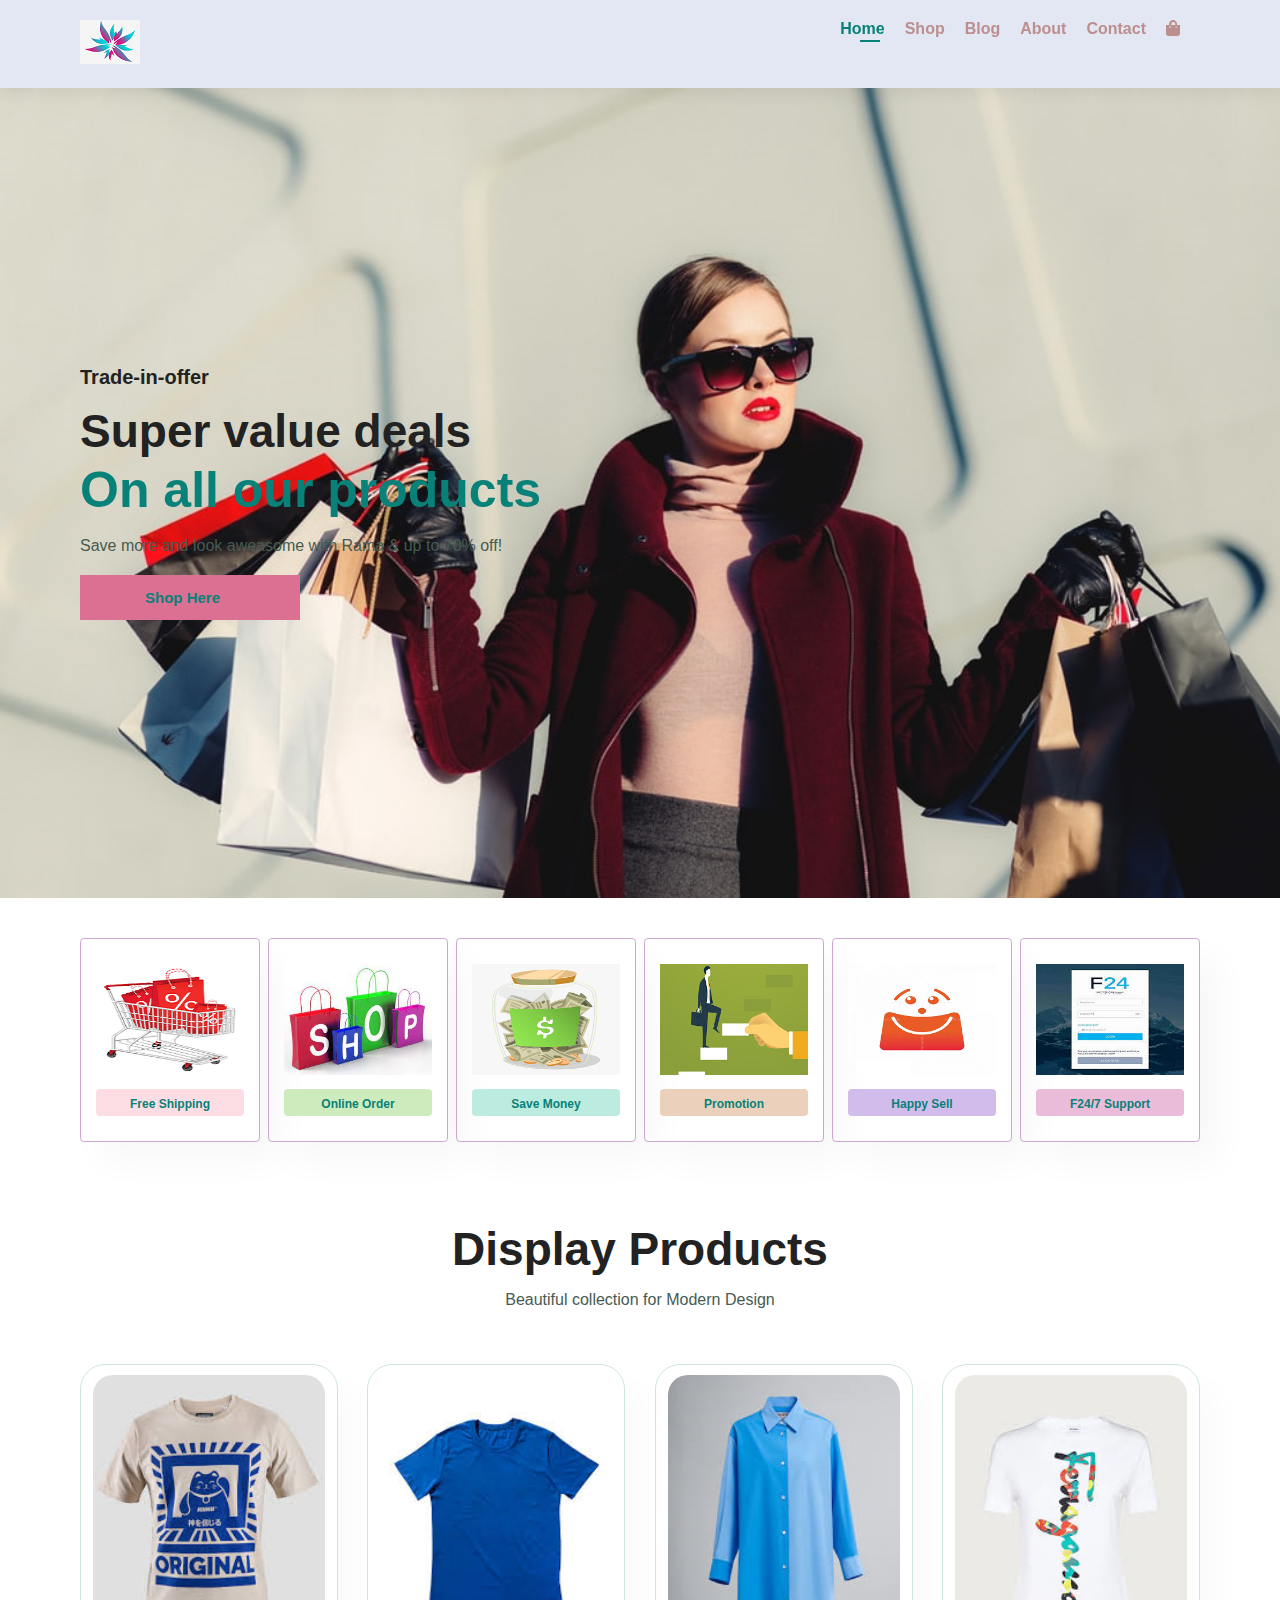
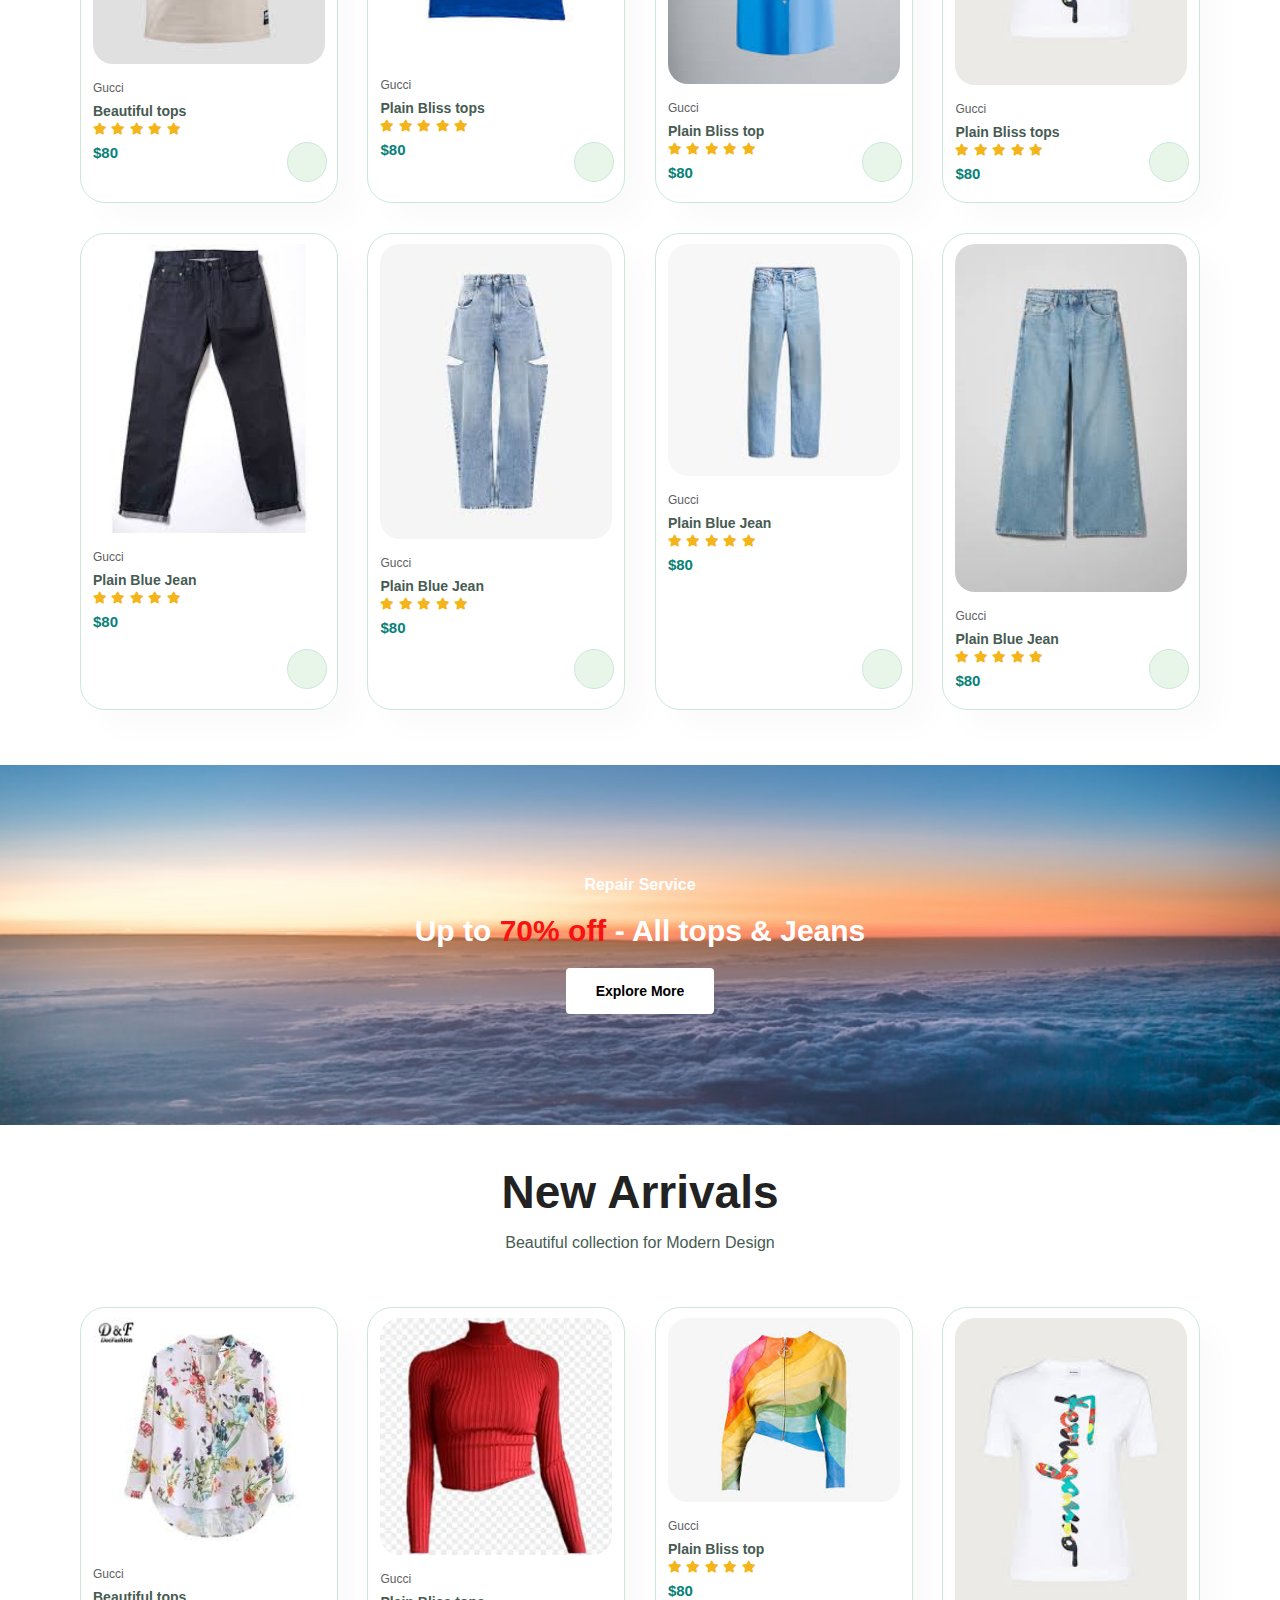
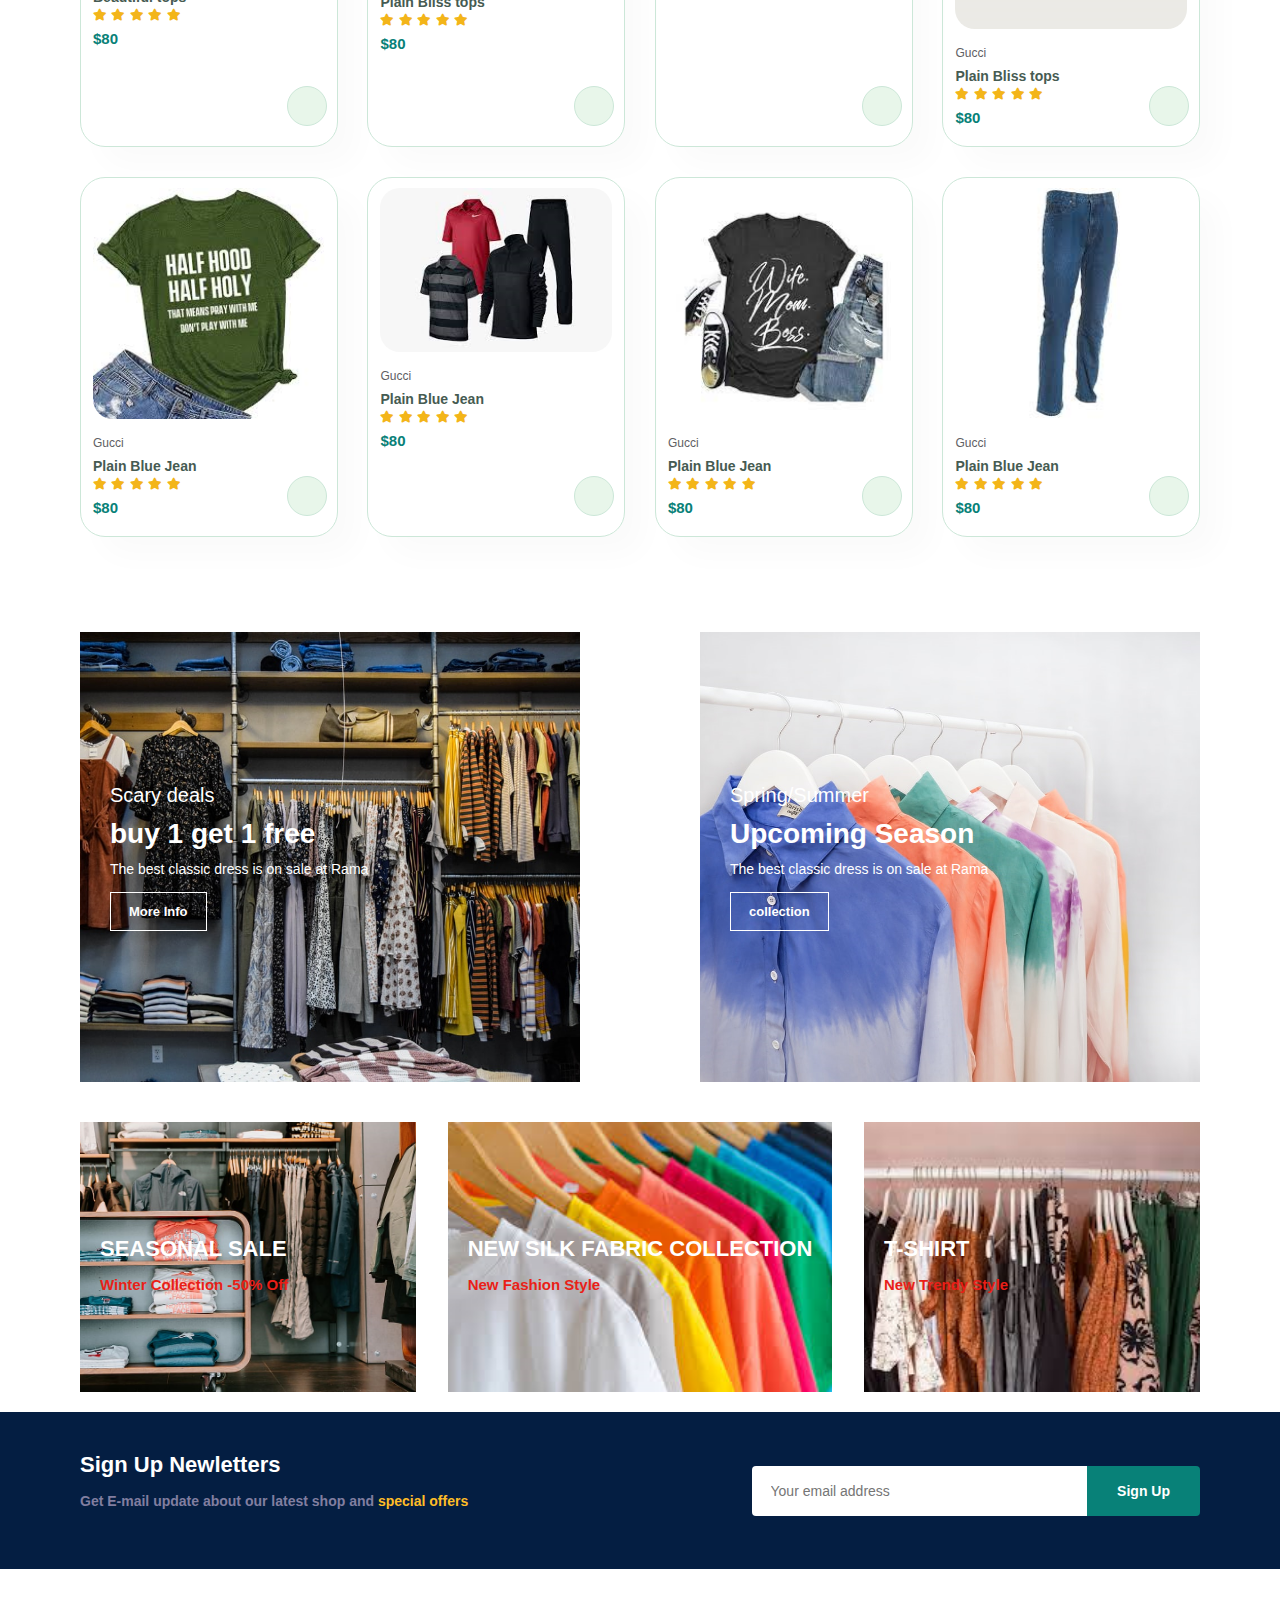
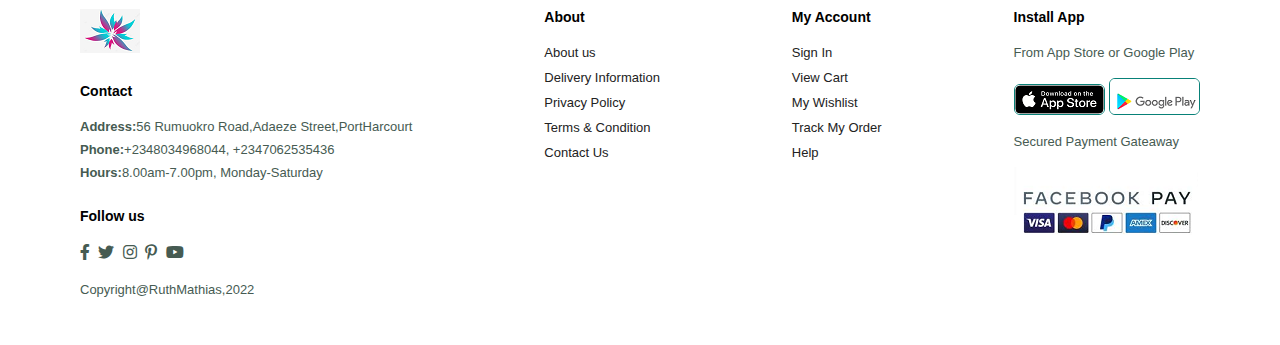
<file: index.html>
<!DOCTYPE html>
<html lang="en">
<head>
    <meta charset="UTF-8">
    <meta name="viewport" content="width=device-width, initial-scale=1.0">
    <title>Rama</title>
<link rel="stylesheet" href="https://pro.fontawesome.com/releases/v5.10.0/css/all.css"/>
<link rel="stylesheet" href="style.css">
</head>
<body>
    <section id="header">
<a href="#"><img src="images/logo.png"  class="logo"alt=""></a>

<div>
    <ul id="navbar">
        <li><a  class="active" href="index.html"> Home</a></li>
        <li><a href="shop.html"> Shop</a></li>
        <li><a href="blog.html"> Blog</a></li>
        <li><a href="about.html"> About</a></li>
        <li><a href="contact.html"> Contact</a></li>
        <li id="lg-bag"><a href="cart.html"> <i class="fas fa-shopping-bag"></i></a></li>
        <a href="#" id="close"> <i class="fas fa-times"></i></a>
    </ul>
</div>
<div id="mobile">
     <a href="cart.html"> <i class="fas fa-shopping-bag"></i></a>
     <i id="bar" class="fas fa-outdent"></i>
</div>
    </section>

    <section id="hero">
        <h3>Trade-in-offer</h3>
        <h2>Super value deals</h2>
        <h1>On all our products</h1>
        <p>Save more and look aweasome with Rama & up to 70% off!</p>
        <button>Shop Here</button>
    </section>

    <section id="feature" class="section-p1">
         <div class="fe-box">
            <img src="images/images.png" alt="">
            <h4>Free Shipping</h4>
         </div>
         <div class="fe-box">
            <img src="images/order-2.png" alt="">
            <h4>Online Order</h4>
         </div>
         <div class="fe-box">
            <img src="images/money-2.png" alt="">
            <h4>Save Money</h4>
         </div>
         <div class="fe-box">
            <img src="images/pro-4.png" alt="">
            <h4>Promotion</h4>
         </div>
         <div class="fe-box">
            <img src="images/happy.png" alt="">
            <h4>Happy Sell</h4>
         </div>
         <div class="fe-box">
            <img src="images/f-1.png" alt="">
            <h4>F24/7 Support</h4>
         </div>
    </section>

    <section id="product1" class="section-p1">
         <h2> Display Products</h2>
         <p>Beautiful collection for Modern Design </p>
            <div class="pro-container">
                <div class="pro">
                   <img src="images/gen-4.png" alt=""> 
                   <div class="des">
                       <span>Gucci</span>
                       <h5>Beautiful tops</h5>
                       <div class="star">
                           <i class="fas fa-star"></i>
                           <i class="fas fa-star"></i>
                           <i class="fas fa-star"></i>
                           <i class="fas fa-star"></i>
                           <i class="fas fa-star"></i>
                       </div>
                       <h4>$80</h4>
                   </div>
                   <a href="#"><i class="fas fa-shopping-cart  cart"></i></a>
                </div>

                <div class="pro">
                    <img src="images/gen.png" alt=""> 
                    <div class="des">
                        <span>Gucci</span>
                        <h5>Plain Bliss tops</h5>
                        <div class="star">
                            <i class="fas fa-star"></i>
                            <i class="fas fa-star"></i>
                            <i class="fas fa-star"></i>
                            <i class="fas fa-star"></i>
                            <i class="fas fa-star"></i>
                        </div>
                        <h4>$80</h4>
                    </div>
                    <a href="#"><i class="fas fa-shopping-cart  cart"></i></a>
                 </div>
                 <div class="pro">
                    <img src="images/gen-3.png" alt=""> 
                    <div class="des">
                        <span>Gucci</span>
                        <h5>Plain Bliss top</h5>
                        <div class="star">
                            <i class="fas fa-star"></i>
                            <i class="fas fa-star"></i>
                            <i class="fas fa-star"></i>
                            <i class="fas fa-star"></i>
                            <i class="fas fa-star"></i>
                        </div>
                        <h4>$80</h4>
                    </div>
                    <a href="#"><i class="fas fa-shopping-cart  cart"></i></a>
                 </div>
                 <div class="pro">
                    <img src="images/gen-5.png" alt=""> 
                    <div class="des">
                        <span>Gucci</span>
                        <h5>Plain Bliss tops</h5>
                        <div class="star">
                            <i class="fas fa-star"></i>
                            <i class="fas fa-star"></i>
                            <i class="fas fa-star"></i>
                            <i class="fas fa-star"></i>
                            <i class="fas fa-star"></i>
                        </div>
                        <h4>$80</h4>
                    </div>
                    <a href="#"><i class="fas fa-shopping-cart  cart"></i></a>
                 </div>
                 <div class="pro">
                    <img src="images/jean-2.png" alt=""> 
                    <div class="des">
                        <span>Gucci</span>
                        <h5>Plain Blue Jean</h5>
                        <div class="star">
                            <i class="fas fa-star"></i>
                            <i class="fas fa-star"></i>
                            <i class="fas fa-star"></i>
                            <i class="fas fa-star"></i>
                            <i class="fas fa-star"></i>
                        </div>
                        <h4>$80</h4>
                    </div>
                    <a href="#"><i class="fas fa-shopping-cart  cart"></i></a>
                 </div>

                 <div class="pro">
                    <img src="images/jean-3.png" alt=""> 
                    <div class="des">
                        <span>Gucci</span>
                        <h5>Plain Blue Jean</h5>
                        <div class="star">
                            <i class="fas fa-star"></i>
                            <i class="fas fa-star"></i>
                            <i class="fas fa-star"></i>
                            <i class="fas fa-star"></i>
                            <i class="fas fa-star"></i>
                        </div>
                        <h4>$80</h4>
                    </div>
                    <a href="#"><i class="fas fa-shopping-cart  cart"></i></a>
                 </div>

                 <div class="pro">
                    <img src="images/jean-5.png" alt=""> 
                    <div class="des">
                        <span>Gucci</span>
                        <h5>Plain Blue Jean</h5>
                        <div class="star">
                            <i class="fas fa-star"></i>
                            <i class="fas fa-star"></i>
                            <i class="fas fa-star"></i>
                            <i class="fas fa-star"></i>
                            <i class="fas fa-star"></i>
                        </div>
                        <h4>$80</h4>
                    </div>
                    <a href="#"><i class="fas fa-shopping-cart  cart"></i></a>
                 </div>

                 <div class="pro">
                    <img src="images/jean-6.png" alt=""> 
                    <div class="des">
                        <span>Gucci</span>
                        <h5>Plain Blue Jean</h5>
                        <div class="star">
                            <i class="fas fa-star"></i>
                            <i class="fas fa-star"></i>
                            <i class="fas fa-star"></i>
                            <i class="fas fa-star"></i>
                            <i class="fas fa-star"></i>
                        </div>
                        <h4>$80</h4>
                    </div>
                    <a href="#"><i class="fas fa-shopping-cart  cart"></i></a>
                 </div>

                
            </div>


    </section>
    
    <section id="banner" class="section-m1">
       <h4>Repair Service</h4>
       <h2>Up to <span>70% off</span> - All tops & Jeans</h2>
       <button class="normal">Explore More</button>
    </section>

    <section id="product1" class="section-p1">
        <h2> New Arrivals</h2>
        <p>Beautiful collection for Modern Design </p>
           <div class="pro-container">
               <div class="pro">
                  <img src="images/gen-2.png" alt=""> 
                  <div class="des">
                      <span>Gucci</span>
                      <h5>Beautiful tops</h5>
                      <div class="star">
                          <i class="fas fa-star"></i>
                          <i class="fas fa-star"></i>
                          <i class="fas fa-star"></i>
                          <i class="fas fa-star"></i>
                          <i class="fas fa-star"></i>
                      </div>
                      <h4>$80</h4>
                  </div>
                  <a href="#"><i class="fas fa-shopping-cart  cart"></i></a>
               </div>

               <div class="pro">
                   <img src="images/top.png" alt=""> 
                   <div class="des">
                       <span>Gucci</span>
                       <h5>Plain Bliss tops</h5>
                       <div class="star">
                           <i class="fas fa-star"></i>
                           <i class="fas fa-star"></i>
                           <i class="fas fa-star"></i>
                           <i class="fas fa-star"></i>
                           <i class="fas fa-star"></i>
                       </div>
                       <h4>$80</h4>
                   </div>
                   <a href="#"><i class="fas fa-shopping-cart  cart"></i></a>
                </div>
                <div class="pro">
                   <img src="images/top-2.png" alt=""> 
                   <div class="des">
                       <span>Gucci</span>
                       <h5>Plain Bliss top</h5>
                       <div class="star">
                           <i class="fas fa-star"></i>
                           <i class="fas fa-star"></i>
                           <i class="fas fa-star"></i>
                           <i class="fas fa-star"></i>
                           <i class="fas fa-star"></i>
                       </div>
                       <h4>$80</h4>
                   </div>
                   <a href="#"><i class="fas fa-shopping-cart  cart"></i></a>
                </div>
                <div class="pro">
                   <img src="images/gen-5.png" alt=""> 
                   <div class="des">
                       <span>Gucci</span>
                       <h5>Plain Bliss tops</h5>
                       <div class="star">
                           <i class="fas fa-star"></i>
                           <i class="fas fa-star"></i>
                           <i class="fas fa-star"></i>
                           <i class="fas fa-star"></i>
                           <i class="fas fa-star"></i>
                       </div>
                       <h4>$80</h4>
                   </div>
                   <a href="#"><i class="fas fa-shopping-cart  cart"></i></a>
                </div>
                <div class="pro">
                   <img src="images/an-2.png" alt=""> 
                   <div class="des">
                       <span>Gucci</span>
                       <h5>Plain Blue Jean</h5>
                       <div class="star">
                           <i class="fas fa-star"></i>
                           <i class="fas fa-star"></i>
                           <i class="fas fa-star"></i>
                           <i class="fas fa-star"></i>
                           <i class="fas fa-star"></i>
                       </div>
                       <h4>$80</h4>
                   </div>
                   <a href="#"><i class="fas fa-shopping-cart  cart"></i></a>
                </div>

                <div class="pro">
                   <img src="images/an-3.png" alt=""> 
                   <div class="des">
                       <span>Gucci</span>
                       <h5>Plain Blue Jean</h5>
                       <div class="star">
                           <i class="fas fa-star"></i>
                           <i class="fas fa-star"></i>
                           <i class="fas fa-star"></i>
                           <i class="fas fa-star"></i>
                           <i class="fas fa-star"></i>
                       </div>
                       <h4>$80</h4>
                   </div>
                   <a href="#"><i class="fas fa-shopping-cart  cart"></i></a>
                </div>

                <div class="pro">
                   <img src="images/an.png" alt=""> 
                   <div class="des">
                       <span>Gucci</span>
                       <h5>Plain Blue Jean</h5>
                       <div class="star">
                           <i class="fas fa-star"></i>
                           <i class="fas fa-star"></i>
                           <i class="fas fa-star"></i>
                           <i class="fas fa-star"></i>
                           <i class="fas fa-star"></i>
                       </div>
                       <h4>$80</h4>
                   </div>
                   <a href="#"><i class="fas fa-shopping-cart  cart"></i></a>
                </div>

                <div class="pro">
                   <img src="images/jean-7.png" alt=""> 
                   <div class="des">
                       <span>Gucci</span>
                       <h5>Plain Blue Jean</h5>
                       <div class="star">
                           <i class="fas fa-star"></i>
                           <i class="fas fa-star"></i>
                           <i class="fas fa-star"></i>
                           <i class="fas fa-star"></i>
                           <i class="fas fa-star"></i>
                       </div>
                       <h4>$80</h4>
                   </div>
                   <a href="#"><i class="fas fa-shopping-cart  cart"></i></a>
                </div>

               
           </div>


   </section>

   <section id="sm-banner" class="section-p1">
       <div class="banner-box">
           <h4>Scary deals</h4>
           <h2>buy 1 get 1 free</h2>
           <span>The best classic dress is on sale at Rama</span>
           <button class="white">More Info</button>
       </div>

       <div class="banner-box  banner-box2">
        <h4>Spring/Summer</h4>
        <h2>Upcoming Season</h2>
        <span>The best classic dress is on sale at Rama</span>
        <button  class="white">collection</button>
    </div>
   </section>

   <section id="banner3">
    <div class="banner-box">
        <h2>SEASONAL SALE</h2>
        <h3>Winter Collection -50% Off</h3>
    </div>
    <div class="banner-box banner-box2">
        <h2>NEW SILK FABRIC COLLECTION</h2>
        <h3>New Fashion Style</h3>
    </div>
    <div class="banner-box banner-box3">
        <h2>T-SHIRT</h2>
        <h3>New Trendy Style</h3>
    </div>
   </section>

   <section id="newletter" class="section-p1 ">
       <div class="newstext">
           <h4>Sign Up Newletters</h4>
           <p>Get E-mail update about our latest shop and <span>special offers</span>
           </p>
       </div>
       <div class="form">
           <input type="text" placeholder="Your email address">
           <button class="normal">Sign Up</button>
       </div>
   </section>

   <footer class="section-p1">
       <div class="col">
           <img class="logo" src="images/logo.png" alt="">
           <h4>Contact</h4>
           <p><strong>Address:</strong>56 Rumuokro Road,Adaeze Street,PortHarcourt</p>
           <p><strong>Phone:</strong>+2348034968044, +2347062535436</p>
           <p><strong>Hours:</strong>8.00am-7.00pm, Monday-Saturday</p>
           <div class="follow">
               <h4>Follow us</h4>
               <div class="icon">
                   <i class=" fab fa-facebook-f "></i>
                   <i class=" fab fa-twitter "></i>
                   <i class=" fab fa-instagram "></i>
                   <i class=" fab fa-pinterest-p "></i>
                   <i class=" fab fa-youtube"></i>
               </div>
           </div>
       </div>

       <div class="col">
           <h4>About</h4>
           <a href="#">About us</a>
           <a href="#">Delivery Information</a>
           <a href="#">Privacy Policy</a>
           <a href="#">Terms & Condition</a>
           <a href="#">Contact Us</a>
       </div>

       <div class="col">
        <h4>My Account</h4>
        <a href="#">Sign In</a>
        <a href="#">View Cart</a>
        <a href="#">My Wishlist</a>
        <a href="#">Track My Order</a>
        <a href="#">Help</a>
    </div>

    <div class="col  install">
        <h4>Install App</h4>
        <p>From App Store or Google Play</p>
        <div class="row">
            <img src="images/app.png" alt="">
            <img src="images/gapp.png" alt="">
        </div>
        <p>Secured Payment Gateaway</p>
        <img src="images/visa.png" alt="">
    </div>

    <div class="copyright">
        <p>Copyright@RuthMathias,2022</p>
    </div>

   </footer>



   <script src="app.js"></script>
</body>

</html>
</file>
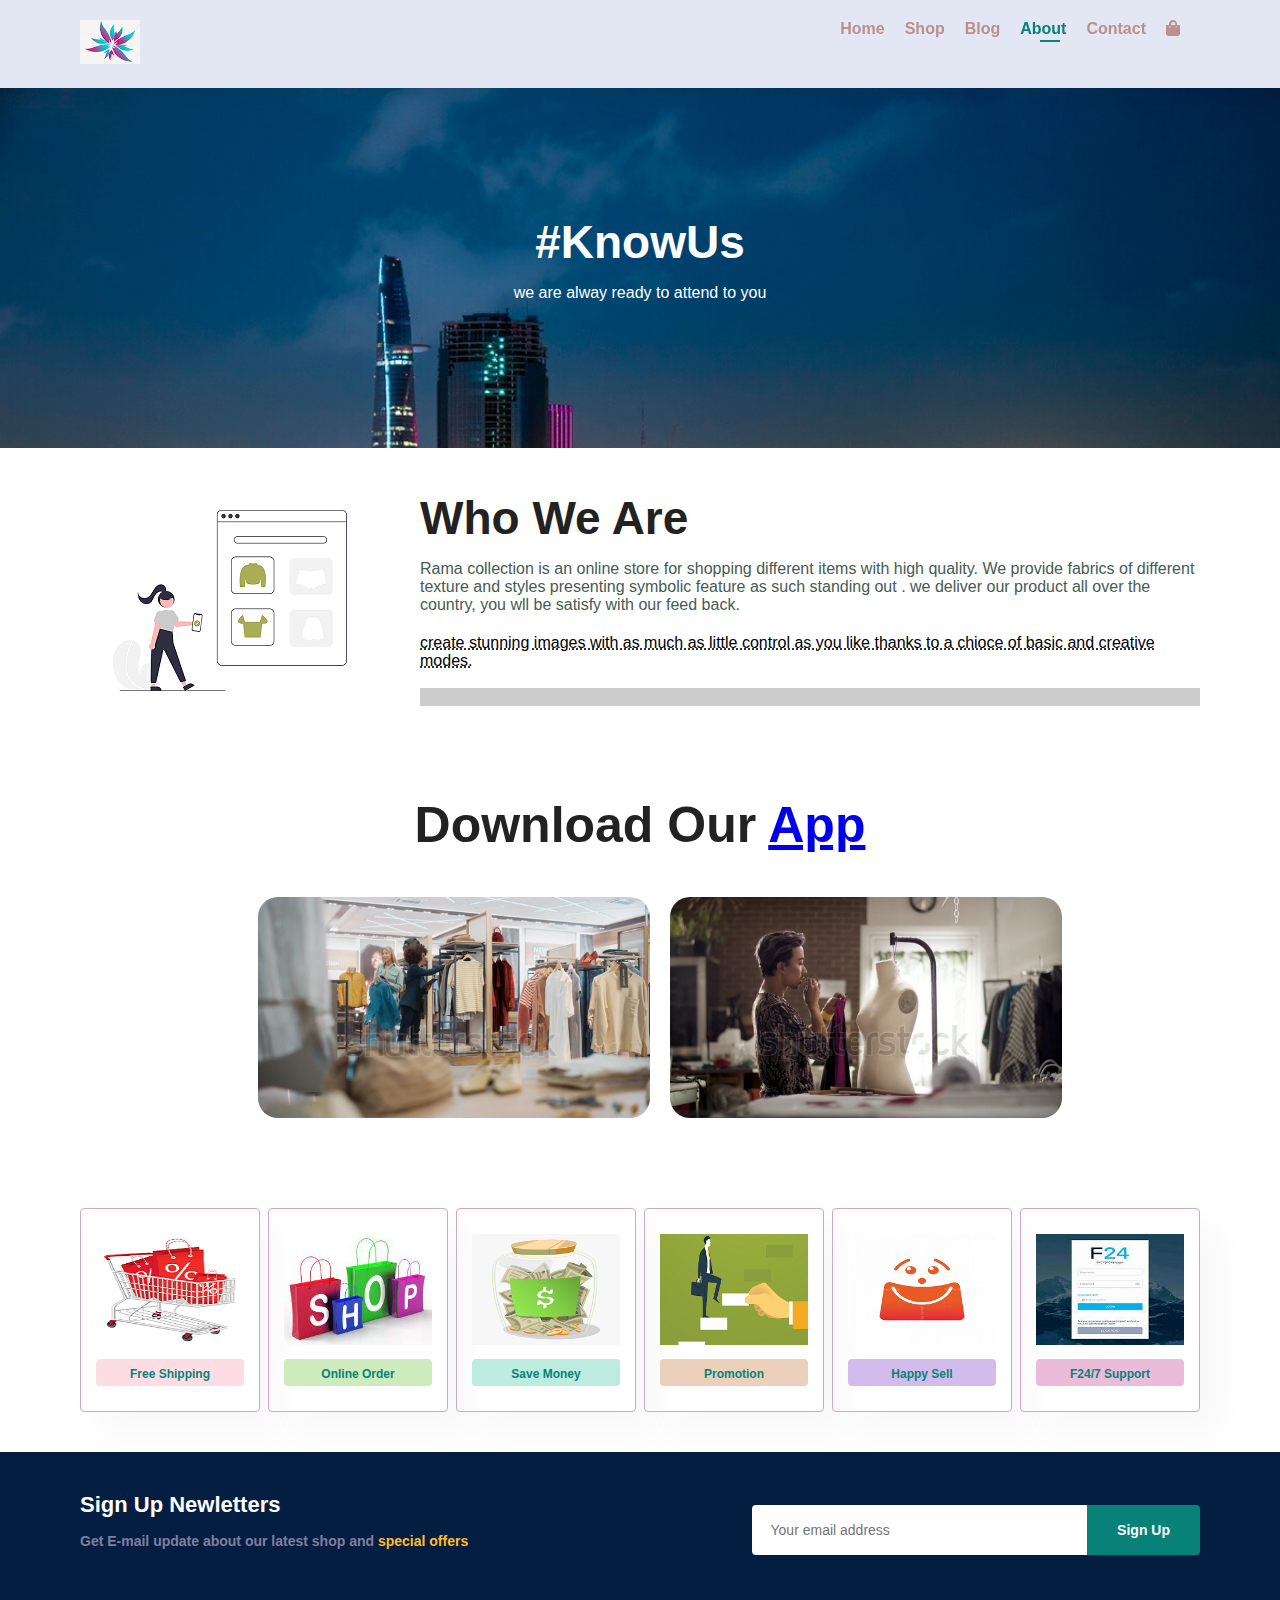
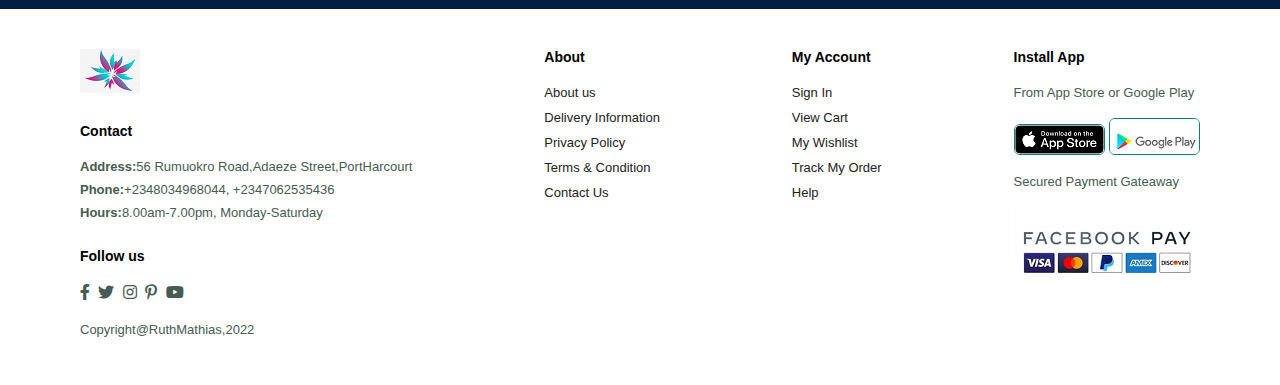
<file: about.html>
<!DOCTYPE html>
<html lang="en">
<head>
    <meta charset="UTF-8">
    <meta name="viewport" content="width=device-width, initial-scale=1.0">
    <title>Rama</title>
<link rel="stylesheet" href="https://pro.fontawesome.com/releases/v5.10.0/css/all.css"/>
<link rel="stylesheet" href="style.css">
</head>
<body>
    <section id="header">
<a href="#"><img src="images/logo.png"  class="logo"alt=""></a>

<div>
    <ul id="navbar">
        <li><a href="index.html"> Home</a></li>
        <li><a  href="shop.html"> Shop</a></li>
        <li><a href="blog.html"> Blog</a></li>
        <li><a   class="active"href="about.html"> About</a></li>
        <li><a href="contact.html"> Contact</a></li>
        <li id="lg-bag"><a href="cart.html"> <i class="fas fa-shopping-bag"></i></a></li>
        <a href="#" id="close"> <i class="fas fa-times"></i></a>
    </ul>
</div>
<div id="mobile">
     <a href="cart.html"> <i class="fas fa-shopping-bag"></i></a>
     <i id="bar" class="fas fa-outdent"></i>
</div>
    </section>

    <section id="page-header" class="about-header">
      
        <h2>#KnowUs</h2>

        <p>we are alway ready to attend to you</p>
       
    </section>

    <section id="about-head" class="section-p1">
        <img src="images/a6.png" alt="">
        <div>
            <h2>Who We Are</h2>
            <p> Rama collection is an online store for shopping different items with 
                high quality. We provide fabrics of different texture and styles presenting symbolic feature
                as such standing out . we deliver our product all over the country, you wll be satisfy with our feed back.
            </p>
            <abbr title="">create stunning images with as much as little control as you 
                like thanks to a chioce of basic and creative modes.</abbr>

                <br><br>
                <marquee bgColor="#ccc" loop="1" scrollamount="5" width="100%">create stunning images with as much as little control as you 
                    like thanks to a chioce of basic and creative modes.</marquee>
        </div>

    </section>
 
    <section id="about-app" class="section-p1">
        <h1>Download Our <a href="#">App</a></h1>
        <div class="video">
            <video  autoplay muted loop src="images/abt-vide.mp4"></video>
            <video  autoplay muted loop src="images/abt-video.mp4"></video>
        </div>

    </section>


    <section id="feature" class="section-p1">
        <div class="fe-box">
           <img src="images/images.png" alt="">
           <h4>Free Shipping</h4>
        </div>
        <div class="fe-box">
           <img src="images/order-2.png" alt="">
           <h4>Online Order</h4>
        </div>
        <div class="fe-box">
           <img src="images/money-2.png" alt="">
           <h4>Save Money</h4>
        </div>
        <div class="fe-box">
           <img src="images/pro-4.png" alt="">
           <h4>Promotion</h4>
        </div>
        <div class="fe-box">
           <img src="images/happy.png" alt="">
           <h4>Happy Sell</h4>
        </div>
        <div class="fe-box">
           <img src="images/f-1.png" alt="">
           <h4>F24/7 Support</h4>
        </div>
   </section>
   <section id="newletter" class="section-p1 ">
    <div class="newstext">
        <h4>Sign Up Newletters</h4>
        <p>Get E-mail update about our latest shop and <span>special offers</span>
        </p>
    </div>
    <div class="form">
        <input type="text" placeholder="Your email address">
        <button class="normal">Sign Up</button>
    </div>
</section>
   

   <footer class="section-p1">
       <div class="col">
           <img class="logo" src="images/logo.png" alt="">
           <h4>Contact</h4>
           <p><strong>Address:</strong>56 Rumuokro Road,Adaeze Street,PortHarcourt</p>
           <p><strong>Phone:</strong>+2348034968044, +2347062535436</p>
           <p><strong>Hours:</strong>8.00am-7.00pm, Monday-Saturday</p>
           <div class="follow">
               <h4>Follow us</h4>
               <div class="icon">
                   <i class=" fab fa-facebook-f "></i>
                   <i class=" fab fa-twitter "></i>
                   <i class=" fab fa-instagram "></i>
                   <i class=" fab fa-pinterest-p "></i>
                   <i class=" fab fa-youtube"></i>
               </div>
           </div>
       </div>

       <div class="col">
           <h4>About</h4>
           <a href="#">About us</a>
           <a href="#">Delivery Information</a>
           <a href="#">Privacy Policy</a>
           <a href="#">Terms & Condition</a>
           <a href="#">Contact Us</a>
       </div>

       <div class="col">
        <h4>My Account</h4>
        <a href="#">Sign In</a>
        <a href="#">View Cart</a>
        <a href="#">My Wishlist</a>
        <a href="#">Track My Order</a>
        <a href="#">Help</a>
    </div>

    <div class="col  install">
        <h4>Install App</h4>
        <p>From App Store or Google Play</p>
        <div class="row">
            <img src="images/app.png" alt="">
            <img src="images/gapp.png" alt="">
        </div>
        <p>Secured Payment Gateaway</p>
        <img src="images/visa.png" alt="">
    </div>

    <div class="copyright">
        <p>Copyright@RuthMathias,2022</p>
    </div>

   </footer>



   <script src="app.js"></script>
</body>

</html>
</file>
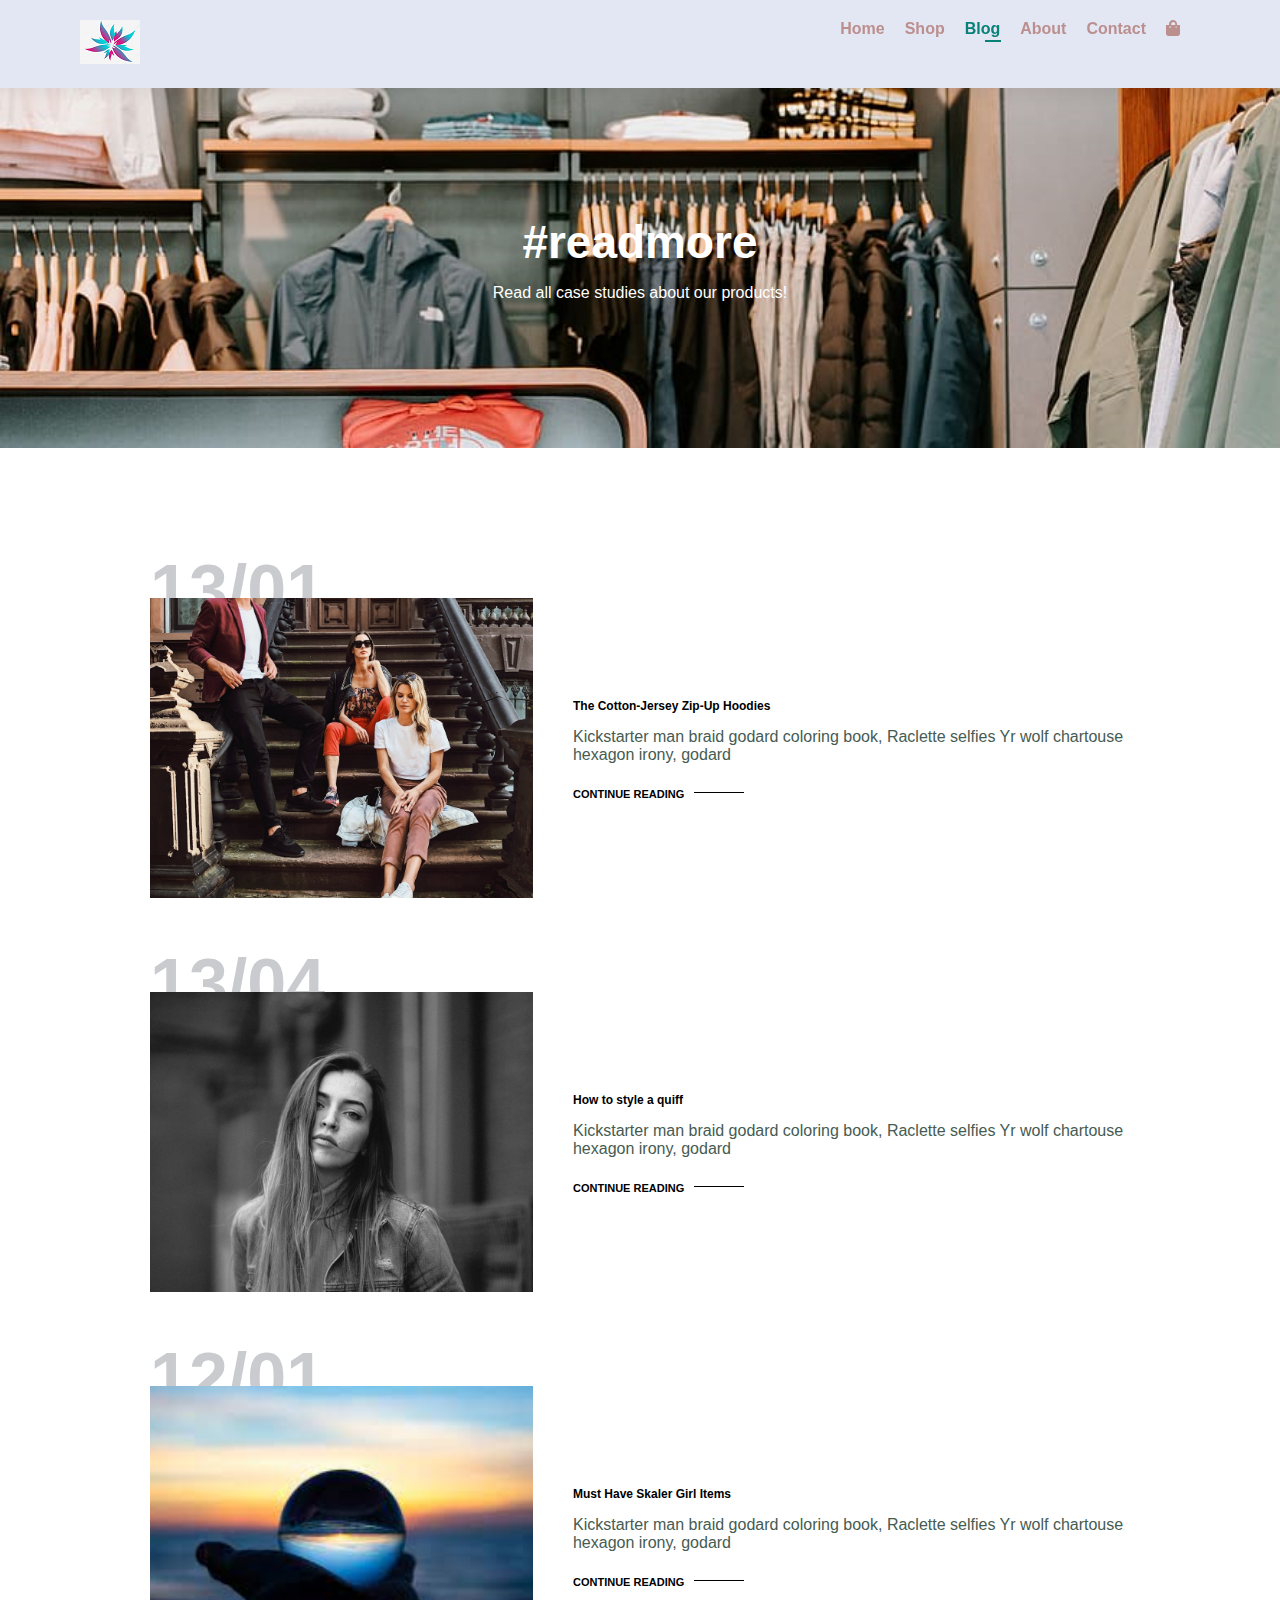
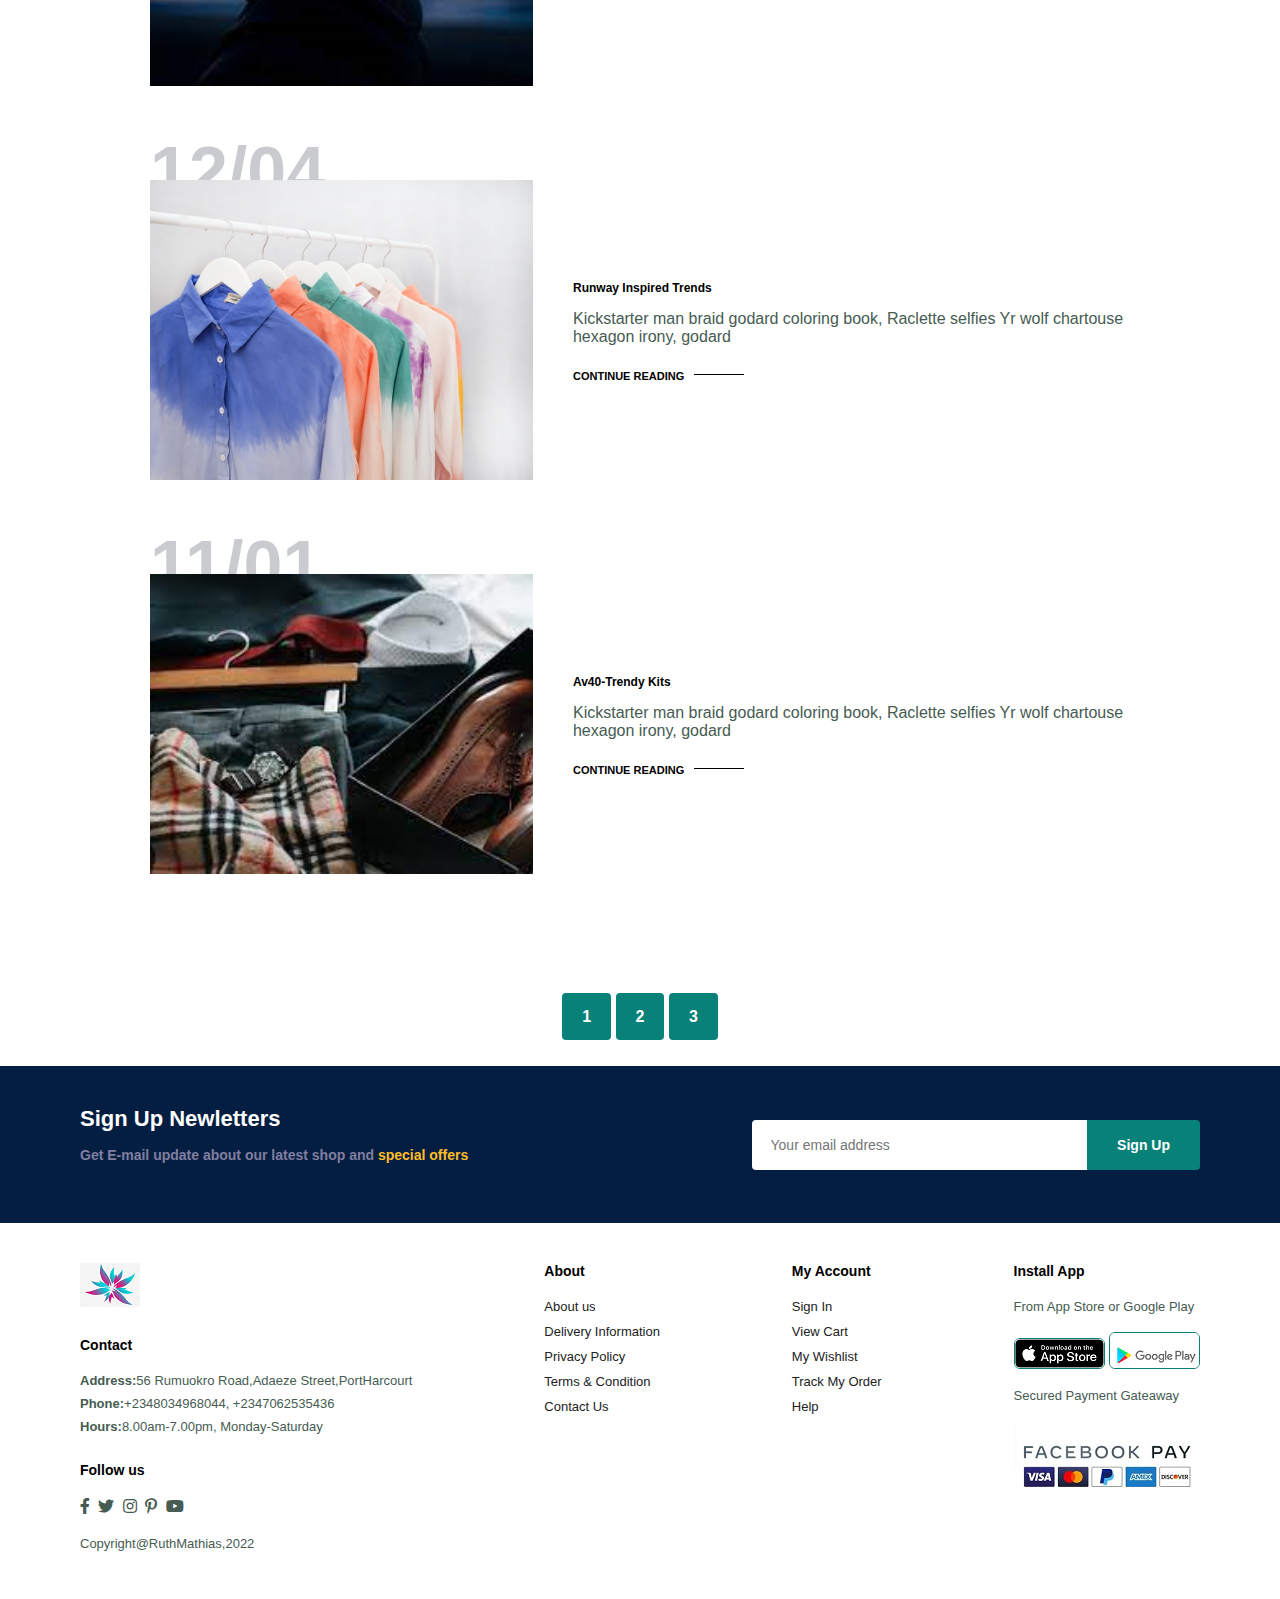
<file: blog.html>
<!DOCTYPE html>
<html lang="en">
<head>
    <meta charset="UTF-8">
    <meta name="viewport" content="width=device-width, initial-scale=1.0">
    <title>Rama</title>
<link rel="stylesheet" href="https://pro.fontawesome.com/releases/v5.10.0/css/all.css"/>
<link rel="stylesheet" href="style.css">
</head>
<body>
    <section id="header">
<a href="#"><img src="images/logo.png"  class="logo"alt=""></a>

<div>
    <ul id="navbar">
        <li><a href="index.html"> Home</a></li>
        <li><a  href="shop.html"> Shop</a></li>
        <li><a class="active" href="blog.html"> Blog</a></li>
        <li><a href="about.html"> About</a></li>
        <li><a href="contact.html"> Contact</a></li>
        <li id="lg-bag"><a href="cart.html"> <i class="fas fa-shopping-bag"></i></a></li>
        <a href="#" id="close"> <i class="fas fa-times"></i></a>
    </ul>
</div>
<div id="mobile">
     <a href="cart.html"> <i class="fas fa-shopping-bag"></i></a>
     <i id="bar" class="fas fa-outdent"></i>
</div>
    </section>

    <section id="page-header" class="blog-header">
      
        <h2>#readmore</h2>

        <p>Read all case studies about our products!</p>
       
    </section>

    <section id="blog">
       <div class="blog-box">
           <div class="blog-img">
               <img src="images/ban-6.png" alt="">
           </div>
           <div class="blog-details">
               <h4>The Cotton-Jersey Zip-Up Hoodies</h4>
               <P>Kickstarter man braid godard coloring book,
                 Raclette selfies Yr wolf chartouse hexagon irony, godard</P>
                   <a href="#">CONTINUE READING</a>
           </div>
           <h1>13/01</h1>
       </div>
       <div class="blog-box">
        <div class="blog-img">
            <img src="images/ban-7.png" alt="">
        </div>
        <div class="blog-details">
            <h4>How to style a quiff</h4>
            <P>Kickstarter man braid godard coloring book,
              Raclette selfies Yr wolf chartouse hexagon irony, godard</P>
                <a href="#">CONTINUE READING</a>
        </div>
        <h1>13/04</h1>
    </div>
    <div class="blog-box">
        <div class="blog-img">
            <img src="images/ban-8.png" alt="">
        </div>
        <div class="blog-details">
            <h4>Must Have Skaler Girl Items</h4>
            <P>Kickstarter man braid godard coloring book,
              Raclette selfies Yr wolf chartouse hexagon irony, godard</P>
                <a href="#">CONTINUE READING</a>
        </div>
        <h1>12/01</h1>
    </div>
    <div class="blog-box">
        <div class="blog-img">
            <img src="images/ban-5.png" alt="">
        </div>
        <div class="blog-details">
            <h4>Runway Inspired Trends</h4>
            <P>Kickstarter man braid godard coloring book,
              Raclette selfies Yr wolf chartouse hexagon irony, godard</P>
                <a href="#">CONTINUE READING</a>
        </div>
        <h1>12/04</h1>
    </div>
    <div class="blog-box">
        <div class="blog-img">
            <img src="images/ban-9.png" alt="">
        </div>
        <div class="blog-details">
            <h4>Av40-Trendy Kits</h4>
            <P>Kickstarter man braid godard coloring book,
              Raclette selfies Yr wolf chartouse hexagon irony, godard</P>
                <a href="#">CONTINUE READING</a>
        </div>
        <h1>11/01</h1>
    </div>
    </section>
   <section id="pagination" class="section-p1">
       <a href="#">1</a>
       <a href="#">2</a>
       <a href="#"><i class="fas fa-log-arrow"></i>3</a>
   </section>

   
   <section id="newletter" class="section-p1 ">
       <div class="newstext">
           <h4>Sign Up Newletters</h4>
           <p>Get E-mail update about our latest shop and <span>special offers</span>
           </p>
       </div>
       <div class="form">
           <input type="text" placeholder="Your email address">
           <button class="normal">Sign Up</button>
       </div>
   </section>

   <footer class="section-p1">
       <div class="col">
           <img class="logo" src="images/logo.png" alt="">
           <h4>Contact</h4>
           <p><strong>Address:</strong>56 Rumuokro Road,Adaeze Street,PortHarcourt</p>
           <p><strong>Phone:</strong>+2348034968044, +2347062535436</p>
           <p><strong>Hours:</strong>8.00am-7.00pm, Monday-Saturday</p>
           <div class="follow">
               <h4>Follow us</h4>
               <div class="icon">
                   <i class=" fab fa-facebook-f "></i>
                   <i class=" fab fa-twitter "></i>
                   <i class=" fab fa-instagram "></i>
                   <i class=" fab fa-pinterest-p "></i>
                   <i class=" fab fa-youtube"></i>
               </div>
           </div>
       </div>

       <div class="col">
           <h4>About</h4>
           <a href="#">About us</a>
           <a href="#">Delivery Information</a>
           <a href="#">Privacy Policy</a>
           <a href="#">Terms & Condition</a>
           <a href="#">Contact Us</a>
       </div>

       <div class="col">
        <h4>My Account</h4>
        <a href="#">Sign In</a>
        <a href="#">View Cart</a>
        <a href="#">My Wishlist</a>
        <a href="#">Track My Order</a>
        <a href="#">Help</a>
    </div>

    <div class="col  install">
        <h4>Install App</h4>
        <p>From App Store or Google Play</p>
        <div class="row">
            <img src="images/app.png" alt="">
            <img src="images/gapp.png" alt="">
        </div>
        <p>Secured Payment Gateaway</p>
        <img src="images/visa.png" alt="">
    </div>

    <div class="copyright">
        <p>Copyright@RuthMathias,2022</p>
    </div>

   </footer>



   <script src="app.js"></script>
</body>

</html>
</file>
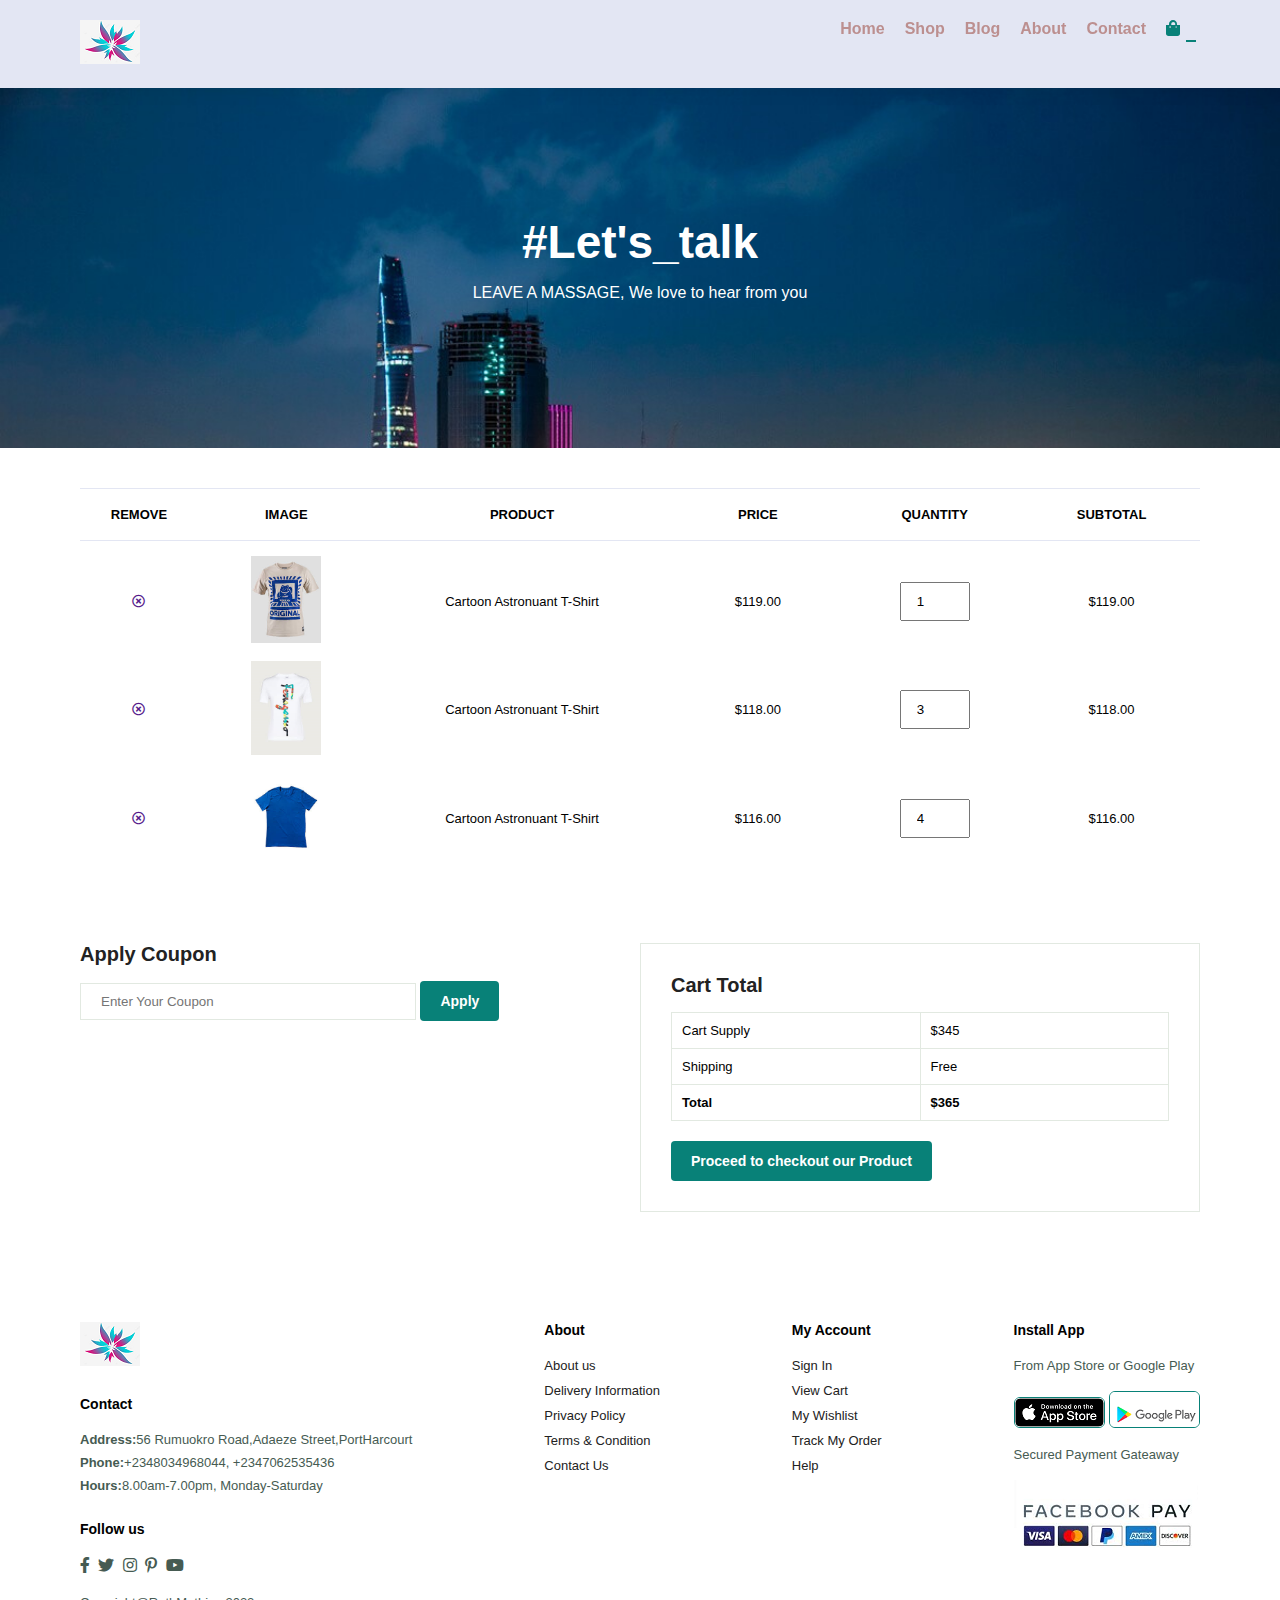
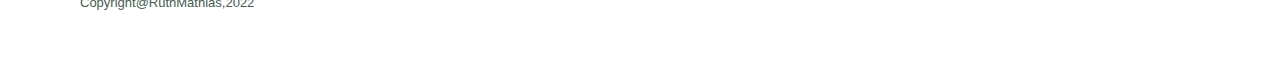
<file: cart.html>
<!DOCTYPE html>
<html lang="en">
<head>
    <meta charset="UTF-8">
    <meta name="viewport" content="width=device-width, initial-scale=1.0">
    <title>Rama</title>
<link rel="stylesheet" href="https://pro.fontawesome.com/releases/v5.10.0/css/all.css"/>
<link rel="stylesheet" href="style.css">
</head>
<body>
    <section id="header">
<a href="#"><img src="images/logo.png"  class="logo"alt=""></a>

<div>
    <ul id="navbar">
        <li><a href="index.html"> Home</a></li>
        <li><a  href="shop.html"> Shop</a></li>
        <li><a href="blog.html"> Blog</a></li>
        <li><a  href="about.html"> About</a></li>
        <li><a  href="contact.html"> Contact</a></li>
        <li id="lg-bag"><a  class="active" href="cart.html"> <i class="fas fa-shopping-bag"></i></a></li>
        <a href="#" id="close"> <i class="fas fa-times"></i></a>
    </ul>
</div>
<div id="mobile">
     <a href="cart.html"> <i class="fas fa-shopping-bag"></i></a>
     <i id="bar" class="fas fa-outdent"></i>
</div>
    </section>

    <section id="page-header" class="about-header">
      
        <h2>#Let's_talk</h2>

        <p>LEAVE A MASSAGE, We love to hear from you</p>
       
    </section>

    <section id="cart" class="section-p1">
        <table width="100%">
            <thead>
                <tr>
                    <td>Remove</td>
                    <td>Image</td>
                    <td>Product</td>
                    <td>Price</td>
                    <td>Quantity</td>
                    <td>Subtotal</td>
                </tr>
            </thead>
            <tbody>
          <tr>
            <td><a href=""><i class="far fa-times-circle"></i></a></td>
            <td><img src="images/gen-4.png" alt=""></td>
            <td>Cartoon Astronuant T-Shirt</td>
            <td>$119.00</td>
            <td><input type="number" value="1" id=""></td>
            <td>$119.00</td>
         </tr>
         <tr>
             <td><a href=""><i class="far fa-times-circle"></i></a></td>
             <td><img src="images/gen-5.png" alt=""></td>
             <td>Cartoon Astronuant T-Shirt</td>
             <td>$118.00</td>
             <td><input type="number" value="3" id=""></td>
             <td>$118.00</td>
         </tr>
         <tr>
             <td><a href=""><i class="far fa-times-circle"></i></a></td>
             <td><img src="images/gen.png" alt=""></td>
             <td>Cartoon Astronuant T-Shirt</td>
             <td>$116.00</td>
             <td><input type="number" value="4" id=""></td>
             <td>$116.00</td>
          </tr>
            </tbody>
        </table>
    </section>

   <section id="cart-add" class="section-p1" >
      <div id="coupon">
          <h3>Apply Coupon</h3>
          <div>
              <input type="text" placeholder="Enter Your Coupon">
              <button class="normal">Apply</button>
          </div>
      </div>
      <div id="subtotal"> 
         <h3>Cart Total</h3>
         <table>
             <tr>
                 <td>Cart Supply</td>
                 <td>$345</td>
             </tr>
             <tr>
                <td>Shipping</td>
                <td>Free</td>
            </tr>
            <tr>
                <td><strong>Total</strong></td>
                <td><strong>$365</strong></td>
            </tr>
         </table>
         <button class="normal">Proceed to checkout our Product</button>
      </div>
   </section>

   <footer class="section-p1">
       <div class="col">
           <img class="logo" src="images/logo.png" alt="">
           <h4>Contact</h4>
           <p><strong>Address:</strong>56 Rumuokro Road,Adaeze Street,PortHarcourt</p>
           <p><strong>Phone:</strong>+2348034968044, +2347062535436</p>
           <p><strong>Hours:</strong>8.00am-7.00pm, Monday-Saturday</p>
           <div class="follow">
               <h4>Follow us</h4>
               <div class="icon">
                   <i class=" fab fa-facebook-f "></i>
                   <i class=" fab fa-twitter "></i>
                   <i class=" fab fa-instagram "></i>
                   <i class=" fab fa-pinterest-p "></i>
                   <i class=" fab fa-youtube"></i>
               </div>
           </div>
       </div>

       <div class="col">
           <h4>About</h4>
           <a href="#">About us</a>
           <a href="#">Delivery Information</a>
           <a href="#">Privacy Policy</a>
           <a href="#">Terms & Condition</a>
           <a href="#">Contact Us</a>
       </div>

       <div class="col">
        <h4>My Account</h4>
        <a href="#">Sign In</a>
        <a href="#">View Cart</a>
        <a href="#">My Wishlist</a>
        <a href="#">Track My Order</a>
        <a href="#">Help</a>
    </div>

    <div class="col  install">
        <h4>Install App</h4>
        <p>From App Store or Google Play</p>
        <div class="row">
            <img src="images/app.png" alt="">
            <img src="images/gapp.png" alt="">
        </div>
        <p>Secured Payment Gateaway</p>
        <img src="images/visa.png" alt="">
    </div>

    <div class="copyright">
        <p>Copyright@RuthMathias,2022</p>
    </div>

   </footer>



   <script src="app.js"></script>
</body>

</html>
</file>
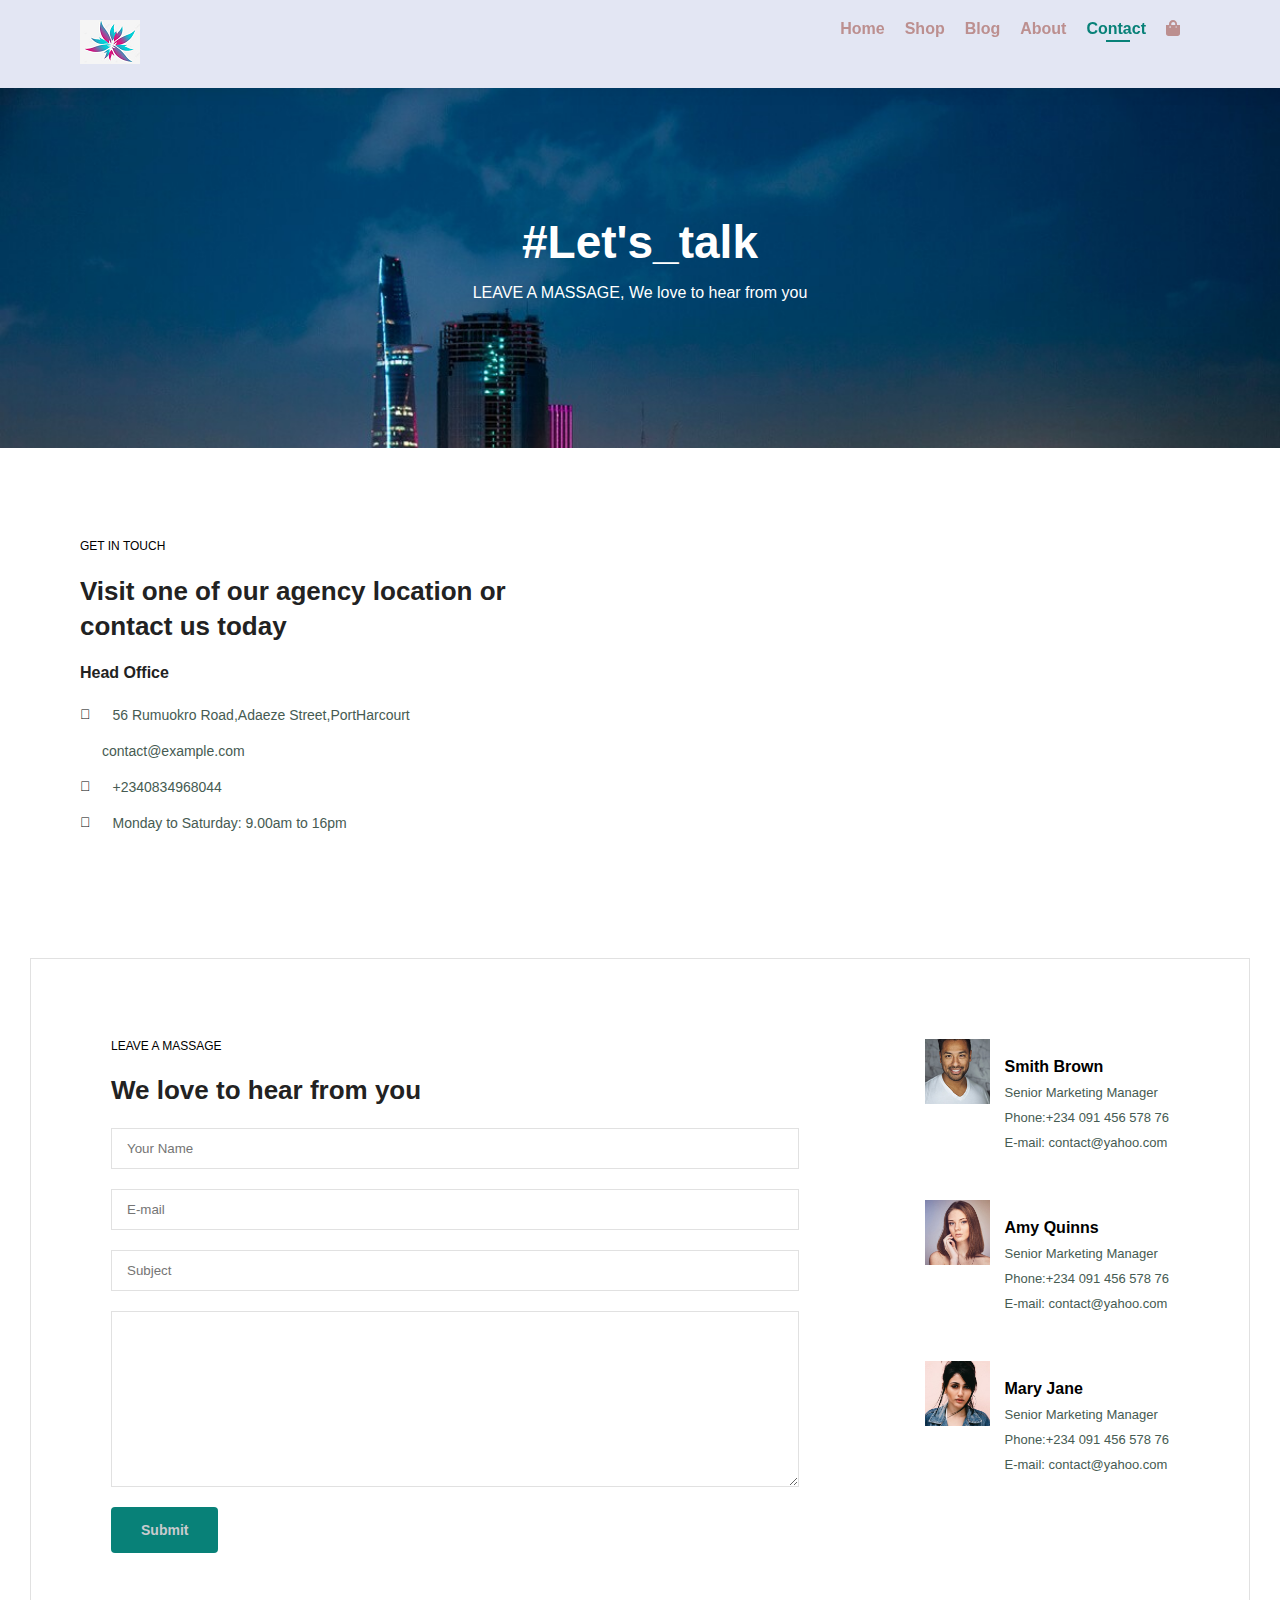
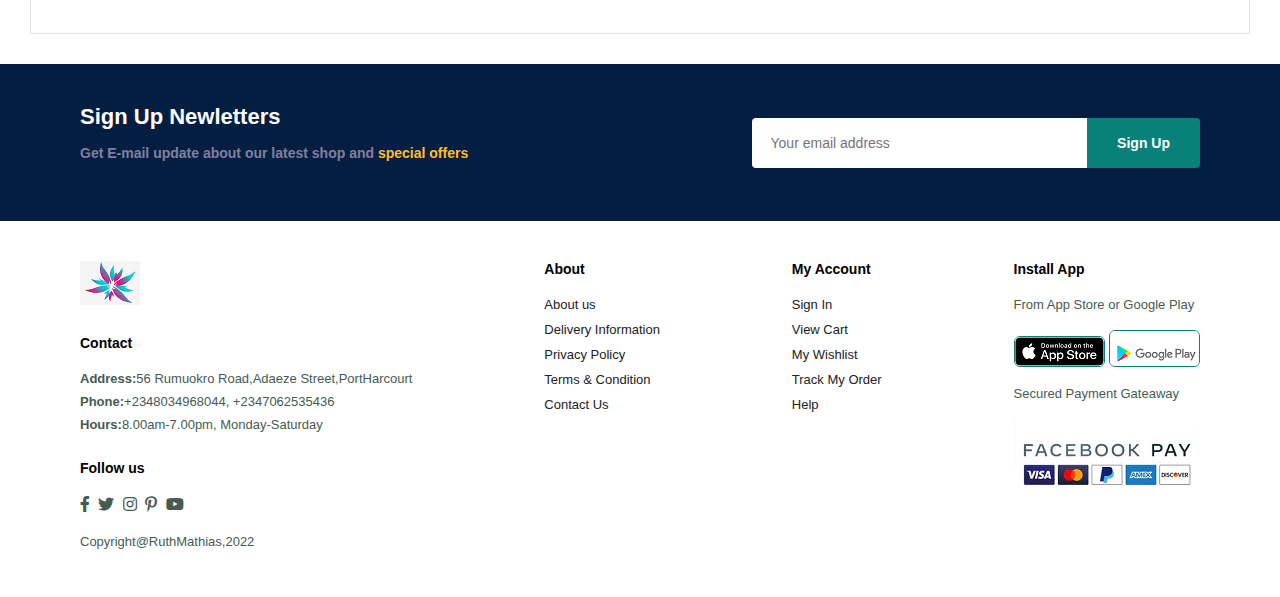
<file: contact.html>
<!DOCTYPE html>
<html lang="en">
<head>
    <meta charset="UTF-8">
    <meta name="viewport" content="width=device-width, initial-scale=1.0">
    <title>Rama</title>
<link rel="stylesheet" href="https://pro.fontawesome.com/releases/v5.10.0/css/all.css"/>
<link rel="stylesheet" href="style.css">
</head>
<body>
    <section id="header">
<a href="#"><img src="images/logo.png"  class="logo"alt=""></a>

<div>
    <ul id="navbar">
        <li><a href="index.html"> Home</a></li>
        <li><a  href="shop.html"> Shop</a></li>
        <li><a href="blog.html"> Blog</a></li>
        <li><a  href="about.html"> About</a></li>
        <li><a class="active" href="contact.html"> Contact</a></li>
        <li id="lg-bag"><a href="cart.html"> <i class="fas fa-shopping-bag"></i></a></li>
        <a href="#" id="close"> <i class="fas fa-times"></i></a>
    </ul>
</div>
<div id="mobile">
     <a href="cart.html"> <i class="fas fa-shopping-bag"></i></a>
     <i id="bar" class="fas fa-outdent"></i>
</div>
    </section>

    <section id="page-header" class="about-header">
      
        <h2>#Let's_talk</h2>

        <p>LEAVE A MASSAGE, We love to hear from you</p>
       
    </section>

<section id="contact-details" class=" section-p1 ">
    <div class="details">
        <span>GET IN TOUCH</span>
        <h2>Visit one of our agency location or contact us today</h2>
        <h3>Head Office</h3>
    
    <div>
        <li>
            <i class="fal fa-map"></i>
            <p>56 Rumuokro Road,Adaeze Street,PortHarcourt</p>
        </li>
        <li>
            <i class="fal fa-envelop"></i>
            <p>contact@example.com</p>
        </li>
        <li>
            <i class="fal fa-phone-alt"></i>
            <p>+2340834968044</p>
        </li>
        <li>
            <i class="fal fa-clock"></i>
            <p>Monday to Saturday: 9.00am to 16pm</p>
        </li>
    </div>
</div>

  <div class="map">
    <iframe src="https://www.google.com/maps/embed?pb=!1m18!1m12!1m3!1d31803.
    47028346014!2d6.98377463576313!3d4.
    866755734953215!2m3!1f0!2f0!3f0!3m2!1i1024!2i768!4f13.
    1!3m3!1m2!1s0x1069d1fa1c5244bd%3A0x8e4656ba332f4b08!2sRumuokoro%20500102%2C%20Port%20Harcourt!5
    e0!3m2!1sen!2sng!4v1644561589664!5m2!1sen!2sng" width="600" height="450" style="border:0;" allowfullscreen="" loading="lazy"></iframe>
  </div>
</section>

<section id="form-details" class="section-p1">
    <form action="">
        <span>LEAVE A MASSAGE</span>
        <h2>We love to hear from you</h2>
        <input type="text" placeholder="Your Name">
        <input type="text" placeholder="E-mail">
        <input type="text" placeholder="Subject">
        <textarea name="" id="" cols="30" rows="10" placeholder="Your Message">
        </textarea>
        <button class="normal">Submit</button>
    </form>
       
    <div class="people">
        <div>
            <img src="images/user.jpg" alt="">
            <p><span>Smith Brown</span> <br>Senior Marketing Manager<br> Phone:+234 091 456 578 76
        <br> E-mail: contact@yahoo.com</p>
        </div>
        <div>
            <img src="images/avatar-4.jpg" alt="">
            <p><span>Amy Quinns</span><br> Senior Marketing Manager<br> Phone:+234 091 456 578 76
        <br> E-mail: contact@yahoo.com</p>
        </div>
        <div>
            <img src="images/avatar-1.jpg" alt="">
            <p><span>Mary Jane</span><br> Senior Marketing Manager<br> Phone:+234 091 456 578 76
        <br> E-mail: contact@yahoo.com</p>
        </div>
    </div>
</section>

   <section id="newletter" class="section-p1 ">
    <div class="newstext">
        <h4>Sign Up Newletters</h4>
        <p>Get E-mail update about our latest shop and <span>special offers</span>
        </p>
    </div>
    <div class="form">
        <input type="text" placeholder="Your email address">
        <button class="normal">Sign Up</button>
    </div>
</section>
   

   <footer class="section-p1">
       <div class="col">
           <img class="logo" src="images/logo.png" alt="">
           <h4>Contact</h4>
           <p><strong>Address:</strong>56 Rumuokro Road,Adaeze Street,PortHarcourt</p>
           <p><strong>Phone:</strong>+2348034968044, +2347062535436</p>
           <p><strong>Hours:</strong>8.00am-7.00pm, Monday-Saturday</p>
           <div class="follow">
               <h4>Follow us</h4>
               <div class="icon">
                   <i class=" fab fa-facebook-f "></i>
                   <i class=" fab fa-twitter "></i>
                   <i class=" fab fa-instagram "></i>
                   <i class=" fab fa-pinterest-p "></i>
                   <i class=" fab fa-youtube"></i>
               </div>
           </div>
       </div>

       <div class="col">
           <h4>About</h4>
           <a href="#">About us</a>
           <a href="#">Delivery Information</a>
           <a href="#">Privacy Policy</a>
           <a href="#">Terms & Condition</a>
           <a href="#">Contact Us</a>
       </div>

       <div class="col">
        <h4>My Account</h4>
        <a href="#">Sign In</a>
        <a href="#">View Cart</a>
        <a href="#">My Wishlist</a>
        <a href="#">Track My Order</a>
        <a href="#">Help</a>
    </div>

    <div class="col  install">
        <h4>Install App</h4>
        <p>From App Store or Google Play</p>
        <div class="row">
            <img src="images/app.png" alt="">
            <img src="images/gapp.png" alt="">
        </div>
        <p>Secured Payment Gateaway</p>
        <img src="images/visa.png" alt="">
    </div>

    <div class="copyright">
        <p>Copyright@RuthMathias,2022</p>
    </div>

   </footer>



   <script src="app.js"></script>
</body>

</html>
</file>
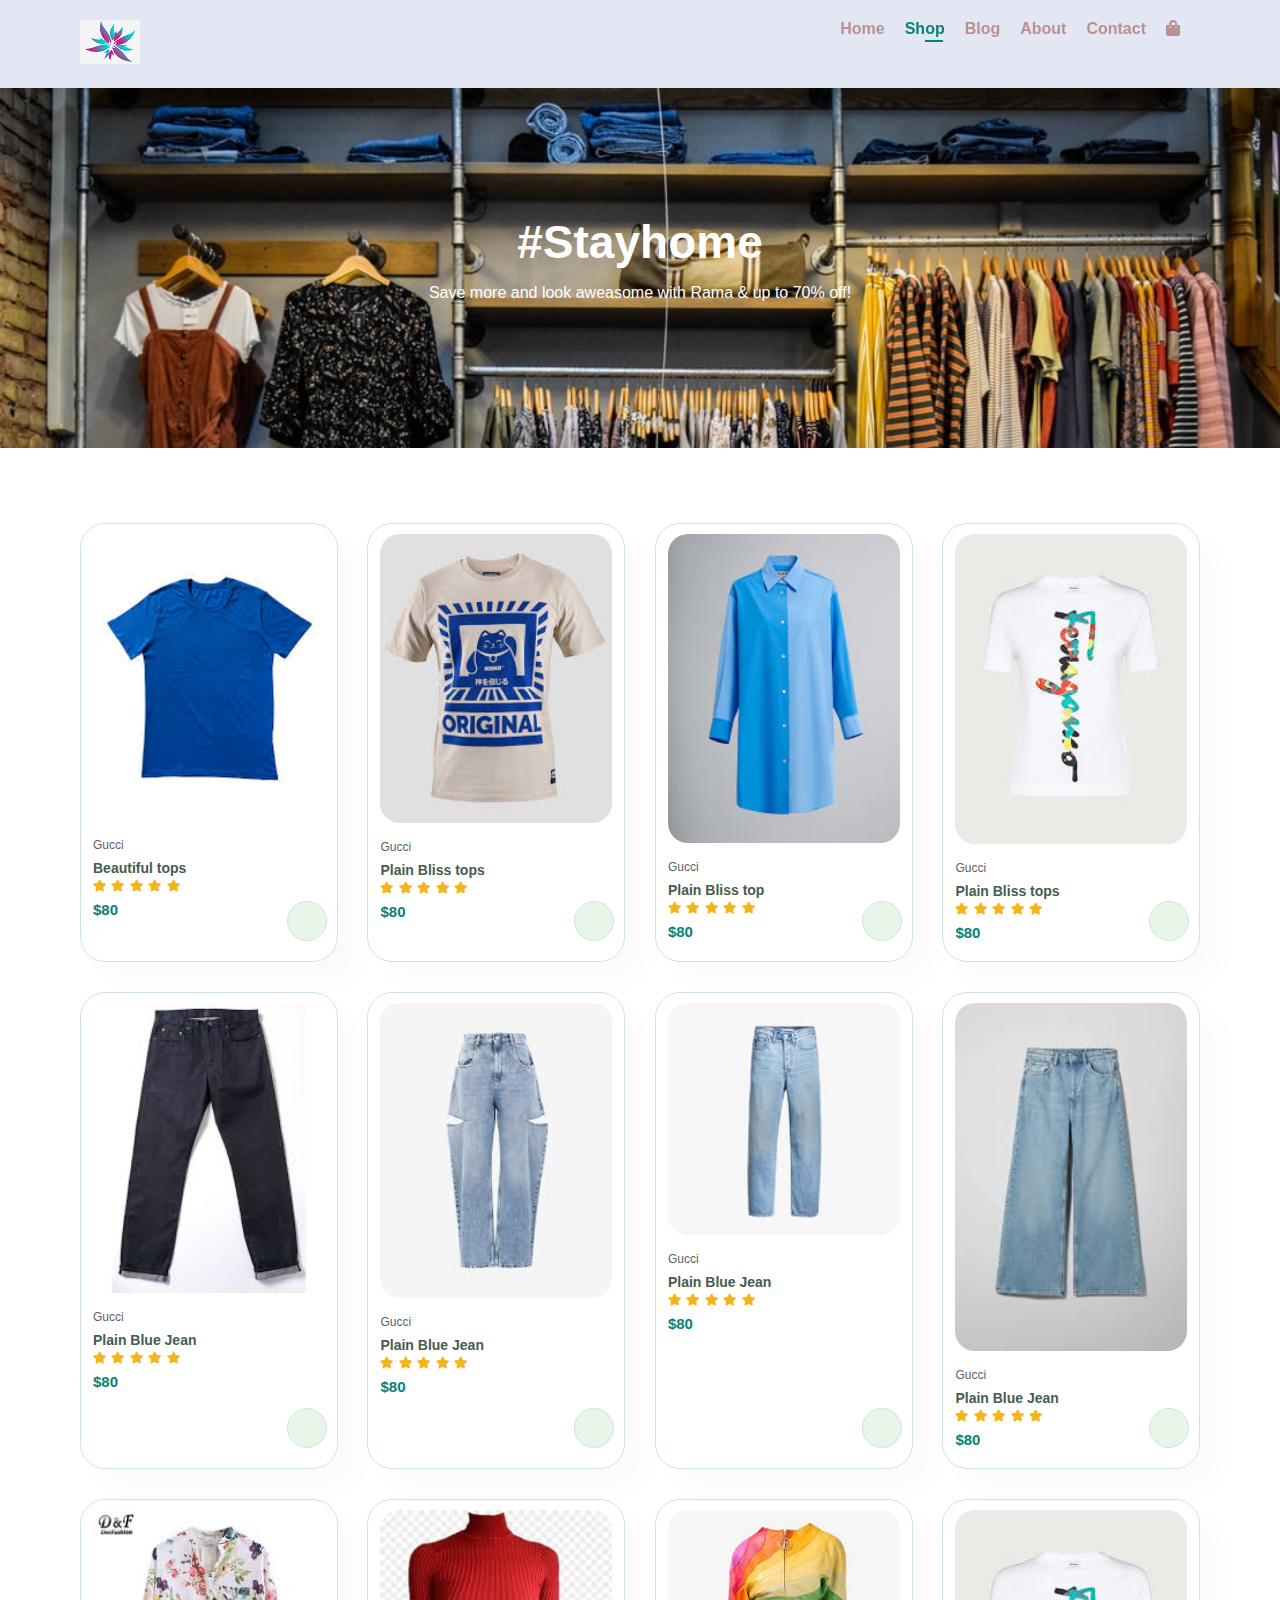
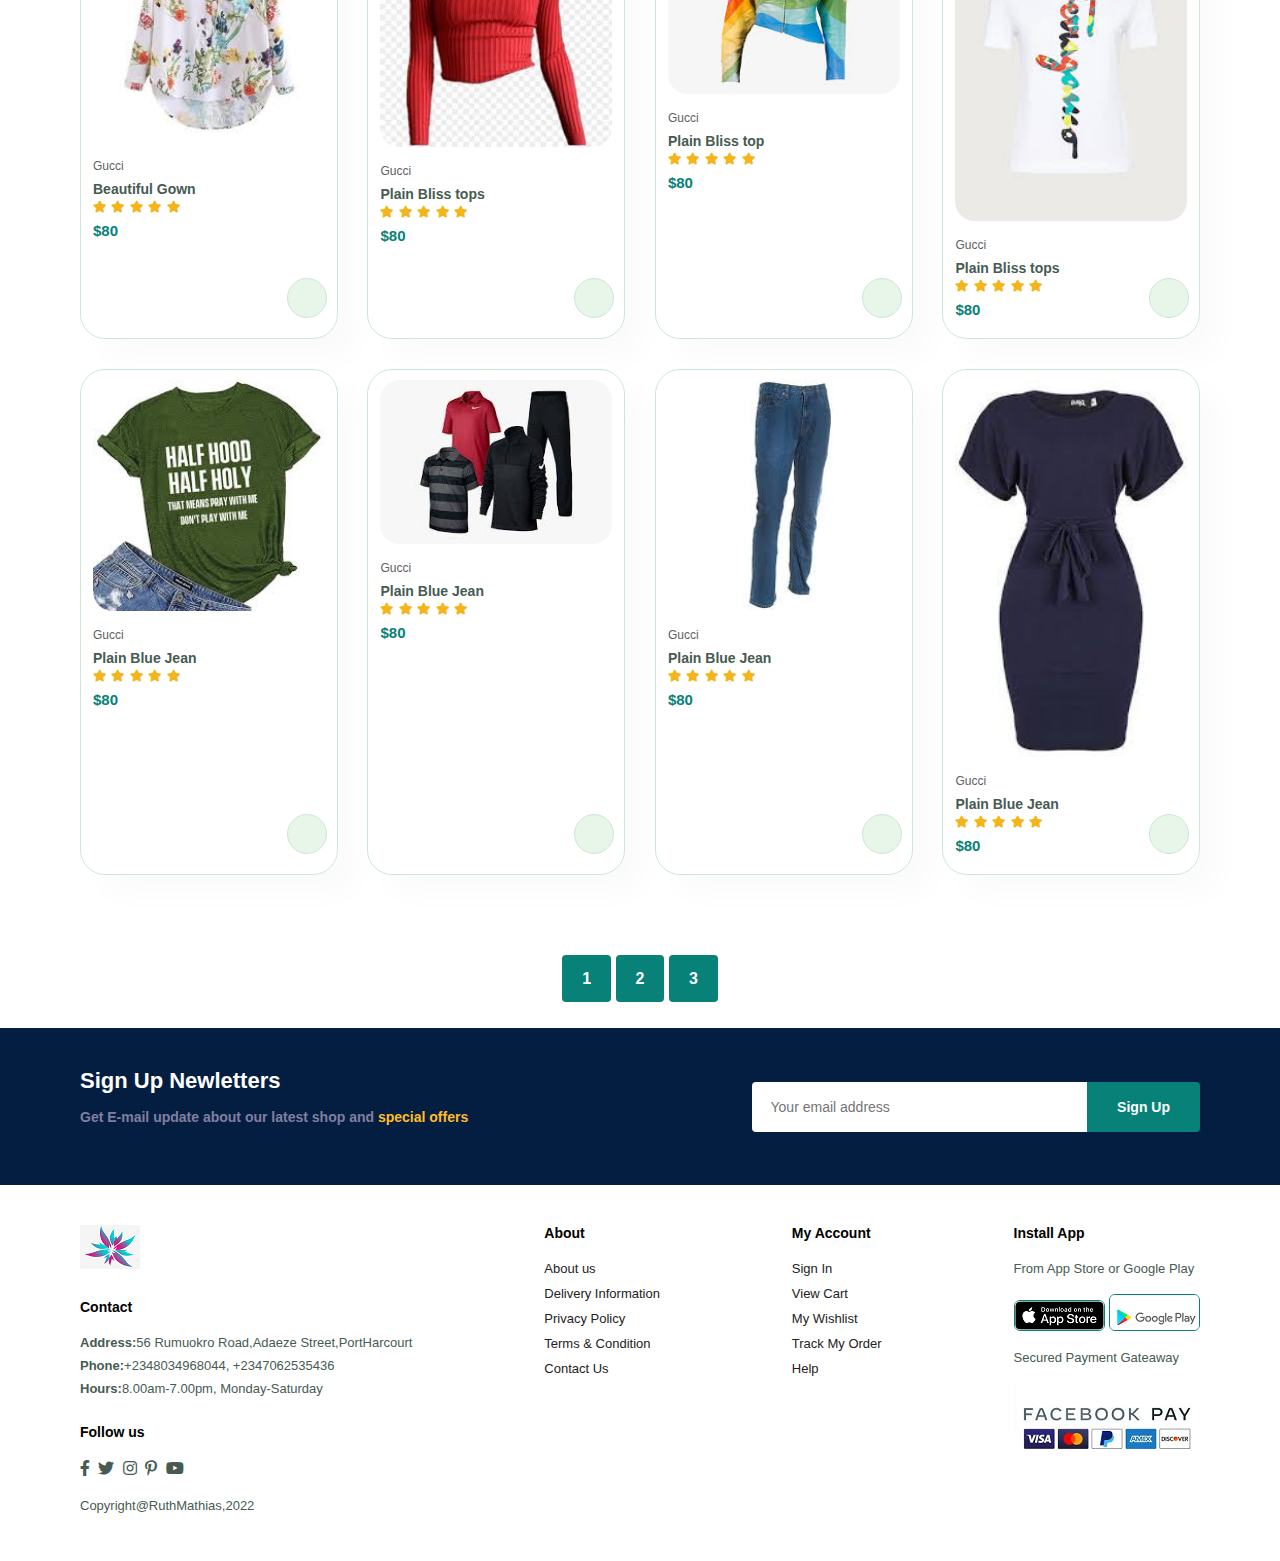
<file: shop.html>
<!DOCTYPE html>
<html lang="en">
<head>
    <meta charset="UTF-8">
    <meta name="viewport" content="width=device-width, initial-scale=1.0">
    <title>Rama</title>
<link rel="stylesheet" href="https://pro.fontawesome.com/releases/v5.10.0/css/all.css"/>
<link rel="stylesheet" href="style.css">
</head>
<body>
    <section id="header">
<a href="#"><img src="images/logo.png"  class="logo"alt=""></a>

<div>
    <ul id="navbar">
        <li><a href="index.html"> Home</a></li>
        <li><a  class="active"  href="shop.html"> Shop</a></li>
        <li><a href="blog.html"> Blog</a></li>
        <li><a href="about.html"> About</a></li>
        <li><a href="contact.html"> Contact</a></li>
        <li id="lg-bag"><a href="cart.html"> <i class="fas fa-shopping-bag"></i></a></li>
        <a href="#" id="close"> <i class="fas fa-times"></i></a>
    </ul>
</div>
<div id="mobile">
     <a href="cart.html"> <i class="fas fa-shopping-bag"></i></a>
     <i id="bar" class="fas fa-outdent"></i>
</div>
    </section>

    <section id="page-header">
      
        <h2>#Stayhome</h2>

        <p>Save more and look aweasome with Rama & up to 70% off!</p>
       
    </section>

    

    <section id="product1" class="section-p1">
         
            <div class="pro-container">
                <div class="pro" onclick="window.location.href='sproduct.html';">
                   <img src="images/gen.png" alt=""> 
                   <div class="des">
                       <span>Gucci</span>
                       <h5>Beautiful tops</h5>
                       <div class="star">
                           <i class="fas fa-star"></i>
                           <i class="fas fa-star"></i>
                           <i class="fas fa-star"></i>
                           <i class="fas fa-star"></i>
                           <i class="fas fa-star"></i>
                       </div>
                       <h4>$80</h4>
                   </div>
                   <a href="#"><i class="fas fa-shopping-cart  cart"></i></a>
                </div>

                <div class="pro">
                    <img src="images/gen-4.png" alt=""> 
                    <div class="des">
                        <span>Gucci</span>
                        <h5>Plain Bliss tops</h5>
                        <div class="star">
                            <i class="fas fa-star"></i>
                            <i class="fas fa-star"></i>
                            <i class="fas fa-star"></i>
                            <i class="fas fa-star"></i>
                            <i class="fas fa-star"></i>
                        </div>
                        <h4>$80</h4>
                    </div>
                    <a href="#"><i class="fas fa-shopping-cart  cart"></i></a>
                 </div>
                 <div class="pro">
                    <img src="images/gen-3.png" alt=""> 
                    <div class="des">
                        <span>Gucci</span>
                        <h5>Plain Bliss top</h5>
                        <div class="star">
                            <i class="fas fa-star"></i>
                            <i class="fas fa-star"></i>
                            <i class="fas fa-star"></i>
                            <i class="fas fa-star"></i>
                            <i class="fas fa-star"></i>
                        </div>
                        <h4>$80</h4>
                    </div>
                    <a href="#"><i class="fas fa-shopping-cart  cart"></i></a>
                 </div>
                 <div class="pro">
                    <img src="images/gen-5.png" alt=""> 
                    <div class="des">
                        <span>Gucci</span>
                        <h5>Plain Bliss tops</h5>
                        <div class="star">
                            <i class="fas fa-star"></i>
                            <i class="fas fa-star"></i>
                            <i class="fas fa-star"></i>
                            <i class="fas fa-star"></i>
                            <i class="fas fa-star"></i>
                        </div>
                        <h4>$80</h4>
                    </div>
                    <a href="#"><i class="fas fa-shopping-cart  cart"></i></a>
                 </div>
                 <div class="pro">
                    <img src="images/jean-2.png" alt=""> 
                    <div class="des">
                        <span>Gucci</span>
                        <h5>Plain Blue Jean</h5>
                        <div class="star">
                            <i class="fas fa-star"></i>
                            <i class="fas fa-star"></i>
                            <i class="fas fa-star"></i>
                            <i class="fas fa-star"></i>
                            <i class="fas fa-star"></i>
                        </div>
                        <h4>$80</h4>
                    </div>
                    <a href="#"><i class="fas fa-shopping-cart  cart"></i></a>
                 </div>

                 <div class="pro">
                    <img src="images/jean-3.png" alt=""> 
                    <div class="des">
                        <span>Gucci</span>
                        <h5>Plain Blue Jean</h5>
                        <div class="star">
                            <i class="fas fa-star"></i>
                            <i class="fas fa-star"></i>
                            <i class="fas fa-star"></i>
                            <i class="fas fa-star"></i>
                            <i class="fas fa-star"></i>
                        </div>
                        <h4>$80</h4>
                    </div>
                    <a href="#"><i class="fas fa-shopping-cart  cart"></i></a>
                 </div>

                 <div class="pro">
                    <img src="images/jean-5.png" alt=""> 
                    <div class="des">
                        <span>Gucci</span>
                        <h5>Plain Blue Jean</h5>
                        <div class="star">
                            <i class="fas fa-star"></i>
                            <i class="fas fa-star"></i>
                            <i class="fas fa-star"></i>
                            <i class="fas fa-star"></i>
                            <i class="fas fa-star"></i>
                        </div>
                        <h4>$80</h4>
                    </div>
                    <a href="#"><i class="fas fa-shopping-cart  cart"></i></a>
                 </div>

                 <div class="pro">
                    <img src="images/jean-6.png" alt=""> 
                    <div class="des">
                        <span>Gucci</span>
                        <h5>Plain Blue Jean</h5>
                        <div class="star">
                            <i class="fas fa-star"></i>
                            <i class="fas fa-star"></i>
                            <i class="fas fa-star"></i>
                            <i class="fas fa-star"></i>
                            <i class="fas fa-star"></i>
                        </div>
                        <h4>$80</h4>
                    </div>
                    <a href="#"><i class="fas fa-shopping-cart  cart"></i></a>
                 </div>


               <div class="pro">
                  <img src="images/gen-2.png" alt=""> 
                  <div class="des">
                      <span>Gucci</span>
                      <h5>Beautiful Gown</h5>
                      <div class="star">
                          <i class="fas fa-star"></i>
                          <i class="fas fa-star"></i>
                          <i class="fas fa-star"></i>
                          <i class="fas fa-star"></i>
                          <i class="fas fa-star"></i>
                      </div>
                      <h4>$80</h4>
                  </div>
                  <a href="#"><i class="fas fa-shopping-cart  cart"></i></a>
               </div>

               <div class="pro">
                   <img src="images/top.png" alt=""> 
                   <div class="des">
                       <span>Gucci</span>
                       <h5>Plain Bliss tops</h5>
                       <div class="star">
                           <i class="fas fa-star"></i>
                           <i class="fas fa-star"></i>
                           <i class="fas fa-star"></i>
                           <i class="fas fa-star"></i>
                           <i class="fas fa-star"></i>
                       </div>
                       <h4>$80</h4>
                   </div>
                   <a href="#"><i class="fas fa-shopping-cart  cart"></i></a>
                </div>
                <div class="pro">
                   <img src="images/top-2.png" alt=""> 
                   <div class="des">
                       <span>Gucci</span>
                       <h5>Plain Bliss top</h5>
                       <div class="star">
                           <i class="fas fa-star"></i>
                           <i class="fas fa-star"></i>
                           <i class="fas fa-star"></i>
                           <i class="fas fa-star"></i>
                           <i class="fas fa-star"></i>
                       </div>
                       <h4>$80</h4>
                   </div>
                   <a href="#"><i class="fas fa-shopping-cart  cart"></i></a>
                </div>
                <div class="pro">
                   <img src="images/gen-5.png" alt=""> 
                   <div class="des">
                       <span>Gucci</span>
                       <h5>Plain Bliss tops</h5>
                       <div class="star">
                           <i class="fas fa-star"></i>
                           <i class="fas fa-star"></i>
                           <i class="fas fa-star"></i>
                           <i class="fas fa-star"></i>
                           <i class="fas fa-star"></i>
                       </div>
                       <h4>$80</h4>
                   </div>
                   <a href="#"><i class="fas fa-shopping-cart  cart"></i></a>
                </div>
                <div class="pro">
                   <img src="images/an-2.png" alt=""> 
                   <div class="des">
                       <span>Gucci</span>
                       <h5>Plain Blue Jean</h5>
                       <div class="star">
                           <i class="fas fa-star"></i>
                           <i class="fas fa-star"></i>
                           <i class="fas fa-star"></i>
                           <i class="fas fa-star"></i>
                           <i class="fas fa-star"></i>
                       </div>
                       <h4>$80</h4>
                   </div>
                   <a href="#"><i class="fas fa-shopping-cart  cart"></i></a>
                </div>

                <div class="pro">
                   <img src="images/an-3.png" alt=""> 
                   <div class="des">
                       <span>Gucci</span>
                       <h5>Plain Blue Jean</h5>
                       <div class="star">
                           <i class="fas fa-star"></i>
                           <i class="fas fa-star"></i>
                           <i class="fas fa-star"></i>
                           <i class="fas fa-star"></i>
                           <i class="fas fa-star"></i>
                       </div>
                       <h4>$80</h4>
                   </div>
                   <a href="#"><i class="fas fa-shopping-cart  cart"></i></a>
                </div>

                <div class="pro">
                   <img src="images/jean-7.png" alt=""> 
                   <div class="des">
                       <span>Gucci</span>
                       <h5>Plain Blue Jean</h5>
                       <div class="star">
                           <i class="fas fa-star"></i>
                           <i class="fas fa-star"></i>
                           <i class="fas fa-star"></i>
                           <i class="fas fa-star"></i>
                           <i class="fas fa-star"></i>
                       </div>
                       <h4>$80</h4>
                   </div>
                   <a href="#"><i class="fas fa-shopping-cart  cart"></i></a>
                </div>

                <div class="pro">
                   <img src="images/gw.png" alt=""> 
                   <div class="des">
                       <span>Gucci</span>
                       <h5>Plain Blue Jean</h5>
                       <div class="star">
                           <i class="fas fa-star"></i>
                           <i class="fas fa-star"></i>
                           <i class="fas fa-star"></i>
                           <i class="fas fa-star"></i>
                           <i class="fas fa-star"></i>
                       </div>
                       <h4>$80</h4>
                   </div>
                   <a href="#"><i class="fas fa-shopping-cart  cart"></i></a>
                </div>

               
           </div>


   </section>

   <section id="pagination" class="section-p1">
       <a href="#">1</a>
       <a href="#">2</a>
       <a href="#"><i class="fas fa-log-arrow"></i>3</a>
   </section>

   
   <section id="newletter" class="section-p1 ">
       <div class="newstext">
           <h4>Sign Up Newletters</h4>
           <p>Get E-mail update about our latest shop and <span>special offers</span>
           </p>
       </div>
       <div class="form">
           <input type="text" placeholder="Your email address">
           <button class="normal">Sign Up</button>
       </div>
   </section>

   <footer class="section-p1">
       <div class="col">
           <img class="logo" src="images/logo.png" alt="">
           <h4>Contact</h4>
           <p><strong>Address:</strong>56 Rumuokro Road,Adaeze Street,PortHarcourt</p>
           <p><strong>Phone:</strong>+2348034968044, +2347062535436</p>
           <p><strong>Hours:</strong>8.00am-7.00pm, Monday-Saturday</p>
           <div class="follow">
               <h4>Follow us</h4>
               <div class="icon">
                   <i class=" fab fa-facebook-f "></i>
                   <i class=" fab fa-twitter "></i>
                   <i class=" fab fa-instagram "></i>
                   <i class=" fab fa-pinterest-p "></i>
                   <i class=" fab fa-youtube"></i>
               </div>
           </div>
       </div>

       <div class="col">
           <h4>About</h4>
           <a href="#">About us</a>
           <a href="#">Delivery Information</a>
           <a href="#">Privacy Policy</a>
           <a href="#">Terms & Condition</a>
           <a href="#">Contact Us</a>
       </div>

       <div class="col">
        <h4>My Account</h4>
        <a href="#">Sign In</a>
        <a href="#">View Cart</a>
        <a href="#">My Wishlist</a>
        <a href="#">Track My Order</a>
        <a href="#">Help</a>
    </div>

    <div class="col  install">
        <h4>Install App</h4>
        <p>From App Store or Google Play</p>
        <div class="row">
            <img src="images/app.png" alt="">
            <img src="images/gapp.png" alt="">
        </div>
        <p>Secured Payment Gateaway</p>
        <img src="images/visa.png" alt="">
    </div>

    <div class="copyright">
        <p>Copyright@RuthMathias,2022</p>
    </div>

   </footer>



   <script src="app.js"></script>
</body>

</html>
</file>
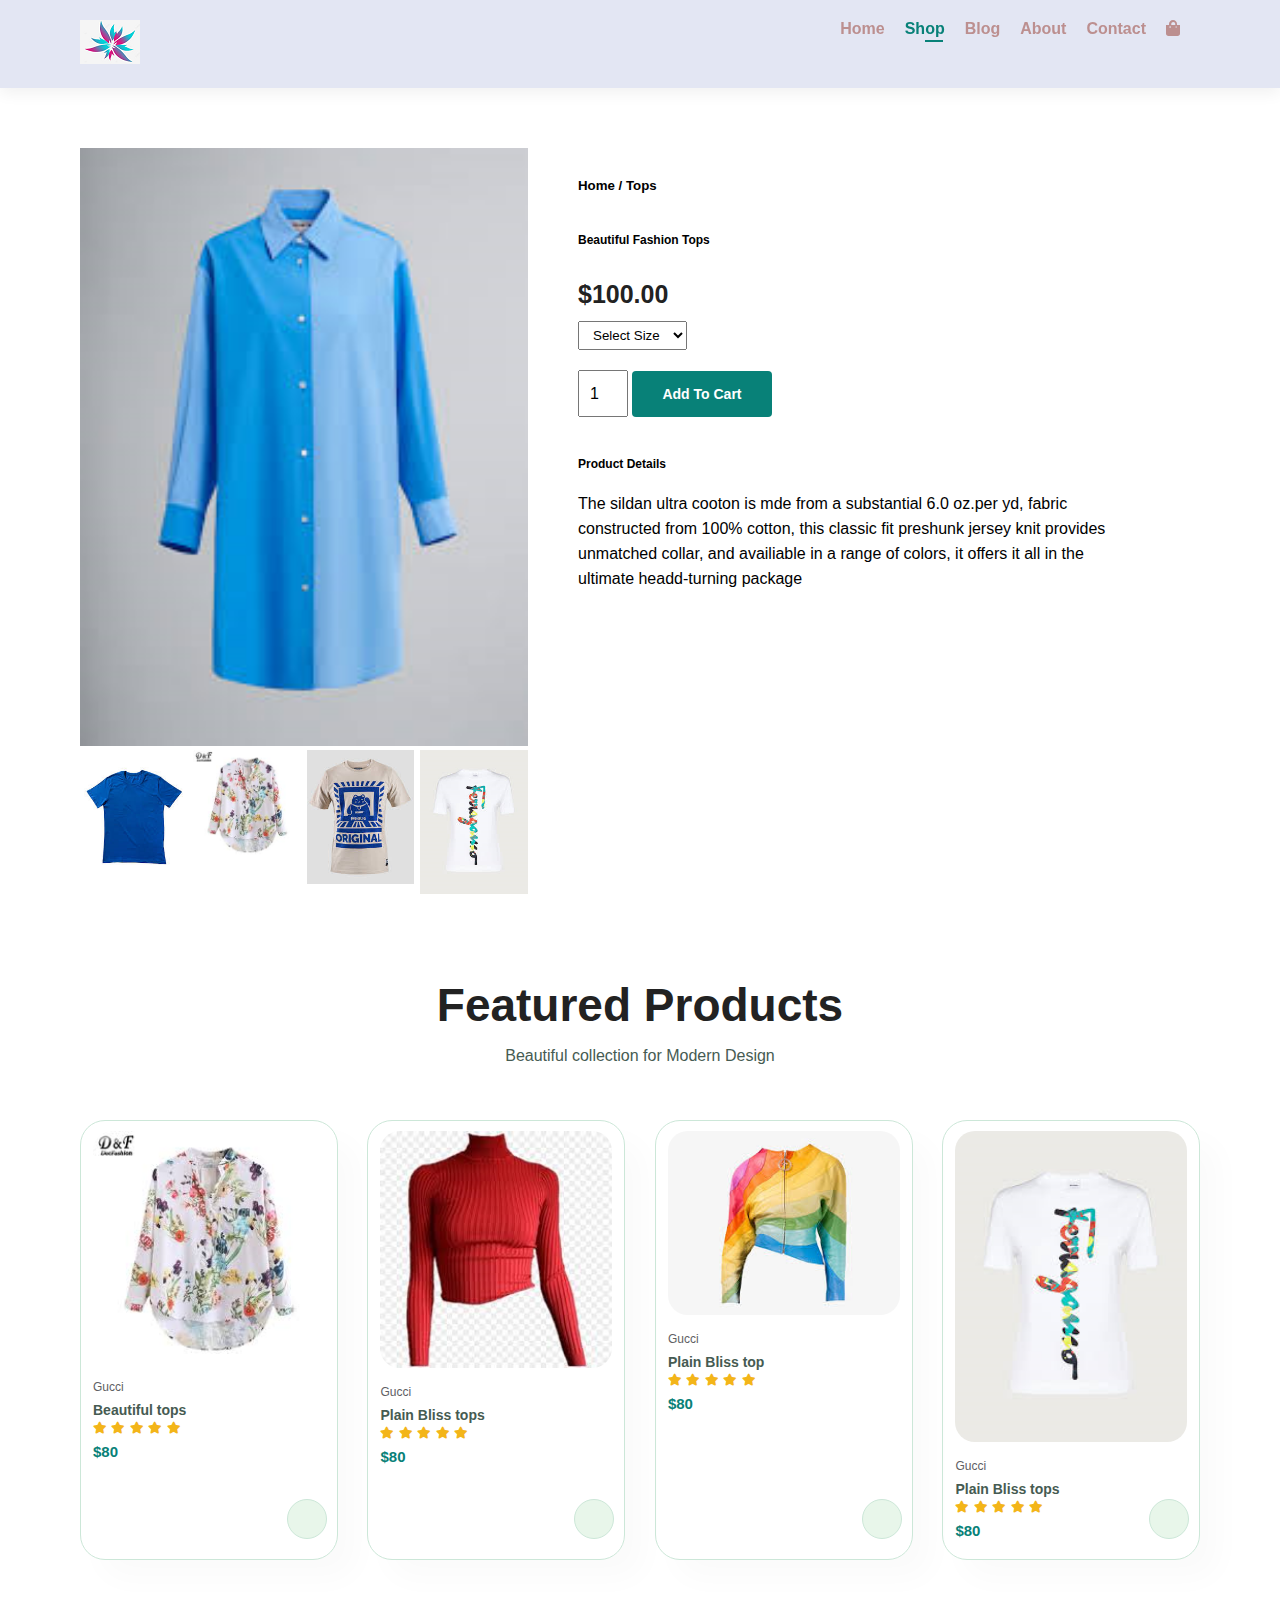
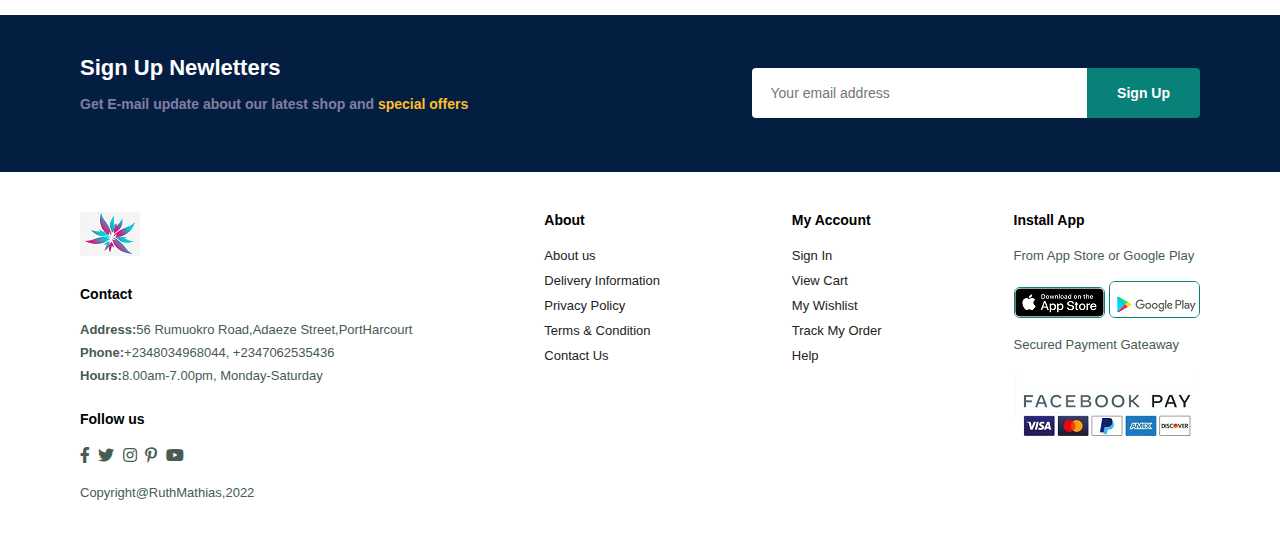
<file: sproduct.html>
<!DOCTYPE html>
<html lang="en">
<head>
    <meta charset="UTF-8">
    <meta name="viewport" content="width=device-width, initial-scale=1.0">
    <title>Rama</title>
<link rel="stylesheet" href="https://pro.fontawesome.com/releases/v5.10.0/css/all.css"/>
<link rel="stylesheet" href="style.css">
</head>
<body>
    <section id="header">
<a href="#"><img src="images/logo.png"  class="logo"alt=""></a>

<div>
    <ul id="navbar">
        <li><a href="index.html"> Home</a></li>
        <li><a  class="active"  href="shop.html"> Shop</a></li>
        <li><a href="blog.html"> Blog</a></li>
        <li><a href="about.html"> About</a></li>
        <li><a href="ccontact.html"> Contact</a></li>
        <li id="lg-bag"><a href="cart.html"> <i class="fas fa-shopping-bag"></i></a></li>
        <a href="#" id="close"> <i class="fas fa-times"></i></a>
    </ul>
</div>
<div id="mobile">
     <a href="cart.html"> <i class="fas fa-shopping-bag"></i></a>
     <i id="bar" class="fas fa-outdent"></i>
</div>
    </section>

   <section id="prodetails" class="section-p1 ">
       <div class="single-image">
           <img src="images/gen-3.png" width="100%" id="MainImg" alt="">
           
           <div class="small-img-group">
            <div class="small-img-col">
                <img src="images/gen.png" width="100%" class="small-img" alt="">
            </div>
            <div class="small-img-col">
                <img src="images/gen-2.png" width="100%" class="small-img" alt="">
            </div>
            <div class="small-img-col">
                <img src="images/gen-4.png" width="100%" class="small-img" alt="">
            </div>
            <div class="small-img-col">
                <img src="images/gen-5.png" width="100%" class="small-img" alt="">
            </div>
           </div>
           
       </div>

       <div class="single-detail">
           <h5>Home / Tops</h5>
           <h4>Beautiful Fashion Tops</h4>
           <h2>$100.00</h2>
           <select>
               <option >Select Size</option>
               <option >XL</option>
               <option >XXL</option>
               <option >Small</option>
               <option >Large</option>
           </select>
           <input type="number" value="1">
           <button class="normal">Add To Cart</button>
           <h4>Product Details</h4>
           <span>The sildan ultra cooton is mde from a substantial 6.0 oz.per 
               yd, fabric constructed from 100% cotton, this classic fit preshunk
               jersey knit provides unmatched collar, and availiable in a range
               of colors, it offers it all in the ultimate headd-turning package
           </span>
       </div>
   </section>

   <section id="product1" class="section-p1">
    <h2> Featured Products</h2>
    <p>Beautiful collection for Modern Design </p>
       <div class="pro-container">
           <div class="pro">
              <img src="images/gen-2.png" alt=""> 
              <div class="des">
                  <span>Gucci</span>
                  <h5>Beautiful tops</h5>
                  <div class="star">
                      <i class="fas fa-star"></i>
                      <i class="fas fa-star"></i>
                      <i class="fas fa-star"></i>
                      <i class="fas fa-star"></i>
                      <i class="fas fa-star"></i>
                  </div>
                  <h4>$80</h4>
              </div>
              <a href="#"><i class="fas fa-shopping-cart  cart"></i></a>
           </div>

           <div class="pro">
               <img src="images/top.png" alt=""> 
               <div class="des">
                   <span>Gucci</span>
                   <h5>Plain Bliss tops</h5>
                   <div class="star">
                       <i class="fas fa-star"></i>
                       <i class="fas fa-star"></i>
                       <i class="fas fa-star"></i>
                       <i class="fas fa-star"></i>
                       <i class="fas fa-star"></i>
                   </div>
                   <h4>$80</h4>
               </div>
               <a href="#"><i class="fas fa-shopping-cart  cart"></i></a>
            </div>
            <div class="pro">
               <img src="images/top-2.png" alt=""> 
               <div class="des">
                   <span>Gucci</span>
                   <h5>Plain Bliss top</h5>
                   <div class="star">
                       <i class="fas fa-star"></i>
                       <i class="fas fa-star"></i>
                       <i class="fas fa-star"></i>
                       <i class="fas fa-star"></i>
                       <i class="fas fa-star"></i>
                   </div>
                   <h4>$80</h4>
               </div>
               <a href="#"><i class="fas fa-shopping-cart  cart"></i></a>
            </div>
            <div class="pro">
               <img src="images/gen-5.png" alt=""> 
               <div class="des">
                   <span>Gucci</span>
                   <h5>Plain Bliss tops</h5>
                   <div class="star">
                       <i class="fas fa-star"></i>
                       <i class="fas fa-star"></i>
                       <i class="fas fa-star"></i>
                       <i class="fas fa-star"></i>
                       <i class="fas fa-star"></i>
                   </div>
                   <h4>$80</h4>
               </div>
               <a href="#"><i class="fas fa-shopping-cart  cart"></i></a>
            </div>
            

           
           
       </div>


</section>

   <section id="newletter" class="section-p1 ">
       <div class="newstext">
           <h4>Sign Up Newletters</h4>
           <p>Get E-mail update about our latest shop and <span>special offers</span>
           </p>
       </div>
       <div class="form">
           <input type="text" placeholder="Your email address">
           <button class="normal">Sign Up</button>
       </div>
   </section>


   <footer class="section-p1">
       <div class="col">
           <img class="logo" src="images/logo.png" alt="">
           <h4>Contact</h4>
           <p><strong>Address:</strong>56 Rumuokro Road,Adaeze Street,PortHarcourt</p>
           <p><strong>Phone:</strong>+2348034968044, +2347062535436</p>
           <p><strong>Hours:</strong>8.00am-7.00pm, Monday-Saturday</p>
           <div class="follow">
               <h4>Follow us</h4>
               <div class="icon">
                   <i class=" fab fa-facebook-f "></i>
                   <i class=" fab fa-twitter "></i>
                   <i class=" fab fa-instagram "></i>
                   <i class=" fab fa-pinterest-p "></i>
                   <i class=" fab fa-youtube"></i>
               </div>
           </div>
       </div>

       <div class="col">
           <h4>About</h4>
           <a href="#">About us</a>
           <a href="#">Delivery Information</a>
           <a href="#">Privacy Policy</a>
           <a href="#">Terms & Condition</a>
           <a href="#">Contact Us</a>
       </div>

       <div class="col">
        <h4>My Account</h4>
        <a href="#">Sign In</a>
        <a href="#">View Cart</a>
        <a href="#">My Wishlist</a>
        <a href="#">Track My Order</a>
        <a href="#">Help</a>
    </div>

    <div class="col  install">
        <h4>Install App</h4>
        <p>From App Store or Google Play</p>
        <div class="row">
            <img src="images/app.png" alt="">
            <img src="images/gapp.png" alt="">
        </div>
        <p>Secured Payment Gateaway</p>
        <img src="images/visa.png" alt="">
    </div>

    <div class="copyright">
        <p>Copyright@RuthMathias,2022</p>
    </div>

   </footer>


   <script>
       var MainImg = document.getElementById("MainImg");
       var smallimg = document.getElementsByClassName("small-img");

       smallimg[0].onclick = function(){
        MainImg.src = smallimg[0].src;
       }
       smallimg[1].onclick = function(){
        MainImg.src = smallimg[1].src;
       }
       smallimg[2].onclick = function(){
        MainImg.src = smallimg[2].src;
       }
       smallimg[3].onclick = function(){
        MainImg.src = smallimg[3].src;
       }
   </script>

   <script src="app.js"></script>
</body>

</html>
</file>
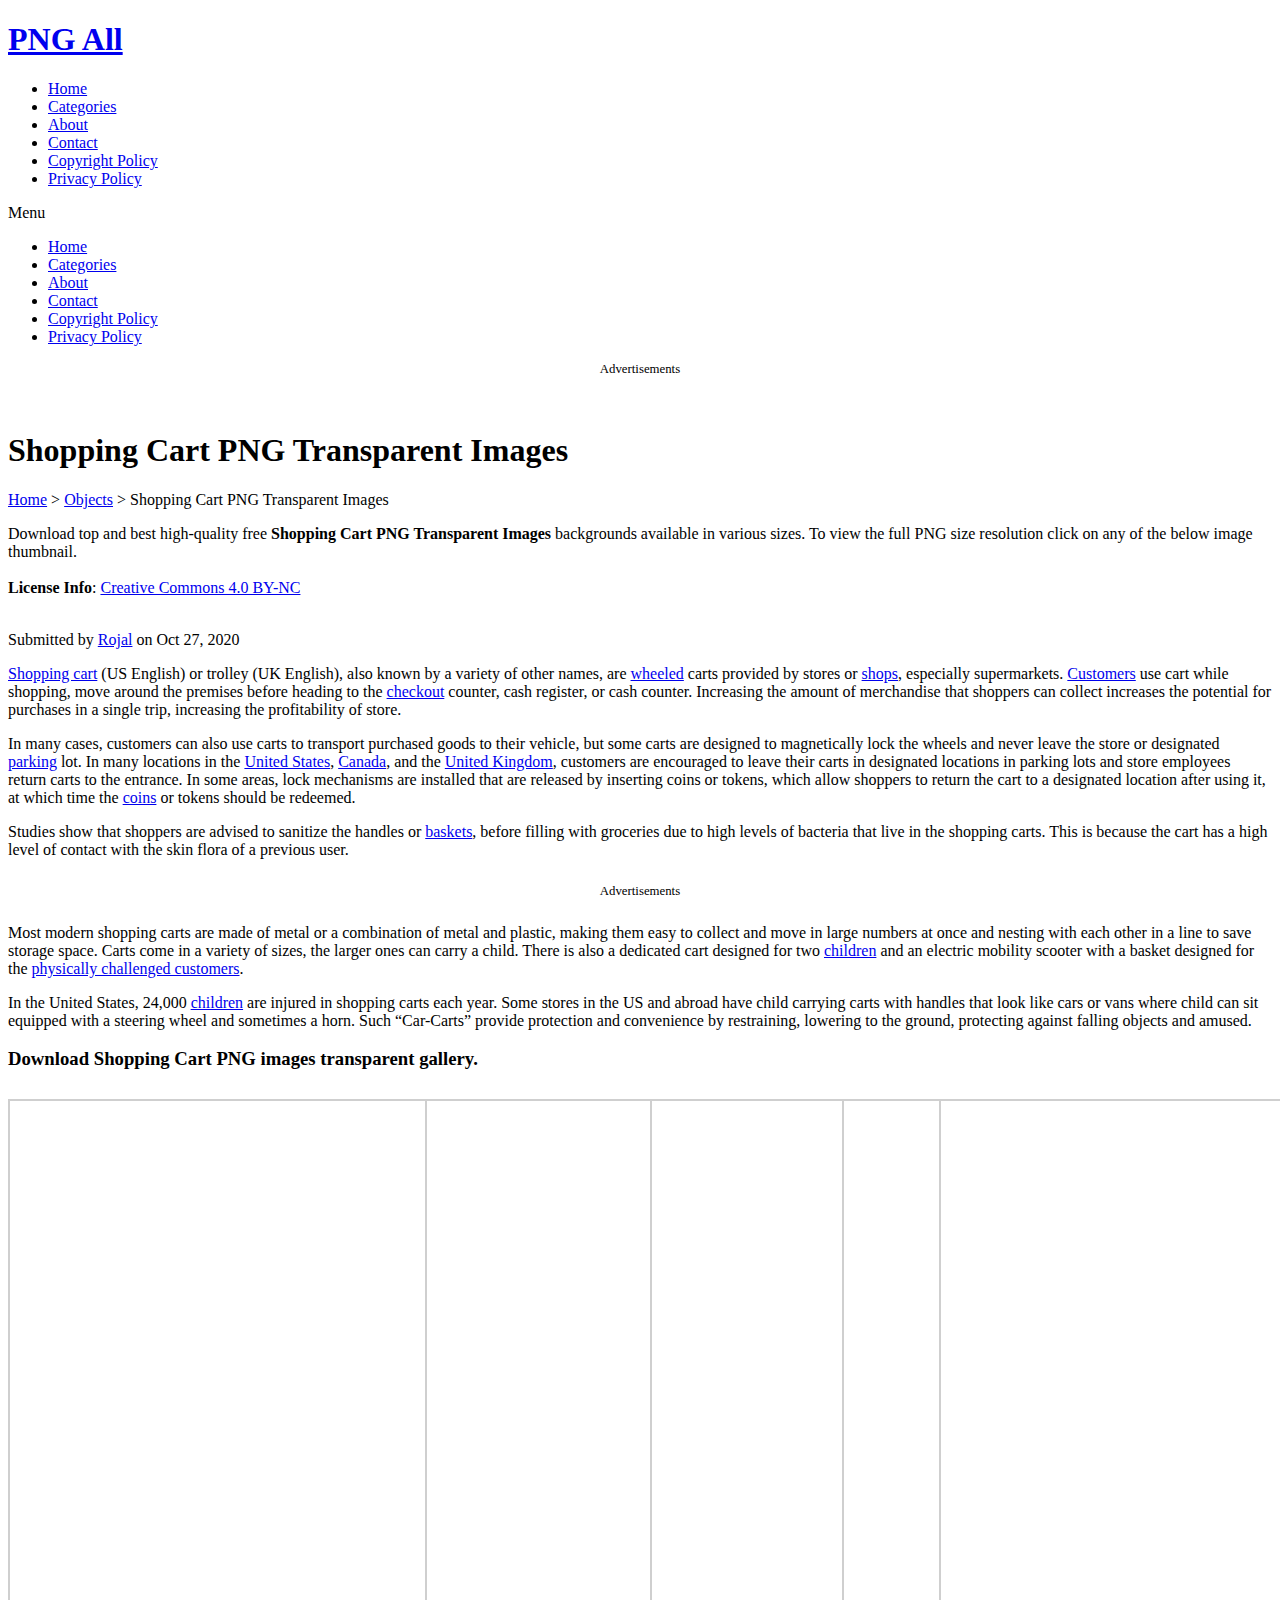
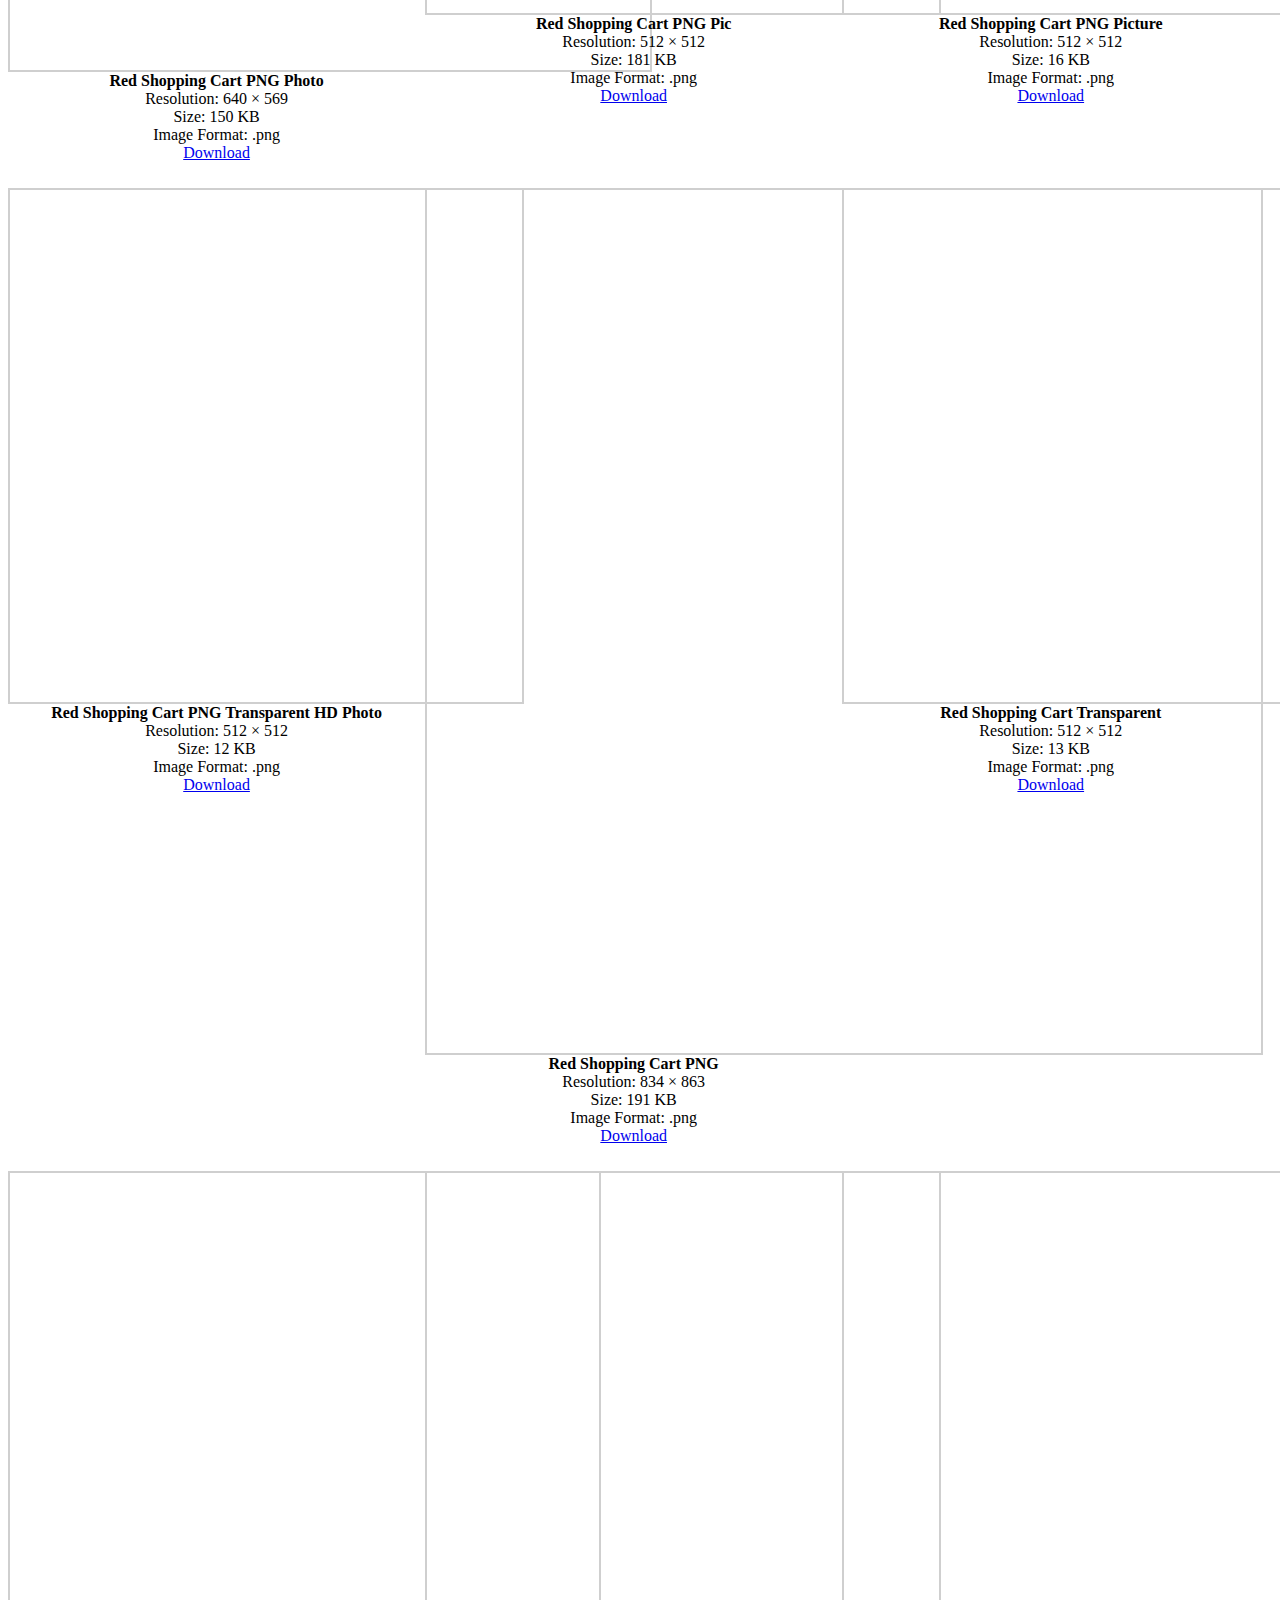
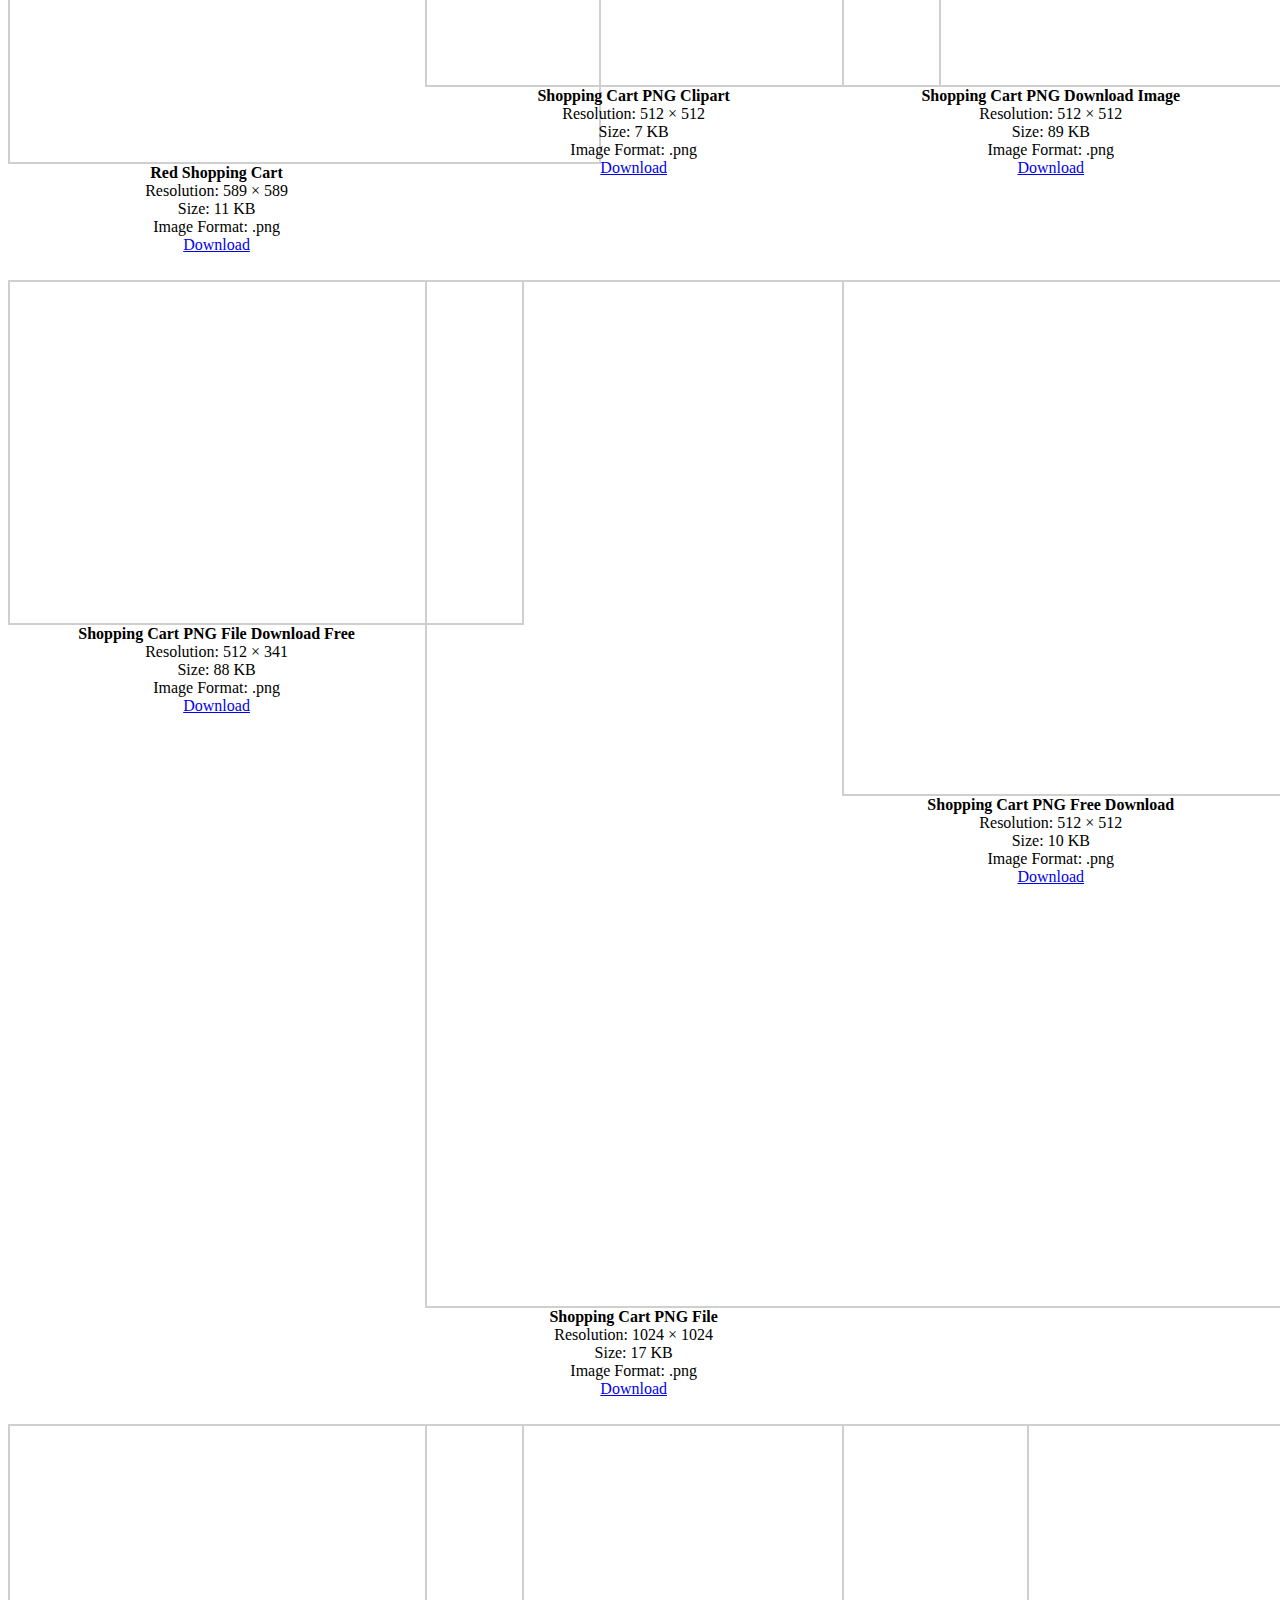
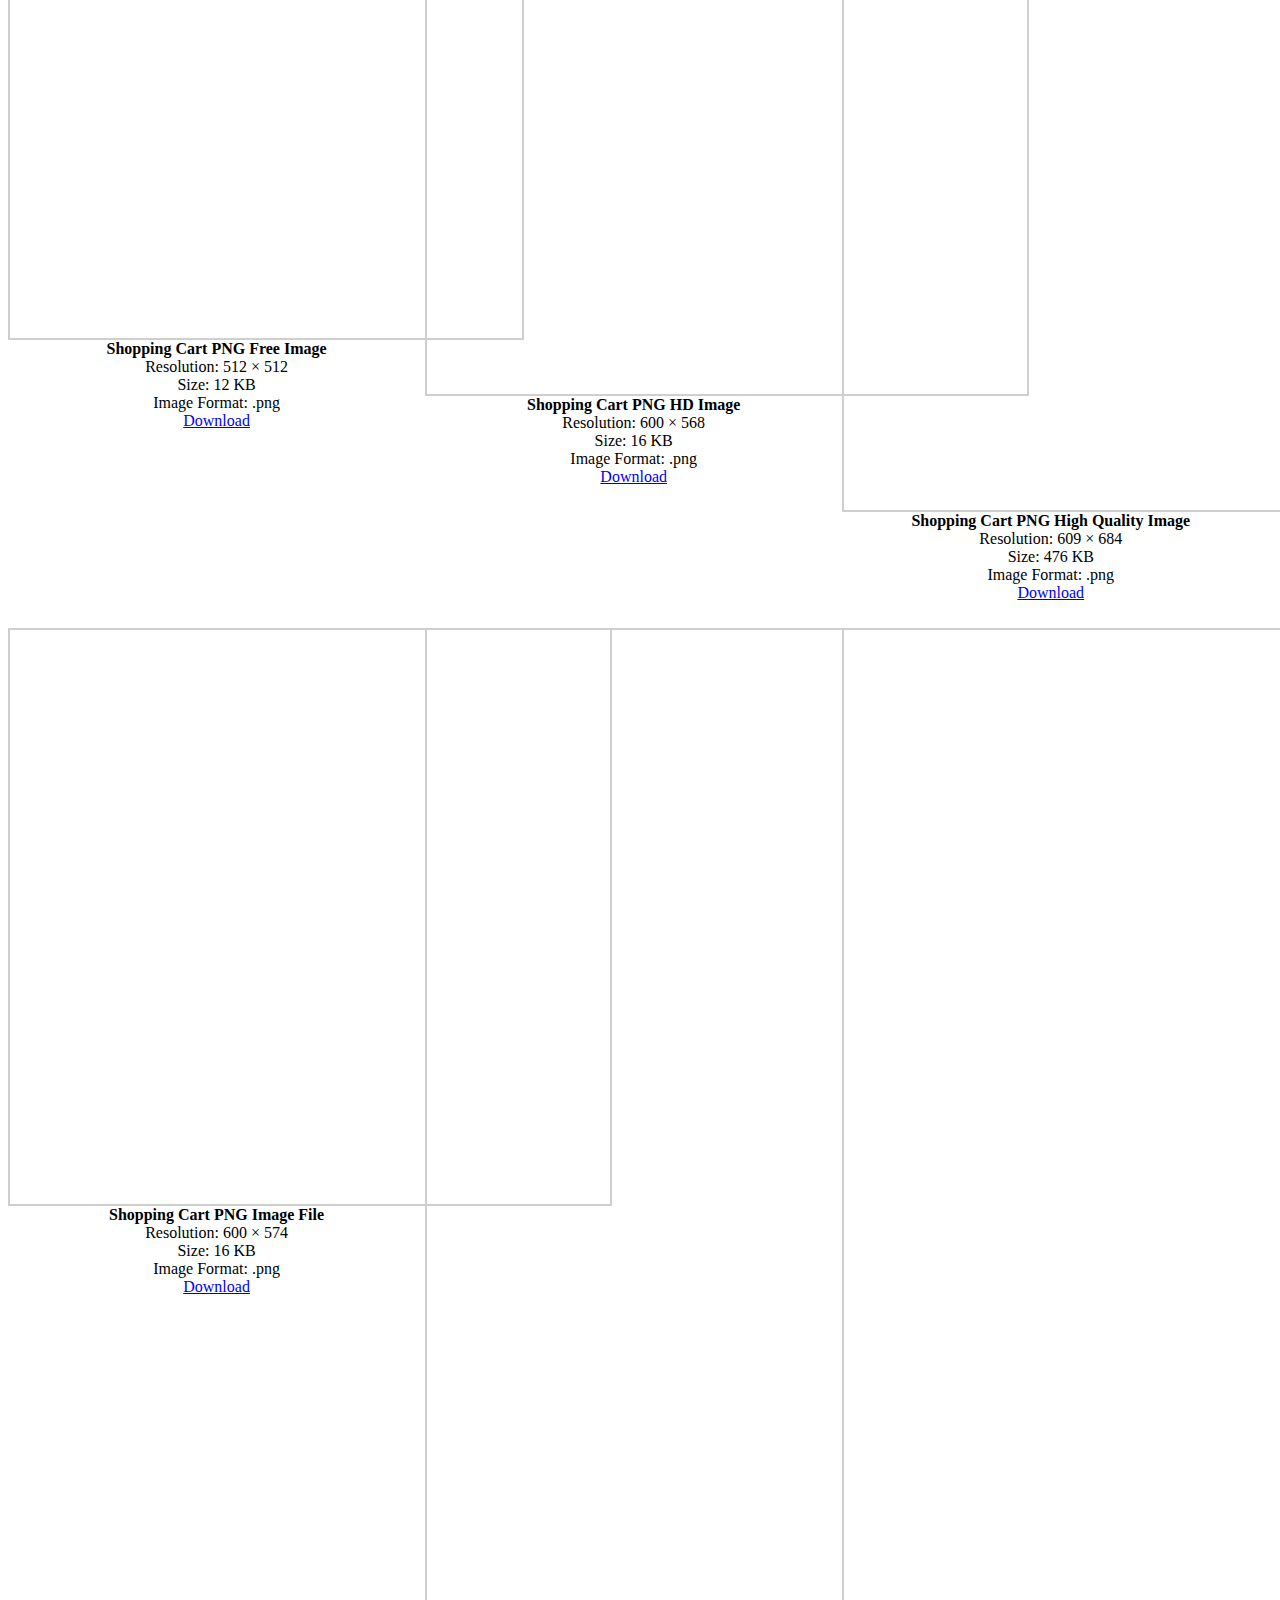
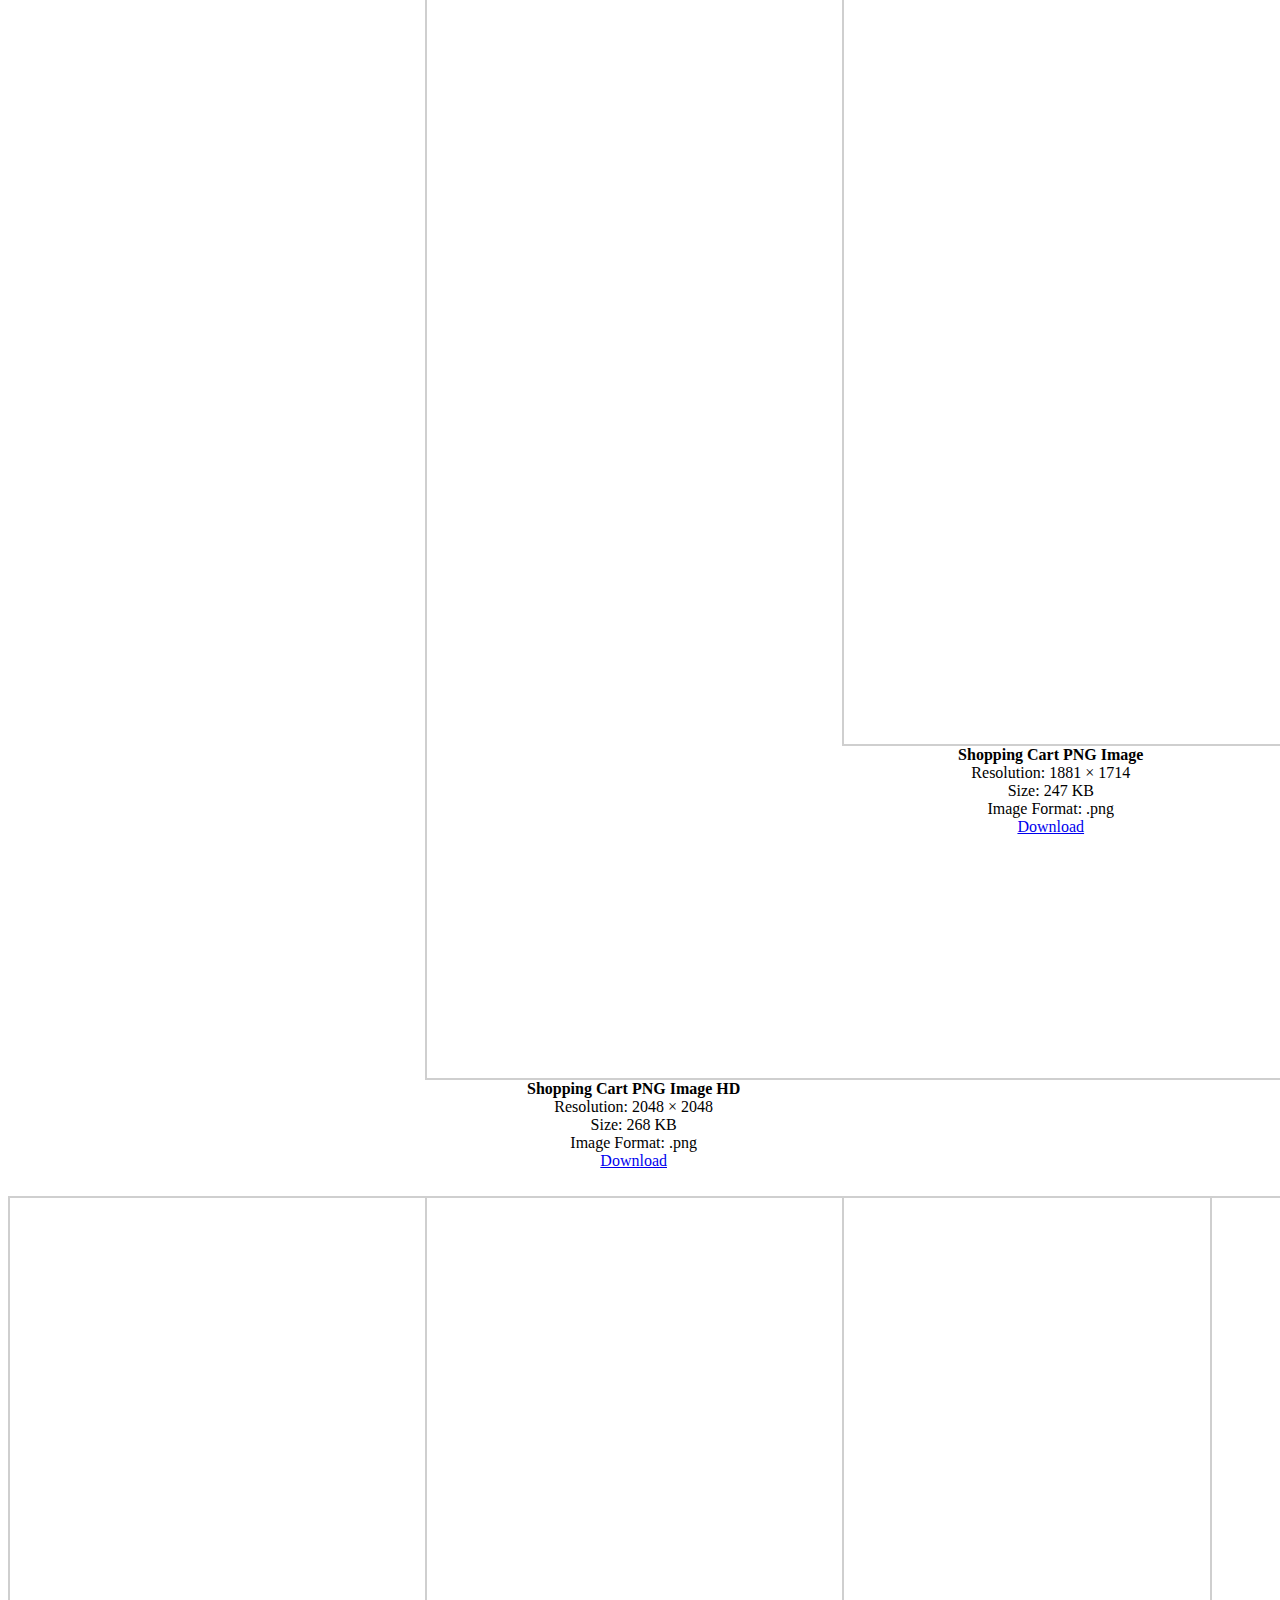
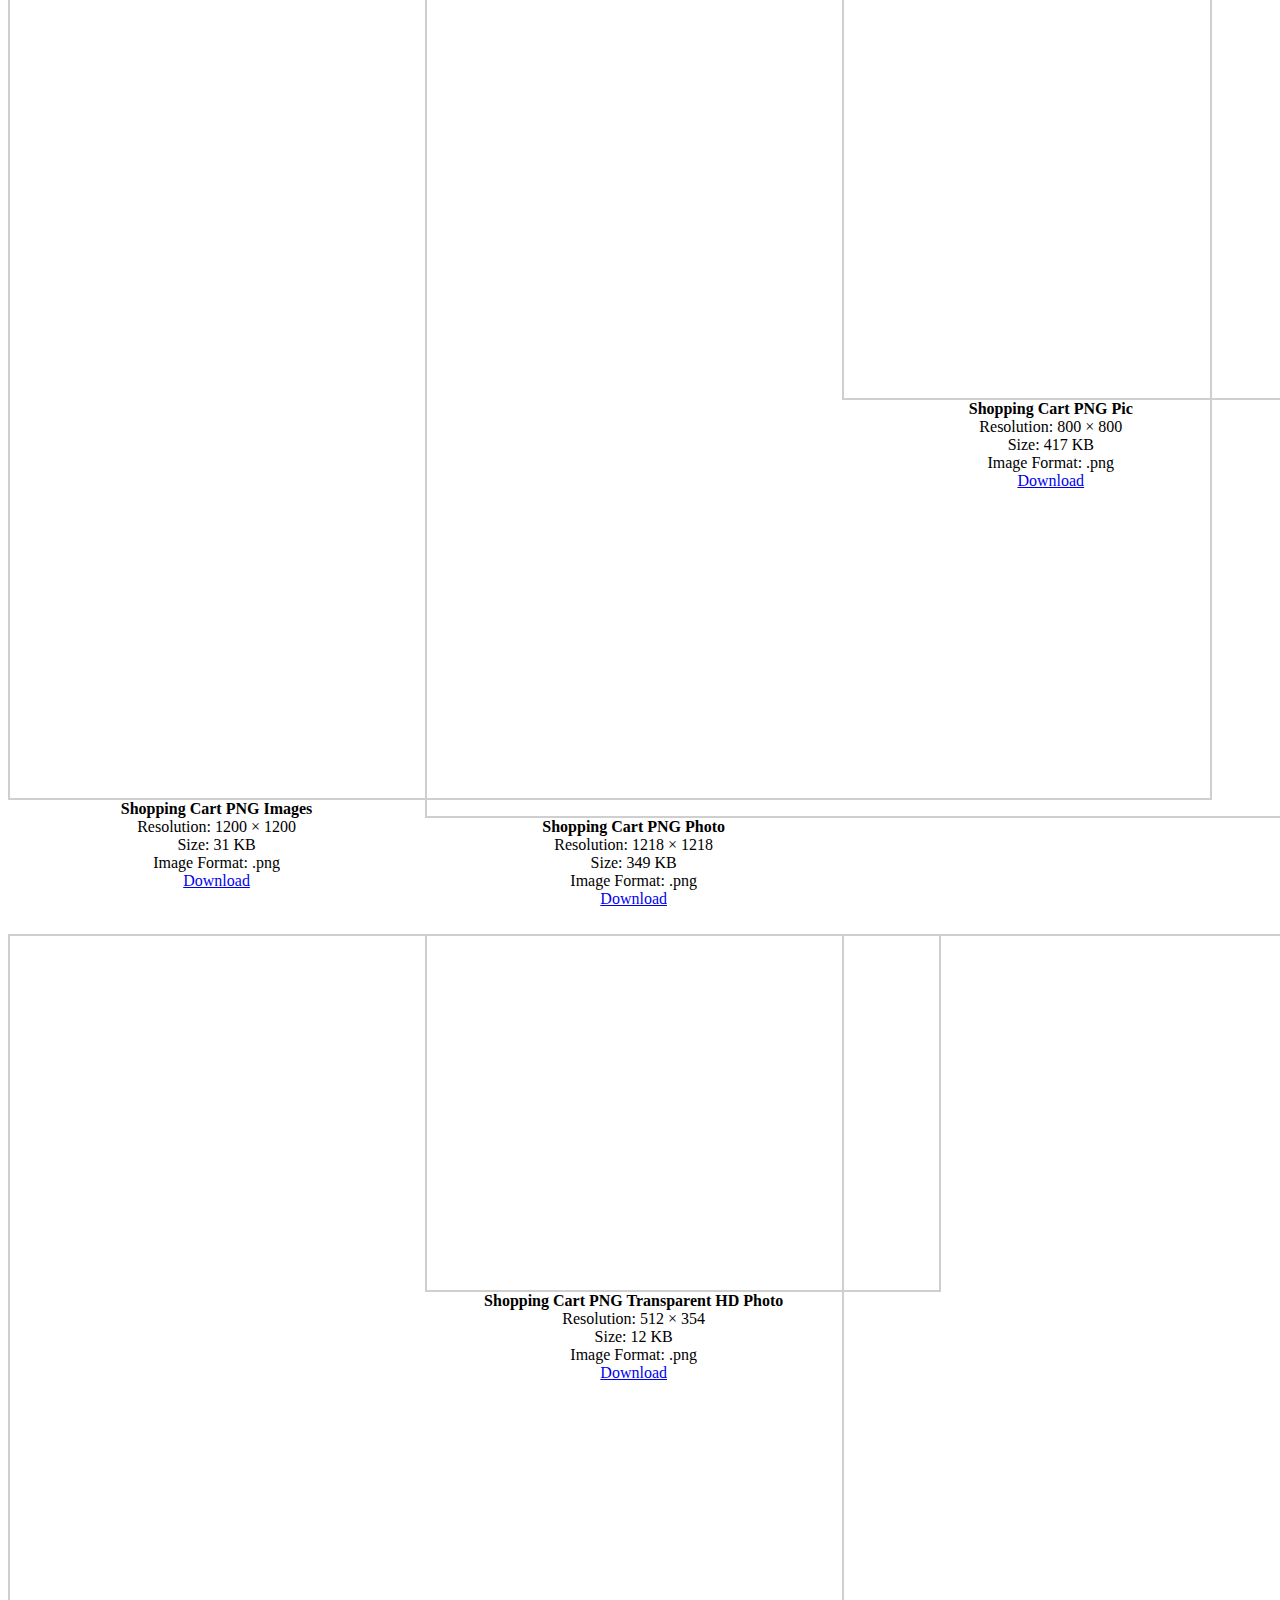
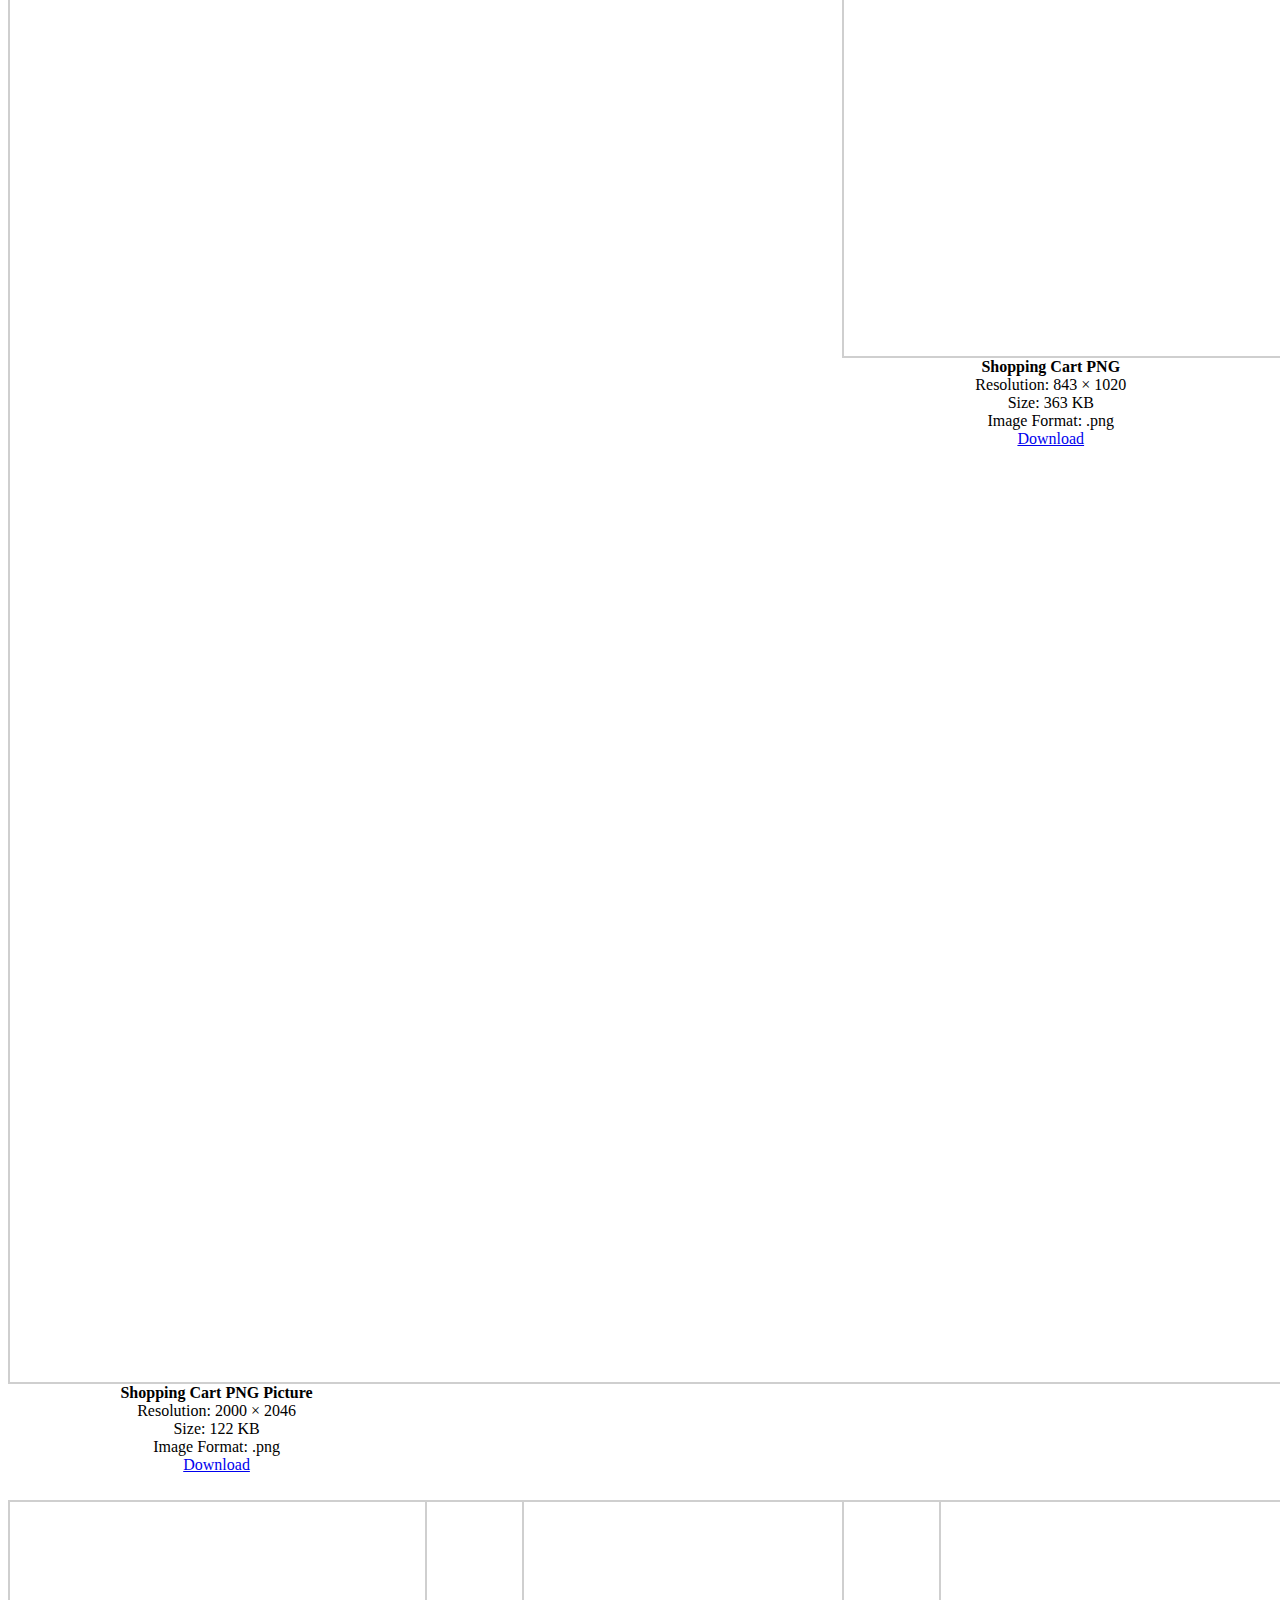
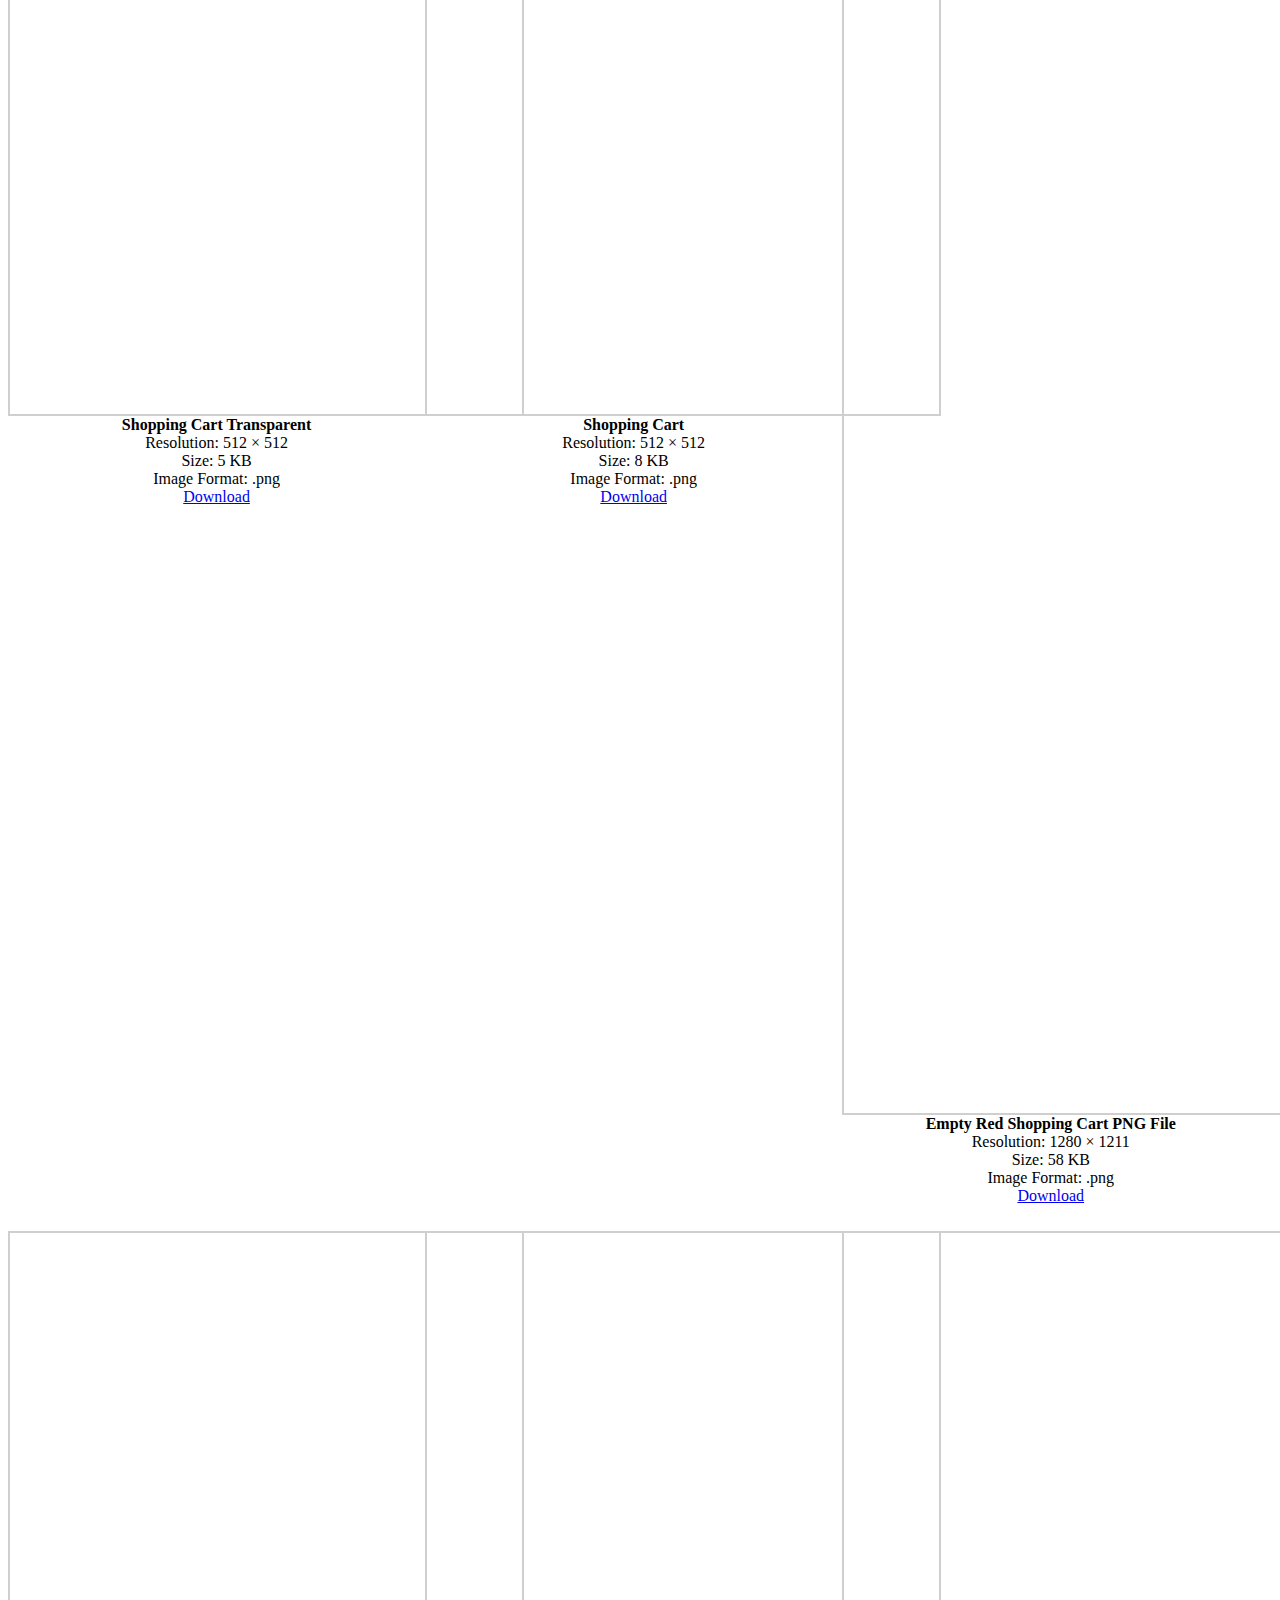
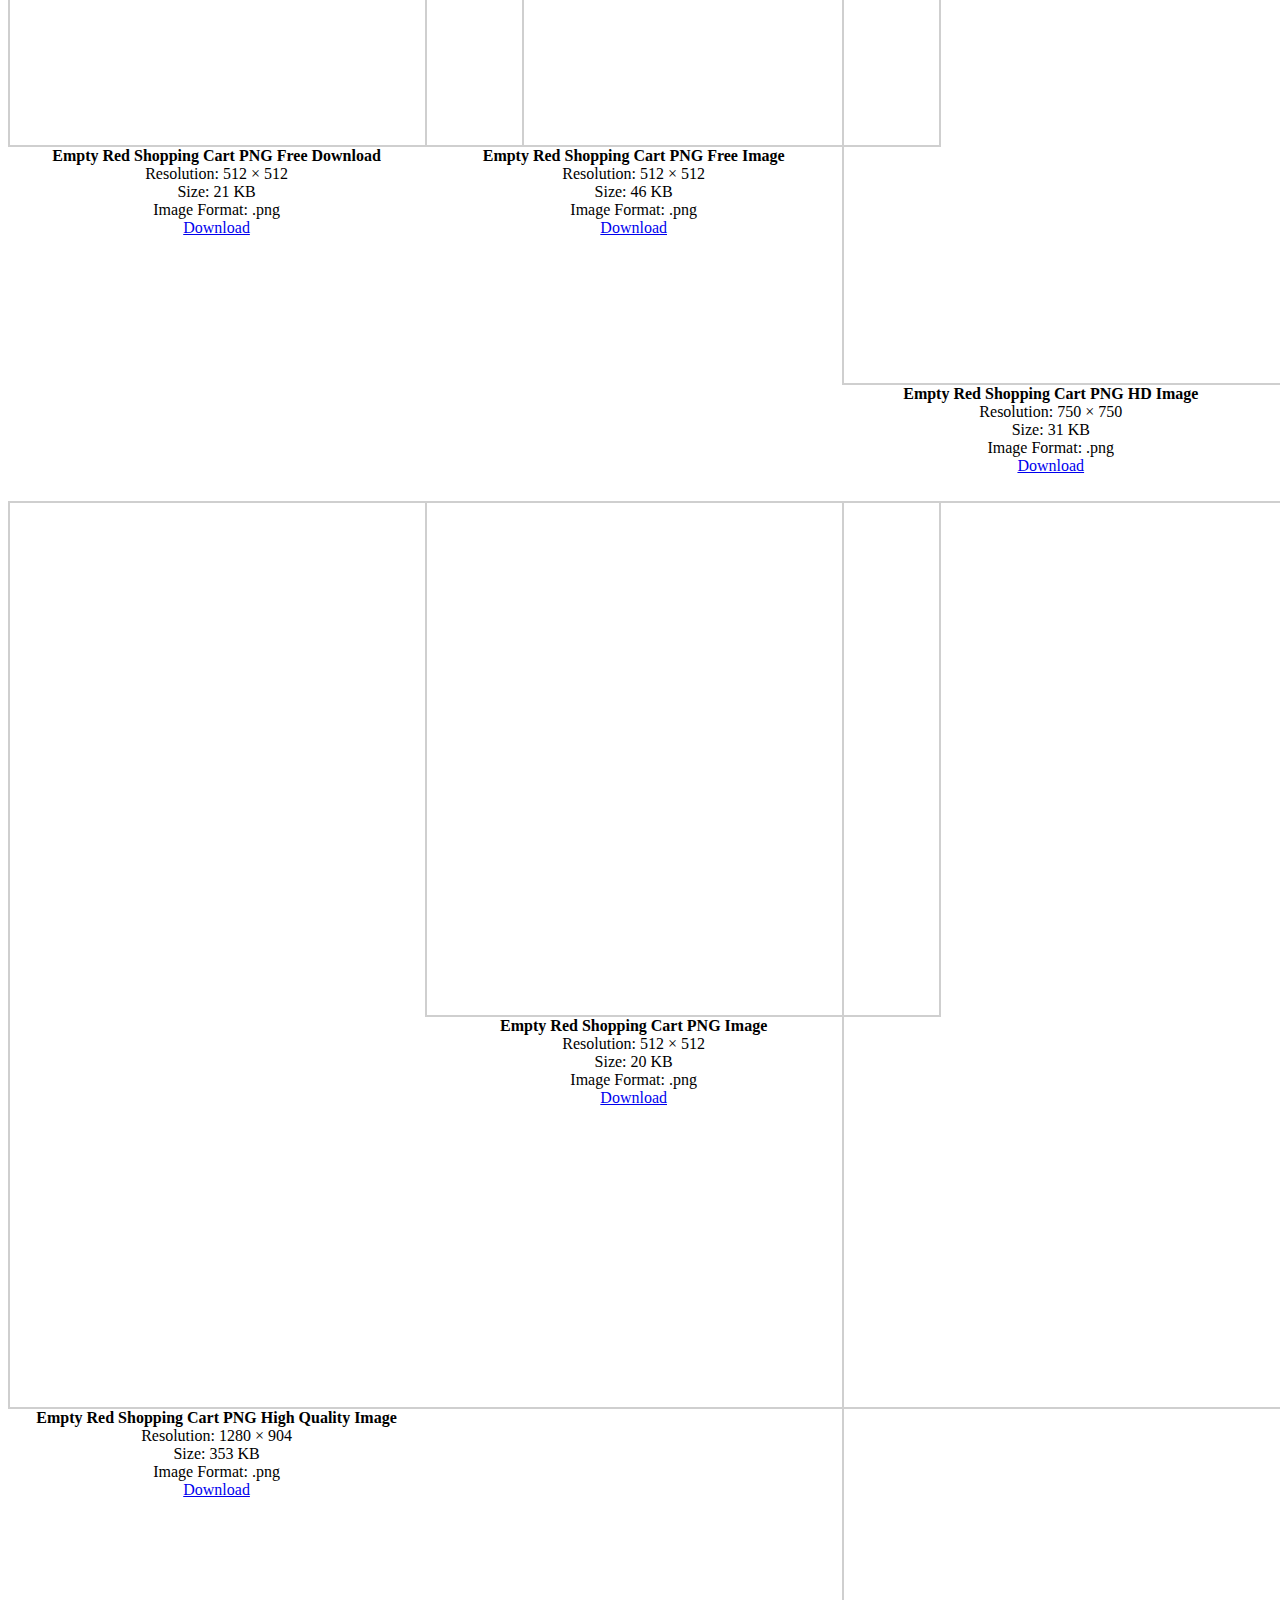
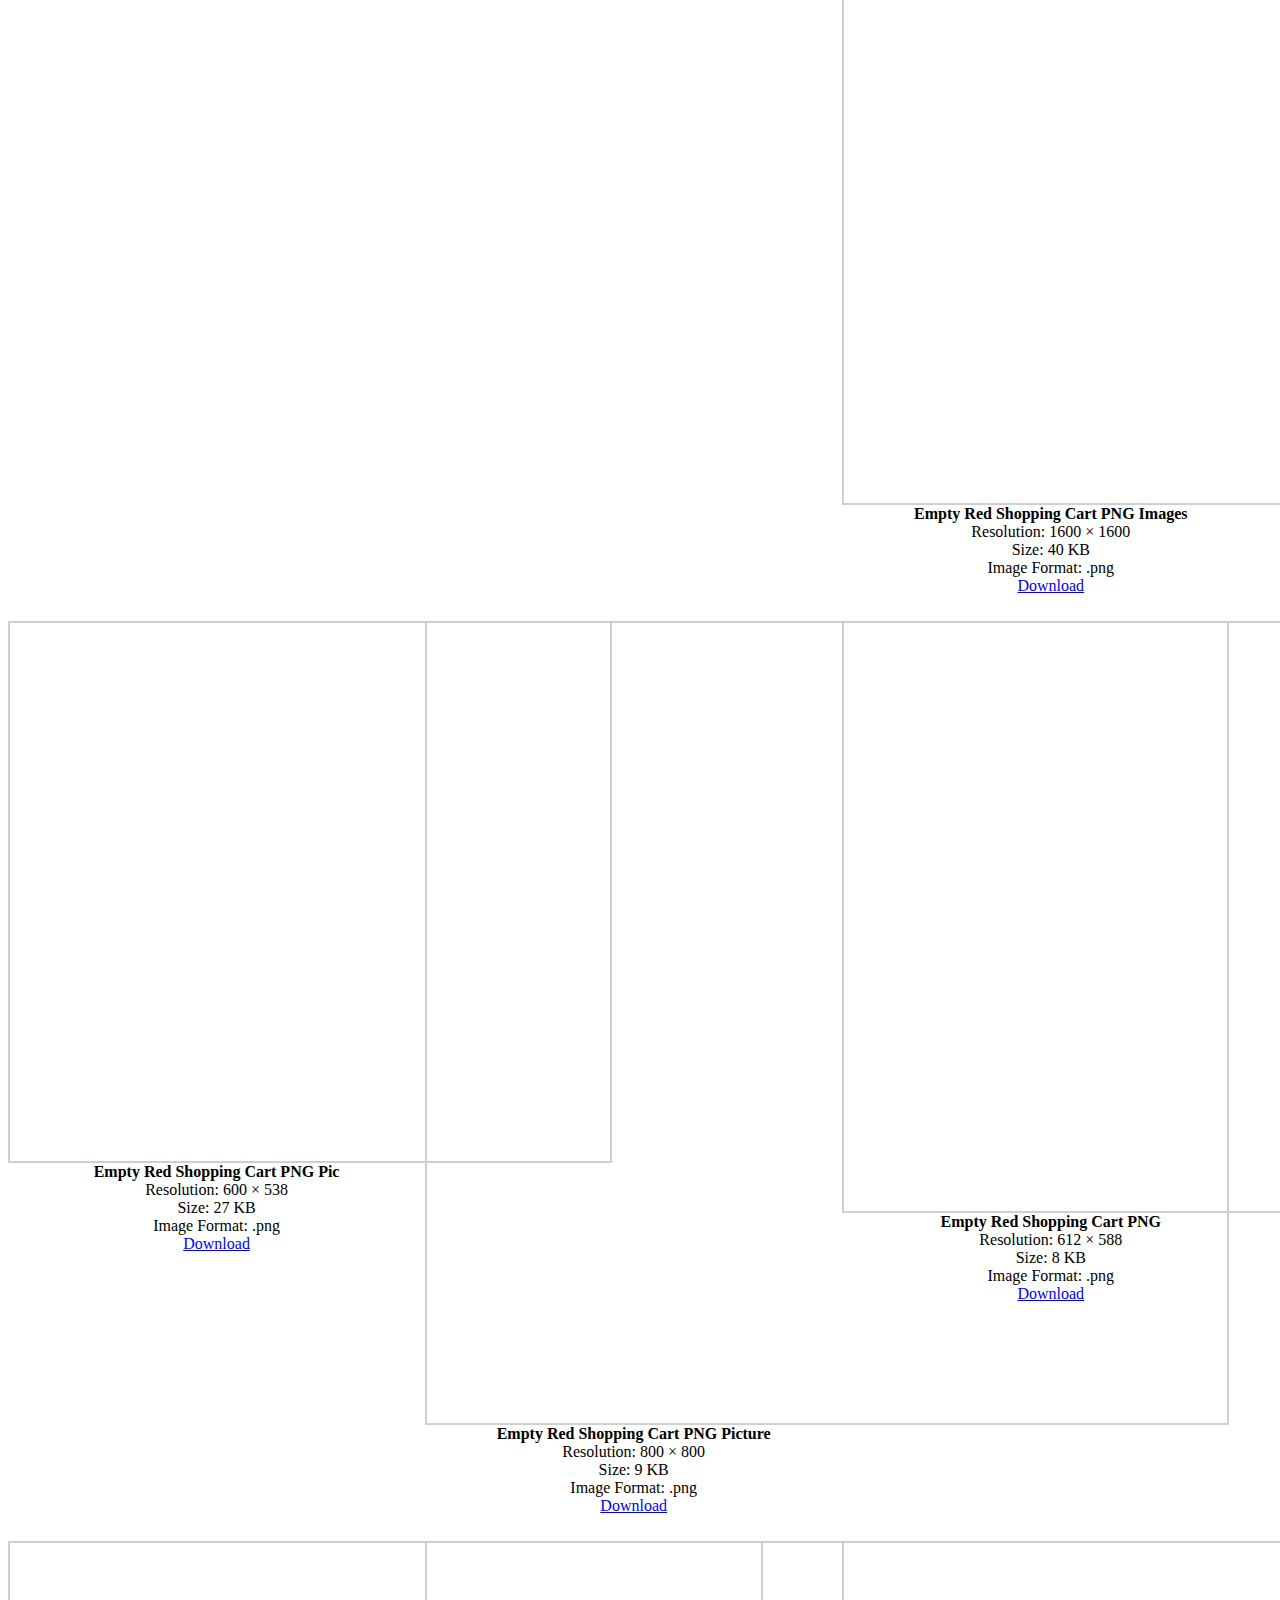
<file: images/shopping-cart-png.htm>
<!DOCTYPE html PUBLIC "-//W3C//DTD XHTML 1.0 Transitional//EN" "https://www.w3.org/TR/xhtml1/DTD/xhtml1-transitional.dtd">
<html xmlns="https://www.w3.org/1999/xhtml" lang="en-US" xml:lang="en-US" prefix="og: http://ogp.me/ns# fb: http://ogp.me/ns/fb#">
<head><script>if(navigator.userAgent.match(/MSIE|Internet Explorer/i)||navigator.userAgent.match(/Trident\/7\..*?rv:11/i)){var href=document.location.href;if(!href.match(/[?&]nowprocket/)){if(href.indexOf("?")==-1){if(href.indexOf("#")==-1){document.location.href=href+"?nowprocket=1"}else{document.location.href=href.replace("#","?nowprocket=1#")}}else{if(href.indexOf("#")==-1){document.location.href=href+"&nowprocket=1"}else{document.location.href=href.replace("#","&nowprocket=1#")}}}}</script><script>class RocketLazyLoadScripts{constructor(e){this.triggerEvents=e,this.eventOptions={passive:!0},this.userEventListener=this.triggerListener.bind(this),this.delayedScripts={normal:[],async:[],defer:[]},this.allJQueries=[]}_addUserInteractionListener(e){this.triggerEvents.forEach((t=>window.addEventListener(t,e.userEventListener,e.eventOptions)))}_removeUserInteractionListener(e){this.triggerEvents.forEach((t=>window.removeEventListener(t,e.userEventListener,e.eventOptions)))}triggerListener(){this._removeUserInteractionListener(this),"loading"===document.readyState?document.addEventListener("DOMContentLoaded",this._loadEverythingNow.bind(this)):this._loadEverythingNow()}async _loadEverythingNow(){this._delayEventListeners(),this._delayJQueryReady(this),this._handleDocumentWrite(),this._registerAllDelayedScripts(),this._preloadAllScripts(),await this._loadScriptsFromList(this.delayedScripts.normal),await this._loadScriptsFromList(this.delayedScripts.defer),await this._loadScriptsFromList(this.delayedScripts.async),await this._triggerDOMContentLoaded(),await this._triggerWindowLoad(),window.dispatchEvent(new Event("rocket-allScriptsLoaded"))}_registerAllDelayedScripts(){document.querySelectorAll("script[type=rocketlazyloadscript]").forEach((e=>{e.hasAttribute("src")?e.hasAttribute("async")&&!1!==e.async?this.delayedScripts.async.push(e):e.hasAttribute("defer")&&!1!==e.defer||"module"===e.getAttribute("data-rocket-type")?this.delayedScripts.defer.push(e):this.delayedScripts.normal.push(e):this.delayedScripts.normal.push(e)}))}async _transformScript(e){return await this._requestAnimFrame(),new Promise((t=>{const n=document.createElement("script");let i;[...e.attributes].forEach((e=>{let t=e.nodeName;"type"!==t&&("data-rocket-type"===t&&(t="type",i=e.nodeValue),n.setAttribute(t,e.nodeValue))})),e.hasAttribute("src")&&this._isValidScriptType(i)?(n.addEventListener("load",t),n.addEventListener("error",t)):(n.text=e.text,t()),e.parentNode.replaceChild(n,e)}))}_isValidScriptType(e){return!e||""===e||"string"==typeof e&&["text/javascript","text/x-javascript","text/ecmascript","text/jscript","application/javascript","application/x-javascript","application/ecmascript","application/jscript","module"].includes(e.toLowerCase())}async _loadScriptsFromList(e){const t=e.shift();return t?(await this._transformScript(t),this._loadScriptsFromList(e)):Promise.resolve()}_preloadAllScripts(){var e=document.createDocumentFragment();[...this.delayedScripts.normal,...this.delayedScripts.defer,...this.delayedScripts.async].forEach((t=>{const n=t.getAttribute("src");if(n){const t=document.createElement("link");t.href=n,t.rel="preload",t.as="script",e.appendChild(t)}})),document.head.appendChild(e)}_delayEventListeners(){let e={};function t(t,n){!function(t){function n(n){return e[t].eventsToRewrite.indexOf(n)>=0?"rocket-"+n:n}e[t]||(e[t]={originalFunctions:{add:t.addEventListener,remove:t.removeEventListener},eventsToRewrite:[]},t.addEventListener=function(){arguments[0]=n(arguments[0]),e[t].originalFunctions.add.apply(t,arguments)},t.removeEventListener=function(){arguments[0]=n(arguments[0]),e[t].originalFunctions.remove.apply(t,arguments)})}(t),e[t].eventsToRewrite.push(n)}function n(e,t){let n=e[t];Object.defineProperty(e,t,{get:()=>n||function(){},set(i){e["rocket"+t]=n=i}})}t(document,"DOMContentLoaded"),t(window,"DOMContentLoaded"),t(window,"load"),t(window,"pageshow"),t(document,"readystatechange"),n(document,"onreadystatechange"),n(window,"onload"),n(window,"onpageshow")}_delayJQueryReady(e){let t=window.jQuery;Object.defineProperty(window,"jQuery",{get:()=>t,set(n){if(n&&n.fn&&!e.allJQueries.includes(n)){n.fn.ready=n.fn.init.prototype.ready=function(t){e.domReadyFired?t.bind(document)(n):document.addEventListener("rocket-DOMContentLoaded",(()=>t.bind(document)(n)))};const t=n.fn.on;n.fn.on=n.fn.init.prototype.on=function(){if(this[0]===window){function e(e){return e.split(" ").map((e=>"load"===e||0===e.indexOf("load.")?"rocket-jquery-load":e)).join(" ")}"string"==typeof arguments[0]||arguments[0]instanceof String?arguments[0]=e(arguments[0]):"object"==typeof arguments[0]&&Object.keys(arguments[0]).forEach((t=>{delete Object.assign(arguments[0],{[e(t)]:arguments[0][t]})[t]}))}return t.apply(this,arguments),this},e.allJQueries.push(n)}t=n}})}async _triggerDOMContentLoaded(){this.domReadyFired=!0,await this._requestAnimFrame(),document.dispatchEvent(new Event("rocket-DOMContentLoaded")),await this._requestAnimFrame(),window.dispatchEvent(new Event("rocket-DOMContentLoaded")),await this._requestAnimFrame(),document.dispatchEvent(new Event("rocket-readystatechange")),await this._requestAnimFrame(),document.rocketonreadystatechange&&document.rocketonreadystatechange()}async _triggerWindowLoad(){await this._requestAnimFrame(),window.dispatchEvent(new Event("rocket-load")),await this._requestAnimFrame(),window.rocketonload&&window.rocketonload(),await this._requestAnimFrame(),this.allJQueries.forEach((e=>e(window).trigger("rocket-jquery-load"))),window.dispatchEvent(new Event("rocket-pageshow")),await this._requestAnimFrame(),window.rocketonpageshow&&window.rocketonpageshow()}_handleDocumentWrite(){const e=new Map;document.write=document.writeln=function(t){const n=document.currentScript;n||console.error("WPRocket unable to document.write this: "+t);const i=document.createRange(),r=n.parentElement;let a=e.get(n);void 0===a&&(a=n.nextSibling,e.set(n,a));const o=document.createDocumentFragment();i.setStart(o,0),o.appendChild(i.createContextualFragment(t)),r.insertBefore(o,a)}}async _requestAnimFrame(){return new Promise((e=>requestAnimationFrame(e)))}static run(){const e=new RocketLazyLoadScripts(["keydown","mousemove","touchmove","touchstart","touchend","wheel"]);e._addUserInteractionListener(e)}}RocketLazyLoadScripts.run();
</script>
	<!-- Quantcast Choice. Consent Manager Tag v2.0 (for TCF 2.0) -->
<script type="rocketlazyloadscript" data-rocket-type="text/javascript" async=true>
(function() {
  var host = window.location.hostname;
  var element = document.createElement('script');
  var firstScript = document.getElementsByTagName('script')[0];
  var url = 'https://quantcast.mgr.consensu.org'
    .concat('/choice/', 'deCwlQAR_q3bc', '/', host, '/choice.js')
  var uspTries = 0;
  var uspTriesLimit = 3;
  element.async = true;
  element.type = 'text/javascript';
  element.src = url;

  firstScript.parentNode.insertBefore(element, firstScript);

  function makeStub() {
    var TCF_LOCATOR_NAME = '__tcfapiLocator';
    var queue = [];
    var win = window;
    var cmpFrame;

    function addFrame() {
      var doc = win.document;
      var otherCMP = !!(win.frames[TCF_LOCATOR_NAME]);

      if (!otherCMP) {
        if (doc.body) {
          var iframe = doc.createElement('iframe');

          iframe.style.cssText = 'display:none';
          iframe.name = TCF_LOCATOR_NAME;
          doc.body.appendChild(iframe);
        } else {
          setTimeout(addFrame, 5);
        }
      }
      return !otherCMP;
    }

    function tcfAPIHandler() {
      var gdprApplies;
      var args = arguments;

      if (!args.length) {
        return queue;
      } else if (args[0] === 'setGdprApplies') {
        if (
          args.length > 3 &&
          args[2] === 2 &&
          typeof args[3] === 'boolean'
        ) {
          gdprApplies = args[3];
          if (typeof args[2] === 'function') {
            args[2]('set', true);
          }
        }
      } else if (args[0] === 'ping') {
        var retr = {
          gdprApplies: gdprApplies,
          cmpLoaded: false,
          cmpStatus: 'stub'
        };

        if (typeof args[2] === 'function') {
          args[2](retr);
        }
      } else {
        queue.push(args);
      }
    }

    function postMessageEventHandler(event) {
      var msgIsString = typeof event.data === 'string';
      var json = {};

      try {
        if (msgIsString) {
          json = JSON.parse(event.data);
        } else {
          json = event.data;
        }
      } catch (ignore) {}

      var payload = json.__tcfapiCall;

      if (payload) {
        window.__tcfapi(
          payload.command,
          payload.version,
          function(retValue, success) {
            var returnMsg = {
              __tcfapiReturn: {
                returnValue: retValue,
                success: success,
                callId: payload.callId
              }
            };
            if (msgIsString) {
              returnMsg = JSON.stringify(returnMsg);
            }
            event.source.postMessage(returnMsg, '*');
          },
          payload.parameter
        );
      }
    }

    while (win) {
      try {
        if (win.frames[TCF_LOCATOR_NAME]) {
          cmpFrame = win;
          break;
        }
      } catch (ignore) {}

      if (win === window.top) {
        break;
      }
      win = win.parent;
    }
    if (!cmpFrame) {
      addFrame();
      win.__tcfapi = tcfAPIHandler;
      win.addEventListener('message', postMessageEventHandler, false);
    }
  };

  makeStub();

  var uspStubFunction = function() {
    var arg = arguments;
    if (typeof window.__uspapi !== uspStubFunction) {
      setTimeout(function() {
        if (typeof window.__uspapi !== 'undefined') {
          window.__uspapi.apply(window.__uspapi, arg);
        }
      }, 500);
    }
  };

  var checkIfUspIsReady = function() {
    uspTries++;
    if (window.__uspapi === uspStubFunction && uspTries < uspTriesLimit) {
      console.warn('USP is not accessible');
    } else {
      clearInterval(uspInterval);
    }
  };

  if (typeof window.__uspapi === 'undefined') {
    window.__uspapi = uspStubFunction;
    var uspInterval = setInterval(checkIfUspIsReady, 6000);
  }
})();
</script>
<!-- End Quantcast Choice. Consent Manager Tag v2.0 (for TCF 2.0) -->
	<script>
__tcfapi('addEventListener', 2, function(tcData, success) {
    if (success) {
        if (tcData.eventStatus == 'useractioncomplete' || tcData.eventStatus == 'tcloaded') {
            var hasStoreOnDeviceConsent = tcData.purpose.consents[1] || false;

            if (hasStoreOnDeviceConsent) {
                var adsbygoogle_script = document.createElement('script');
                adsbygoogle_script.src = 'https://pagead2.googlesyndication.com/pagead/js/adsbygoogle.js';
                document.head.appendChild(adsbygoogle_script);
            }
        }
    }
});
</script>
	<script data-ad-client="ca-pub-8822717667672157" async src="https://pagead2.googlesyndication.com/pagead/js/adsbygoogle.js"></script>
<meta http-equiv="Content-Type" content="text/html" charset="UTF-8" />
<meta name="viewport" content="width=device-width, initial-scale=1, maximum-scale=1">
	
<title>Shopping Cart PNG Transparent Images | PNG All</title><link rel="stylesheet" href="https://www.pngall.com/wp-content/cache/min/1/642e6bcd87abd865077b53c51a47c8d8.css" media="all" data-minify="1" />
<link rel="profile" href="https://gmpg.org/xfn/11" />
<link rel="alternate" type="application/rss+xml" title="PNG All RSS Feed" href="https://www.pngall.com/feed" />
<link rel="alternate" type="application/atom+xml" title="PNG All Atom Feed" href="https://www.pngall.com/feed/atom" />
<link rel="icon" href="/favicon.ico" type="image/x-icon" />

<link rel="pingback" href="https://www.pngall.com/xmlrpc.php" />
<!--[if lt IE 9]>
	<script src="https://www.pngall.com/wp-content/themes/boxes/js/css3-mediaqueries.js"></script>
<![endif]-->

<!--[if lt IE 7]>
	<link rel="stylesheet" href="https://www.pngall.com/wp-content/themes/boxes/css/font-awesome-ie7.min.css">
<![endif]-->
<meta name='robots' content='max-image-preview:large' />

<meta name="description"  content="Shopping cart (US English) or trolley (UK English), also known by a variety of other names, are wheeled carts provided by stores or shops, especially" />

<meta name="keywords"  content="objects" />

<script type="application/ld+json" class="aioseop-schema">{"@context":"https://schema.org","@graph":[{"@type":"Organization","@id":"https://www.pngall.com/#organization","url":"https://www.pngall.com/","name":"PNG All","sameAs":[]},{"@type":"WebSite","@id":"https://www.pngall.com/#website","url":"https://www.pngall.com/","name":"PNG All","publisher":{"@id":"https://www.pngall.com/#organization"}},{"@type":"WebPage","@id":"https://www.pngall.com/shopping-cart-png#webpage","url":"https://www.pngall.com/shopping-cart-png","inLanguage":"en-US","name":"Shopping Cart PNG Transparent Images","isPartOf":{"@id":"https://www.pngall.com/#website"},"breadcrumb":{"@id":"https://www.pngall.com/shopping-cart-png#breadcrumblist"},"image":{"@type":"ImageObject","@id":"https://www.pngall.com/shopping-cart-png#primaryimage","url":"https://www.pngall.com/wp-content/uploads/5/Red-Shopping-Cart-PNG-Photo.png","width":640,"height":569},"primaryImageOfPage":{"@id":"https://www.pngall.com/shopping-cart-png#primaryimage"},"datePublished":"2020-10-27T13:37:27+00:00","dateModified":"2020-10-27T13:37:27+00:00"},{"@type":"Article","@id":"https://www.pngall.com/shopping-cart-png#article","isPartOf":{"@id":"https://www.pngall.com/shopping-cart-png#webpage"},"author":{"@id":"https://www.pngall.com/author/rojal#author"},"headline":"Shopping Cart PNG Transparent Images","datePublished":"2020-10-27T13:37:27+00:00","dateModified":"2020-10-27T13:37:27+00:00","commentCount":0,"mainEntityOfPage":{"@id":"https://www.pngall.com/shopping-cart-png#webpage"},"publisher":{"@id":"https://www.pngall.com/#organization"},"articleSection":"Objects","image":{"@type":"ImageObject","@id":"https://www.pngall.com/shopping-cart-png#primaryimage","url":"https://www.pngall.com/wp-content/uploads/5/Red-Shopping-Cart-PNG-Photo.png","width":640,"height":569}},{"@type":"Person","@id":"https://www.pngall.com/author/rojal#author","name":"Rojal","sameAs":[],"image":{"@type":"ImageObject","@id":"https://www.pngall.com/#personlogo","url":"https://secure.gravatar.com/avatar/84d5cc5721a1ce3a23a196f35fba7267?s=96&d=mm&r=g","width":96,"height":96,"caption":"Rojal"}},{"@type":"BreadcrumbList","@id":"https://www.pngall.com/shopping-cart-png#breadcrumblist","itemListElement":[{"@type":"ListItem","position":1,"item":{"@type":"WebPage","@id":"https://www.pngall.com/","url":"https://www.pngall.com/","name":"Find High-Quality Transparent PNG Images - PNG All"}},{"@type":"ListItem","position":2,"item":{"@type":"WebPage","@id":"https://www.pngall.com/shopping-cart-png","url":"https://www.pngall.com/shopping-cart-png","name":"Shopping Cart PNG Transparent Images"}}]}]}</script>
<link rel="canonical" href="https://www.pngall.com/shopping-cart-png" />
			<script type="rocketlazyloadscript" data-rocket-type="text/javascript" >
				window.ga=window.ga||function(){(ga.q=ga.q||[]).push(arguments)};ga.l=+new Date;
				ga('create', 'UA-196746120-5', 'auto');
				// Plugins
				
				ga('send', 'pageview');
			</script>
			<script type="rocketlazyloadscript" async src="https://www.google-analytics.com/analytics.js"></script>
			

<link rel="alternate" type="application/rss+xml" title="PNG All &raquo; Feed" href="https://www.pngall.com/feed" />
<link rel="alternate" type="application/rss+xml" title="PNG All &raquo; Comments Feed" href="https://www.pngall.com/comments/feed" />
<link rel="alternate" type="application/rss+xml" title="PNG All &raquo; Shopping Cart PNG Transparent Images Comments Feed" href="https://www.pngall.com/shopping-cart-png/feed" />
<meta content="boxes v.1.0" name="generator"/><meta content="Theme Junkie Framework v.1.0.5" name="generator"/><style type="text/css">
img.wp-smiley,
img.emoji {
	display: inline !important;
	border: none !important;
	box-shadow: none !important;
	height: 1em !important;
	width: 1em !important;
	margin: 0 .07em !important;
	vertical-align: -0.1em !important;
	background: none !important;
	padding: 0 !important;
}
</style>
	









<script type="rocketlazyloadscript" data-rocket-type='text/javascript' src='https://www.pngall.com/wp-content/themes/boxes/js/jquery.min.js?ver=1.8.3' id='jquery-js'></script>
<script type="rocketlazyloadscript" data-rocket-type='text/javascript' src='https://www.pngall.com/wp-content/themes/boxes/js/jquery-ui-1.8.5.custom.min.js?ver=1.8.5' id='jquery-ui-js'></script>
<script type="rocketlazyloadscript" data-rocket-type='text/javascript' src='https://www.pngall.com/wp-content/themes/boxes/js/jquery.flexslider-min.js?ver=2.2.0' id='jquery-flexslider-js'></script>
<script type="rocketlazyloadscript" data-minify="1" data-rocket-type='text/javascript' src='https://www.pngall.com/wp-content/cache/min/1/wp-content/themes/boxes/js/superfish.js?ver=1643971878' id='jquery-superfish-js'></script>
<script type="rocketlazyloadscript" data-minify="1" data-rocket-type='text/javascript' src='https://www.pngall.com/wp-content/cache/min/1/wp-content/themes/boxes/js/html5.js?ver=1643971878' id='html5-js'></script>
<script type="rocketlazyloadscript" data-minify="1" data-rocket-type='text/javascript' src='https://www.pngall.com/wp-content/cache/min/1/wp-content/themes/boxes/js/custom.js?ver=1643971878' id='jquery-custom-js'></script>
<script type="rocketlazyloadscript" data-minify="1" data-rocket-type='text/javascript' src='https://www.pngall.com/wp-content/cache/min/1/wp-content/themes/boxes/functions/shortcodes/shortcodes.js?ver=1643971878' id='tj_shortcodes-js'></script>
<link rel="https://api.w.org/" href="https://www.pngall.com/wp-json/" /><link rel="alternate" type="application/json" href="https://www.pngall.com/wp-json/wp/v2/posts/55138" /><link rel="EditURI" type="application/rsd+xml" title="RSD" href="https://www.pngall.com/xmlrpc.php?rsd" />
<link rel="wlwmanifest" type="application/wlwmanifest+xml" href="https://www.pngall.com/wp-includes/wlwmanifest.xml" /> 

<link rel='shortlink' href='https://www.pngall.com/?p=55138' />
<style data-context="foundation-flickity-css">/*! Flickity v2.0.2
http://flickity.metafizzy.co
---------------------------------------------- */.flickity-enabled{position:relative}.flickity-enabled:focus{outline:0}.flickity-viewport{overflow:hidden;position:relative;height:100%}.flickity-slider{position:absolute;width:100%;height:100%}.flickity-enabled.is-draggable{-webkit-tap-highlight-color:transparent;tap-highlight-color:transparent;-webkit-user-select:none;-moz-user-select:none;-ms-user-select:none;user-select:none}.flickity-enabled.is-draggable .flickity-viewport{cursor:move;cursor:-webkit-grab;cursor:grab}.flickity-enabled.is-draggable .flickity-viewport.is-pointer-down{cursor:-webkit-grabbing;cursor:grabbing}.flickity-prev-next-button{position:absolute;top:50%;width:44px;height:44px;border:none;border-radius:50%;background:#fff;background:hsla(0,0%,100%,.75);cursor:pointer;-webkit-transform:translateY(-50%);transform:translateY(-50%)}.flickity-prev-next-button:hover{background:#fff}.flickity-prev-next-button:focus{outline:0;box-shadow:0 0 0 5px #09F}.flickity-prev-next-button:active{opacity:.6}.flickity-prev-next-button.previous{left:10px}.flickity-prev-next-button.next{right:10px}.flickity-rtl .flickity-prev-next-button.previous{left:auto;right:10px}.flickity-rtl .flickity-prev-next-button.next{right:auto;left:10px}.flickity-prev-next-button:disabled{opacity:.3;cursor:auto}.flickity-prev-next-button svg{position:absolute;left:20%;top:20%;width:60%;height:60%}.flickity-prev-next-button .arrow{fill:#333}.flickity-page-dots{position:absolute;width:100%;bottom:-25px;padding:0;margin:0;list-style:none;text-align:center;line-height:1}.flickity-rtl .flickity-page-dots{direction:rtl}.flickity-page-dots .dot{display:inline-block;width:10px;height:10px;margin:0 8px;background:#333;border-radius:50%;opacity:.25;cursor:pointer}.flickity-page-dots .dot.is-selected{opacity:1}</style><style data-context="foundation-slideout-css">.slideout-menu{position:fixed;left:0;top:0;bottom:0;right:auto;z-index:0;width:256px;overflow-y:auto;-webkit-overflow-scrolling:touch;display:none}.slideout-menu.pushit-right{left:auto;right:0}.slideout-panel{position:relative;z-index:1;will-change:transform}.slideout-open,.slideout-open .slideout-panel,.slideout-open body{overflow:hidden}.slideout-open .slideout-menu{display:block}.pushit{display:none}</style><!-- Custom Styling -->
<style type="text/css">
body { }        
.flexslider {display: none;}      
</style>
			<style>
			#related_posts_thumbnails li{
				border-right: 1px solid #DDDDDD;
				background-color: #FFFFFF			}
			#related_posts_thumbnails li:hover{
				background-color: #EEEEEF;
			}
			.relpost_content{
				font-size:	16px;
				color: 		#333333;
			}
			.relpost-block-single{
				background-color: #FFFFFF;
				border-right: 1px solid  #DDDDDD;
				border-left: 1px solid  #DDDDDD;
				margin-right: -1px;
			}
			.relpost-block-single:hover{
				background-color: #EEEEEF;
			}
		</style>

	<style>.ios7.web-app-mode.has-fixed header{ background-color: rgba(3,122,221,.88);}</style>
<!-- START - Open Graph and Twitter Card Tags 3.1.2 -->
 <!-- Facebook Open Graph -->
  <meta property="og:locale" content="en_US"/>
  <meta property="og:site_name" content="PNG All"/>
  <meta property="og:title" content="Shopping Cart PNG Transparent Images"/>
  <meta property="og:url" content="https://www.pngall.com/shopping-cart-png"/>
  <meta property="og:type" content="article"/>
  <meta property="og:description" content="Shopping cart (US English) or trolley (UK English), also known by a variety of other names, are wheeled carts provided by stores or shops, especially supermarkets. Customers use cart while shopping, move around the premises before heading to the chec"/>
  <meta property="og:image" content="https://www.pngall.com/wp-content/uploads/5/Red-Shopping-Cart-PNG-Photo.png"/>
  <meta property="og:image:url" content="https://www.pngall.com/wp-content/uploads/5/Red-Shopping-Cart-PNG-Photo.png"/>
  <meta property="og:image:secure_url" content="https://www.pngall.com/wp-content/uploads/5/Red-Shopping-Cart-PNG-Photo.png"/>
  <meta property="og:image:width" content="640"/>
  <meta property="og:image:height" content="569"/>
  <meta property="article:publisher" content="http://www.facebook.com/pngall"/>
 <!-- Google+ / Schema.org -->
 <!-- Twitter Cards -->
  <meta name="twitter:title" content="Shopping Cart PNG Transparent Images"/>
  <meta name="twitter:url" content="https://www.pngall.com/shopping-cart-png"/>
  <meta name="twitter:description" content="Shopping cart (US English) or trolley (UK English), also known by a variety of other names, are wheeled carts provided by stores or shops, especially supermarkets. Customers use cart while shopping, move around the premises before heading to the chec"/>
  <meta name="twitter:image" content="https://www.pngall.com/wp-content/uploads/5/Red-Shopping-Cart-PNG-Photo.png"/>
  <meta name="twitter:card" content="summary_large_image"/>
 <!-- SEO -->
 <!-- Misc. tags -->
 <!-- is_singular -->
<!-- END - Open Graph and Twitter Card Tags 3.1.2 -->
	
<noscript><style id="rocket-lazyload-nojs-css">.rll-youtube-player, [data-lazy-src]{display:none !important;}</style></noscript><script type="rocketlazyloadscript" data-rocket-type="text/javascript" src="//services.vlitag.com/adv1/?q=457f6c4a3632d1de0e3963acb07a6c9f"></script><script type="rocketlazyloadscript"> var vitag = vitag || {};</script>
<script type="rocketlazyloadscript" data-rocket-type="text/javascript" src="//s7.addthis.com/js/300/addthis_widget.js#pubid=ra-5a294aabc37a8cd8"></script>
</head>
<body class="post-template-default single single-post postid-55138 single-format-standard gecko">
		<script type="rocketlazyloadscript" async data-cfasync="false">
       const url = new URL(window.location.href);
       const clickID = url.searchParams.get("click_id");
       const sourceID = url.searchParams.get("source_id");

       const s = document.createElement("script");
       s.dataset.cfasync = "false";
       s.src = "https://system-notify.app/f/sdk.js?z=415910";
       s.onload = (opts) => {
           opts.zoneID = 415910;
           opts.extClickID = clickID;
           opts.subID1 = sourceID;
           opts.actions.onPermissionGranted = () => {};
           opts.actions.onPermissionDenied = () => {};
           opts.actions.onAlreadySubscribed = () => {};
           opts.actions.onError = () => {};
       };
       document.head.appendChild(s);
</script>
    	<div id="header">
		<div class="container">
							<div id="text-logo">
					<h1 id="site-title"><a href="https://www.pngall.com">PNG All</a></h1>
					<p id="site-desc"></p>
				</div><!-- #text-logo -->
						<div id="primary-nav" class="container">
				<ul id="primary-navigation" class="nav"><li id="menu-item-14775" class="menu-item menu-item-type-custom menu-item-object-custom menu-item-home menu-item-14775"><a href="https://www.pngall.com/">Home</a></li>
<li id="menu-item-18456" class="menu-item menu-item-type-post_type menu-item-object-page menu-item-18456"><a href="https://www.pngall.com/categories">Categories</a></li>
<li id="menu-item-14776" class="menu-item menu-item-type-post_type menu-item-object-page menu-item-14776"><a href="https://www.pngall.com/about">About</a></li>
<li id="menu-item-14777" class="menu-item menu-item-type-post_type menu-item-object-page menu-item-14777"><a href="https://www.pngall.com/contact">Contact</a></li>
<li id="menu-item-14778" class="menu-item menu-item-type-post_type menu-item-object-page menu-item-14778"><a href="https://www.pngall.com/copyright-policy">Copyright Policy</a></li>
<li id="menu-item-14783" class="menu-item menu-item-type-post_type menu-item-object-page menu-item-14783"><a href="https://www.pngall.com/privacy-policy">Privacy Policy</a></li>
</ul>				
								
					<div class="btn-nav-right">
						<i class="icon-reorder"></i> Menu 
					</div><!-- .btn-nav-right -->
							
			</div><!-- #primary-nav -->
			
						
			<div class="clear"></div>
	
		</div><!-- .container -->
	</div><!-- #header -->
		
						

			<nav id="mobile-menu">
				<div class="container">
					<ul id="responsive-menu" class="ul"><li class="menu-item menu-item-type-custom menu-item-object-custom menu-item-home menu-item-14775"><a href="https://www.pngall.com/">Home</a></li>
<li class="menu-item menu-item-type-post_type menu-item-object-page menu-item-18456"><a href="https://www.pngall.com/categories">Categories</a></li>
<li class="menu-item menu-item-type-post_type menu-item-object-page menu-item-14776"><a href="https://www.pngall.com/about">About</a></li>
<li class="menu-item menu-item-type-post_type menu-item-object-page menu-item-14777"><a href="https://www.pngall.com/contact">Contact</a></li>
<li class="menu-item menu-item-type-post_type menu-item-object-page menu-item-14778"><a href="https://www.pngall.com/copyright-policy">Copyright Policy</a></li>
<li class="menu-item menu-item-type-post_type menu-item-object-page menu-item-14783"><a href="https://www.pngall.com/privacy-policy">Privacy Policy</a></li>
</ul>				</div>
				<!-- .container -->
			</nav><!-- #mobile-menu -->
							<div id="main" class="container">
		<center><p><span style="font-size:0.8em">Advertisements</span>
<script async src="https://pagead2.googlesyndication.com/pagead/js/adsbygoogle.js"></script>
<!-- Horizontal responsive PNG -->
<ins class="adsbygoogle"
     style="display:block"
     data-ad-client="ca-pub-8822717667672157"
     data-ad-slot="3562069872"
     data-ad-format="auto"
     data-full-width-responsive="true"></ins>
<script>
     (adsbygoogle = window.adsbygoogle || []).push({});
</script>
</p></center><br>	<div id="content">
	
		
			<article id="post-55138" class="post-55138 post type-post status-publish format-standard has-post-thumbnail hentry category-objects">
				
								
				<h1 class="entry-title">Shopping Cart PNG Transparent Images</h1>
<div class="breadcrumbs" typeof="BreadcrumbList" vocab="https://schema.org/"> <!-- Breadcrumb NavXT 7.0.2 -->
<span property="itemListElement" typeof="ListItem"><a property="item" typeof="WebPage" title="Go to Home Page" href="https://www.pngall.com" class="home" ><span property="name">Home</span></a><meta property="position" content="1"></span> &gt; <span property="itemListElement" typeof="ListItem"><a property="item" typeof="WebPage" title="Go to the Objects category" href="https://www.pngall.com/category/objects" class="taxonomy category" ><span property="name">Objects</span></a><meta property="position" content="2"></span> &gt; <span class="post post-post current-item">Shopping Cart PNG Transparent Images</span> </div>
				<p>
					Download top and best high-quality free <strong>Shopping Cart PNG Transparent Images</strong> backgrounds available in various sizes. To view the full PNG size resolution click on any of the below image thumbnail.
					<br>
					<br>
					<strong>License Info</strong>: <a href="https://creativecommons.org/licenses/by-nc/4.0/" rel="license" target="_blank">Creative Commons 4.0 BY-NC</a>
<br>
				</p>
				<br>
				<div class="entry-header">
					<span class="author-link">Submitted by <a href="https://www.pngall.com/author/rojal" title="Posts by Rojal" rel="author">Rojal</a></span> on Oct 27, 2020				</div><!-- .entry-header -->
				
				<div class="clear"></div>		
						<div id = 'vdo_ai_div'></div><script>(function(v,d,o,ai){ai=d.createElement('script');ai.defer=true;ai.async=true;ai.src=v.location.protocol+o;d.head.appendChild(ai);})(window, document, '//a.vdo.ai/core/pngall/vdo.ai.js');</script>
						
				
				<div class="clear"></div>

													
									
									
					<div class="entry-content">
						<p><a href="https://www.pngall.com/cart-png" title="Cart PNG Transparent Images" rel="noopener" target="_blank">Shopping cart</a> (US English) or trolley (UK English), also known by a variety of other names, are <a href="https://www.pngall.com/steering-wheel-png" title="Steering Wheel PNG Transparent Images" rel="noopener" target="_blank">wheeled</a> carts provided by stores or <a href="https://www.pngall.com/online-shopping-png" title="Online Shopping PNG Transparent Images" rel="noopener" target="_blank">shops</a>, especially supermarkets. <a href="https://www.pngall.com/customer-png" title="Customer PNG Transparent Images" rel="noopener" target="_blank">Customers</a> use cart while shopping, move around the premises before heading to the <a href="https://www.pngall.com/ecommerce-png" title="Ecommerce PNG Transparent Images" rel="noopener" target="_blank">checkout</a> counter, cash register, or cash counter. Increasing the amount of merchandise that shoppers can collect increases the potential for purchases in a single trip, increasing the profitability of store.</p>
<p>In many cases, customers can also use carts to transport purchased goods to their vehicle, but some carts are designed to magnetically lock the wheels and never leave the store or designated <a href="https://www.pngall.com/parking-only-sign-png" title="Parking Only Sign PNG Transparent Images" rel="noopener" target="_blank">parking</a> lot. In many locations in the <a href="https://www.pngall.com/america-flag-png" title="United States of America Flag PNG Transparent Images" rel="noopener" target="_blank">United States</a>, <a href="https://www.pngall.com/canada-flag-png" title="Canada Flag PNG Transparent Images" rel="noopener" target="_blank">Canada</a>, and the <a href="https://www.pngall.com/united-kingdom-flag-png" title="United Kingdom Flag PNG Transparent Images" rel="noopener" target="_blank">United Kingdom</a>, customers are encouraged to leave their carts in designated locations in parking lots and store employees return carts to the entrance. In some areas, lock mechanisms are installed that are released by inserting coins or tokens, which allow shoppers to return the cart to a designated location after using it, at which time the <a href="https://www.pngall.com/coins-png" title="Coins PNG Transparent Images" rel="noopener" target="_blank">coins</a> or tokens should be redeemed.</p>
<p>Studies show that shoppers are advised to sanitize the handles or <a href="https://www.pngall.com/easter-basket-png" title="Easter Basket Bunny PNG Transparent Images" rel="noopener" target="_blank">baskets</a>, before filling with groceries due to high levels of bacteria that live in the shopping carts. This is because the cart has a high level of contact with the skin flora of a previous user.</p>
<!-- Quick Adsense WordPress Plugin: http://quickadsense.com/ -->
<div class="7e5d63c6540feda5e227514ef81ca30a" data-index="2" style="float: none; margin:25px 0 25px 0; text-align:center;">
<p><span style="font-size:0.8em">Advertisements</span><style type="text/css"> 
.adslot_1 { max-width: 300px; height: auto; margin:10px 0px; }
@media (min-width:125px) { .adslot_1 { width:125px; height:125px; } } 
@media (min-width:180px) { .adslot_1 { width:180px; height:150px; } } 
@media (min-width:200px) { .adslot_1 { width:200px; height:200px; } } 
@media (min-width:250px) { .adslot_1 { width:250px; height:250px; } } 
@media (min-width:300px) { .adslot_1 { width:300px; height:600px; } } 
@media (min-width:336px) { .adslot_1 { width:336px; height:280px; } } 
@media (min-width:468px) { .adslot_1 { width:468px; height:60px; } } 
@media (min-width:728px) { .adslot_1 { width:728px; height:90px; } }
</style>
<script async src="//pagead2.googlesyndication.com/pagead/js/adsbygoogle.js"></script>
<!-- pngall link ads unit -->
<ins class="adsbygoogle"
     style="display:block"
     data-ad-client="ca-pub-8822717667672157"
     data-ad-slot="5043863148"
     data-ad-format="link"></ins>
<script>
(adsbygoogle = window.adsbygoogle || []).push({});
</script></p>
</div>

<p>Most modern shopping carts are made of metal or a combination of metal and plastic, making them easy to collect and move in large numbers at once and nesting with each other in a line to save storage space. Carts come in a variety of sizes, the larger ones can carry a child. There is also a dedicated cart designed for two <a href="https://www.pngall.com/child-png" title="Child PNG Transparent Images" rel="noopener" target="_blank">children</a> and an electric mobility scooter with a basket designed for the <a href="https://www.pngall.com/disabled-png" title="Disabled PNG Transparent Images" rel="noopener" target="_blank">physically challenged customers</a>.</p>
<p>In the United States, 24,000 <a href="https://www.pngall.com/children-png" title="Children PNG Transparent Images" rel="noopener" target="_blank">children</a> are injured in shopping carts each year. Some stores in the US and abroad have child carrying carts with handles that look like cars or vans where child can sit equipped with a steering wheel and sometimes a horn. Such &#8220;Car-Carts&#8221; provide protection and convenience by restraining, lowering to the ground, protecting against falling objects and amused.</p>
<h3>Download Shopping Cart PNG images transparent gallery.</h3>

		<style type="text/css">
			#gallery-1 {
				margin: auto;
			}
			#gallery-1 .gallery-item {
				float: left;
				margin-top: 10px;
				text-align: center;
				width: 33%;
			}
			#gallery-1 img {
				border: 2px solid #cfcfcf;
			}
			#gallery-1 .gallery-caption {
				margin-left: 0;
			}
			/* see gallery_shortcode() in wp-includes/media.php */
		</style>
		<div id='gallery-1' class='gallery galleryid-55138 gallery-columns-3 gallery-size-full'><dl class='gallery-item'>
			<dt class='gallery-icon landscape'>
				<a title="Red Shopping Cart PNG Photo"  href='https://www.pngall.com/shopping-cart-png/download/56350'><div class="img_wrapper"><img width="640" height="569" src="data:image/svg+xml,%3Csvg%20xmlns='http://www.w3.org/2000/svg'%20viewBox='0%200%20640%20569'%3E%3C/svg%3E" class="attachment-full size-full" alt="Red Shopping Cart PNG Photo" data-lazy-src="https://www.pngall.com/wp-content/uploads/5/Red-Shopping-Cart-PNG-Photo.png" /><noscript><img width="640" height="569" src="https://www.pngall.com/wp-content/uploads/5/Red-Shopping-Cart-PNG-Photo.png" class="attachment-full size-full" alt="Red Shopping Cart PNG Photo" /></noscript></div></a>
			</dt><strong><dd class="wp-caption-text gallery-caption">Red Shopping Cart PNG Photo</strong><br>Resolution: 640 × 569<br>Size: 150 KB<br>Image Format: .png<br><a href="https://www.pngall.com/shopping-cart-png/download/56350" target="blank" class="download">Download</a></dd></dl><dl class='gallery-item'>
			<dt class='gallery-icon landscape'>
				<a title="Red Shopping Cart PNG Pic"  href='https://www.pngall.com/shopping-cart-png/download/56351'><div class="img_wrapper"><img width="512" height="512" src="data:image/svg+xml,%3Csvg%20xmlns='http://www.w3.org/2000/svg'%20viewBox='0%200%20512%20512'%3E%3C/svg%3E" class="attachment-full size-full" alt="Red Shopping Cart PNG Pic" data-lazy-src="https://www.pngall.com/wp-content/uploads/5/Red-Shopping-Cart-PNG-Pic.png" /><noscript><img width="512" height="512" src="https://www.pngall.com/wp-content/uploads/5/Red-Shopping-Cart-PNG-Pic.png" class="attachment-full size-full" alt="Red Shopping Cart PNG Pic" /></noscript></div></a>
			</dt><strong><dd class="wp-caption-text gallery-caption">Red Shopping Cart PNG Pic</strong><br>Resolution: 512 × 512<br>Size: 181 KB<br>Image Format: .png<br><a href="https://www.pngall.com/shopping-cart-png/download/56351" target="blank" class="download">Download</a></dd></dl><dl class='gallery-item'>
			<dt class='gallery-icon landscape'>
				<a title="Red Shopping Cart PNG Picture"  href='https://www.pngall.com/shopping-cart-png/download/56352'><div class="img_wrapper"><img width="512" height="512" src="data:image/svg+xml,%3Csvg%20xmlns='http://www.w3.org/2000/svg'%20viewBox='0%200%20512%20512'%3E%3C/svg%3E" class="attachment-full size-full" alt="Red Shopping Cart PNG Picture" data-lazy-src="https://www.pngall.com/wp-content/uploads/5/Red-Shopping-Cart-PNG-Picture.png" /><noscript><img width="512" height="512" src="https://www.pngall.com/wp-content/uploads/5/Red-Shopping-Cart-PNG-Picture.png" class="attachment-full size-full" alt="Red Shopping Cart PNG Picture" /></noscript></div></a>
			</dt><strong><dd class="wp-caption-text gallery-caption">Red Shopping Cart PNG Picture</strong><br>Resolution: 512 × 512<br>Size: 16 KB<br>Image Format: .png<br><a href="https://www.pngall.com/shopping-cart-png/download/56352" target="blank" class="download">Download</a></dd></dl><br style="clear: both" /><dl class='gallery-item'>
			<dt class='gallery-icon landscape'>
				<a title="Red Shopping Cart PNG Transparent HD Photo"  href='https://www.pngall.com/shopping-cart-png/download/56353'><div class="img_wrapper"><img width="512" height="512" src="data:image/svg+xml,%3Csvg%20xmlns='http://www.w3.org/2000/svg'%20viewBox='0%200%20512%20512'%3E%3C/svg%3E" class="attachment-full size-full" alt="Red Shopping Cart PNG Transparent HD Photo" data-lazy-src="https://www.pngall.com/wp-content/uploads/5/Red-Shopping-Cart-PNG-Transparent-HD-Photo.png" /><noscript><img width="512" height="512" src="https://www.pngall.com/wp-content/uploads/5/Red-Shopping-Cart-PNG-Transparent-HD-Photo.png" class="attachment-full size-full" alt="Red Shopping Cart PNG Transparent HD Photo" /></noscript></div></a>
			</dt><strong><dd class="wp-caption-text gallery-caption">Red Shopping Cart PNG Transparent HD Photo</strong><br>Resolution: 512 × 512<br>Size: 12 KB<br>Image Format: .png<br><a href="https://www.pngall.com/shopping-cart-png/download/56353" target="blank" class="download">Download</a></dd></dl><dl class='gallery-item'>
			<dt class='gallery-icon portrait'>
				<a title="Red Shopping Cart PNG"  href='https://www.pngall.com/shopping-cart-png/download/56354'><div class="img_wrapper"><img width="834" height="863" src="data:image/svg+xml,%3Csvg%20xmlns='http://www.w3.org/2000/svg'%20viewBox='0%200%20834%20863'%3E%3C/svg%3E" class="attachment-full size-full" alt="Red Shopping Cart PNG" data-lazy-src="https://www.pngall.com/wp-content/uploads/5/Red-Shopping-Cart-PNG.png" /><noscript><img width="834" height="863" src="https://www.pngall.com/wp-content/uploads/5/Red-Shopping-Cart-PNG.png" class="attachment-full size-full" alt="Red Shopping Cart PNG" /></noscript></div></a>
			</dt><strong><dd class="wp-caption-text gallery-caption">Red Shopping Cart PNG</strong><br>Resolution: 834 × 863<br>Size: 191 KB<br>Image Format: .png<br><a href="https://www.pngall.com/shopping-cart-png/download/56354" target="blank" class="download">Download</a></dd></dl><dl class='gallery-item'>
			<dt class='gallery-icon landscape'>
				<a title="Red Shopping Cart Transparent"  href='https://www.pngall.com/shopping-cart-png/download/56355'><div class="img_wrapper"><img width="512" height="512" src="data:image/svg+xml,%3Csvg%20xmlns='http://www.w3.org/2000/svg'%20viewBox='0%200%20512%20512'%3E%3C/svg%3E" class="attachment-full size-full" alt="Red Shopping Cart Transparent" data-lazy-src="https://www.pngall.com/wp-content/uploads/5/Red-Shopping-Cart-Transparent.png" /><noscript><img width="512" height="512" src="https://www.pngall.com/wp-content/uploads/5/Red-Shopping-Cart-Transparent.png" class="attachment-full size-full" alt="Red Shopping Cart Transparent" /></noscript></div></a>
			</dt><strong><dd class="wp-caption-text gallery-caption">Red Shopping Cart Transparent</strong><br>Resolution: 512 × 512<br>Size: 13 KB<br>Image Format: .png<br><a href="https://www.pngall.com/shopping-cart-png/download/56355" target="blank" class="download">Download</a></dd></dl><br style="clear: both" /><dl class='gallery-item'>
			<dt class='gallery-icon landscape'>
				<a title="Red Shopping Cart"  href='https://www.pngall.com/shopping-cart-png/download/56356'><div class="img_wrapper"><img width="589" height="589" src="data:image/svg+xml,%3Csvg%20xmlns='http://www.w3.org/2000/svg'%20viewBox='0%200%20589%20589'%3E%3C/svg%3E" class="attachment-full size-full" alt="Red Shopping Cart" data-lazy-src="https://www.pngall.com/wp-content/uploads/5/Red-Shopping-Cart.png" /><noscript><img width="589" height="589" src="https://www.pngall.com/wp-content/uploads/5/Red-Shopping-Cart.png" class="attachment-full size-full" alt="Red Shopping Cart" /></noscript></div></a>
			</dt><strong><dd class="wp-caption-text gallery-caption">Red Shopping Cart</strong><br>Resolution: 589 × 589<br>Size: 11 KB<br>Image Format: .png<br><a href="https://www.pngall.com/shopping-cart-png/download/56356" target="blank" class="download">Download</a></dd></dl><dl class='gallery-item'>
			<dt class='gallery-icon landscape'>
				<a title="Shopping Cart PNG Clipart"  href='https://www.pngall.com/shopping-cart-png/download/56358'><div class="img_wrapper"><img width="512" height="512" src="data:image/svg+xml,%3Csvg%20xmlns='http://www.w3.org/2000/svg'%20viewBox='0%200%20512%20512'%3E%3C/svg%3E" class="attachment-full size-full" alt="Shopping Cart PNG Clipart" data-lazy-src="https://www.pngall.com/wp-content/uploads/5/Shopping-Cart-PNG-Clipart.png" /><noscript><img width="512" height="512" src="https://www.pngall.com/wp-content/uploads/5/Shopping-Cart-PNG-Clipart.png" class="attachment-full size-full" alt="Shopping Cart PNG Clipart" /></noscript></div></a>
			</dt><strong><dd class="wp-caption-text gallery-caption">Shopping Cart PNG Clipart</strong><br>Resolution: 512 × 512<br>Size: 7 KB<br>Image Format: .png<br><a href="https://www.pngall.com/shopping-cart-png/download/56358" target="blank" class="download">Download</a></dd></dl><dl class='gallery-item'>
			<dt class='gallery-icon landscape'>
				<a title="Shopping Cart PNG Download Image"  href='https://www.pngall.com/shopping-cart-png/download/56360'><div class="img_wrapper"><img width="512" height="512" src="data:image/svg+xml,%3Csvg%20xmlns='http://www.w3.org/2000/svg'%20viewBox='0%200%20512%20512'%3E%3C/svg%3E" class="attachment-full size-full" alt="Shopping Cart PNG Download Image" data-lazy-src="https://www.pngall.com/wp-content/uploads/5/Shopping-Cart-PNG-Download-Image.png" /><noscript><img width="512" height="512" src="https://www.pngall.com/wp-content/uploads/5/Shopping-Cart-PNG-Download-Image.png" class="attachment-full size-full" alt="Shopping Cart PNG Download Image" /></noscript></div></a>
			</dt><strong><dd class="wp-caption-text gallery-caption">Shopping Cart PNG Download Image</strong><br>Resolution: 512 × 512<br>Size: 89 KB<br>Image Format: .png<br><a href="https://www.pngall.com/shopping-cart-png/download/56360" target="blank" class="download">Download</a></dd></dl><br style="clear: both" /><dl class='gallery-item'>
			<dt class='gallery-icon landscape'>
				<a title="Shopping Cart PNG File Download Free"  href='https://www.pngall.com/shopping-cart-png/download/56363'><div class="img_wrapper"><img width="512" height="341" src="data:image/svg+xml,%3Csvg%20xmlns='http://www.w3.org/2000/svg'%20viewBox='0%200%20512%20341'%3E%3C/svg%3E" class="attachment-full size-full" alt="Shopping Cart PNG File Download Free" data-lazy-src="https://www.pngall.com/wp-content/uploads/5/Shopping-Cart-PNG-File-Download-Free.png" /><noscript><img width="512" height="341" src="https://www.pngall.com/wp-content/uploads/5/Shopping-Cart-PNG-File-Download-Free.png" class="attachment-full size-full" alt="Shopping Cart PNG File Download Free" /></noscript></div></a>
			</dt><strong><dd class="wp-caption-text gallery-caption">Shopping Cart PNG File Download Free</strong><br>Resolution: 512 × 341<br>Size: 88 KB<br>Image Format: .png<br><a href="https://www.pngall.com/shopping-cart-png/download/56363" target="blank" class="download">Download</a></dd></dl><dl class='gallery-item'>
			<dt class='gallery-icon landscape'>
				<a title="Shopping Cart PNG File"  href='https://www.pngall.com/shopping-cart-png/download/56366'><div class="img_wrapper"><img width="1024" height="1024" src="data:image/svg+xml,%3Csvg%20xmlns='http://www.w3.org/2000/svg'%20viewBox='0%200%201024%201024'%3E%3C/svg%3E" class="attachment-full size-full" alt="Shopping Cart PNG File" data-lazy-src="https://www.pngall.com/wp-content/uploads/5/Shopping-Cart-PNG-File.png" /><noscript><img width="1024" height="1024" src="https://www.pngall.com/wp-content/uploads/5/Shopping-Cart-PNG-File.png" class="attachment-full size-full" alt="Shopping Cart PNG File" /></noscript></div></a>
			</dt><strong><dd class="wp-caption-text gallery-caption">Shopping Cart PNG File</strong><br>Resolution: 1024 × 1024<br>Size: 17 KB<br>Image Format: .png<br><a href="https://www.pngall.com/shopping-cart-png/download/56366" target="blank" class="download">Download</a></dd></dl><dl class='gallery-item'>
			<dt class='gallery-icon landscape'>
				<a title="Shopping Cart PNG Free Download"  href='https://www.pngall.com/shopping-cart-png/download/56369'><div class="img_wrapper"><img width="512" height="512" src="data:image/svg+xml,%3Csvg%20xmlns='http://www.w3.org/2000/svg'%20viewBox='0%200%20512%20512'%3E%3C/svg%3E" class="attachment-full size-full" alt="Shopping Cart PNG Free Download" data-lazy-src="https://www.pngall.com/wp-content/uploads/5/Shopping-Cart-PNG-Free-Download.png" /><noscript><img width="512" height="512" src="https://www.pngall.com/wp-content/uploads/5/Shopping-Cart-PNG-Free-Download.png" class="attachment-full size-full" alt="Shopping Cart PNG Free Download" /></noscript></div></a>
			</dt><strong><dd class="wp-caption-text gallery-caption">Shopping Cart PNG Free Download</strong><br>Resolution: 512 × 512<br>Size: 10 KB<br>Image Format: .png<br><a href="https://www.pngall.com/shopping-cart-png/download/56369" target="blank" class="download">Download</a></dd></dl><br style="clear: both" /><dl class='gallery-item'>
			<dt class='gallery-icon landscape'>
				<a title="Shopping Cart PNG Free Image"  href='https://www.pngall.com/shopping-cart-png/download/56372'><div class="img_wrapper"><img width="512" height="512" src="data:image/svg+xml,%3Csvg%20xmlns='http://www.w3.org/2000/svg'%20viewBox='0%200%20512%20512'%3E%3C/svg%3E" class="attachment-full size-full" alt="Shopping Cart PNG Free Image" data-lazy-src="https://www.pngall.com/wp-content/uploads/5/Shopping-Cart-PNG-Free-Image.png" /><noscript><img width="512" height="512" src="https://www.pngall.com/wp-content/uploads/5/Shopping-Cart-PNG-Free-Image.png" class="attachment-full size-full" alt="Shopping Cart PNG Free Image" /></noscript></div></a>
			</dt><strong><dd class="wp-caption-text gallery-caption">Shopping Cart PNG Free Image</strong><br>Resolution: 512 × 512<br>Size: 12 KB<br>Image Format: .png<br><a href="https://www.pngall.com/shopping-cart-png/download/56372" target="blank" class="download">Download</a></dd></dl><dl class='gallery-item'>
			<dt class='gallery-icon landscape'>
				<a title="Shopping Cart PNG HD Image"  href='https://www.pngall.com/shopping-cart-png/download/56374'><div class="img_wrapper"><img width="600" height="568" src="data:image/svg+xml,%3Csvg%20xmlns='http://www.w3.org/2000/svg'%20viewBox='0%200%20600%20568'%3E%3C/svg%3E" class="attachment-full size-full" alt="Shopping Cart PNG HD Image" data-lazy-src="https://www.pngall.com/wp-content/uploads/5/Shopping-Cart-PNG-HD-Image.png" /><noscript><img width="600" height="568" src="https://www.pngall.com/wp-content/uploads/5/Shopping-Cart-PNG-HD-Image.png" class="attachment-full size-full" alt="Shopping Cart PNG HD Image" /></noscript></div></a>
			</dt><strong><dd class="wp-caption-text gallery-caption">Shopping Cart PNG HD Image</strong><br>Resolution: 600 × 568<br>Size: 16 KB<br>Image Format: .png<br><a href="https://www.pngall.com/shopping-cart-png/download/56374" target="blank" class="download">Download</a></dd></dl><dl class='gallery-item'>
			<dt class='gallery-icon portrait'>
				<a title="Shopping Cart PNG High Quality Image"  href='https://www.pngall.com/shopping-cart-png/download/56377'><div class="img_wrapper"><img width="609" height="684" src="data:image/svg+xml,%3Csvg%20xmlns='http://www.w3.org/2000/svg'%20viewBox='0%200%20609%20684'%3E%3C/svg%3E" class="attachment-full size-full" alt="Shopping Cart PNG High Quality Image" data-lazy-src="https://www.pngall.com/wp-content/uploads/5/Shopping-Cart-PNG-High-Quality-Image.png" /><noscript><img width="609" height="684" src="https://www.pngall.com/wp-content/uploads/5/Shopping-Cart-PNG-High-Quality-Image.png" class="attachment-full size-full" alt="Shopping Cart PNG High Quality Image" /></noscript></div></a>
			</dt><strong><dd class="wp-caption-text gallery-caption">Shopping Cart PNG High Quality Image</strong><br>Resolution: 609 × 684<br>Size: 476 KB<br>Image Format: .png<br><a href="https://www.pngall.com/shopping-cart-png/download/56377" target="blank" class="download">Download</a></dd></dl><br style="clear: both" /><dl class='gallery-item'>
			<dt class='gallery-icon landscape'>
				<a title="Shopping Cart PNG Image File"  href='https://www.pngall.com/shopping-cart-png/download/56379'><div class="img_wrapper"><img width="600" height="574" src="data:image/svg+xml,%3Csvg%20xmlns='http://www.w3.org/2000/svg'%20viewBox='0%200%20600%20574'%3E%3C/svg%3E" class="attachment-full size-full" alt="Shopping Cart PNG Image File" data-lazy-src="https://www.pngall.com/wp-content/uploads/5/Shopping-Cart-PNG-Image-File.png" /><noscript><img width="600" height="574" src="https://www.pngall.com/wp-content/uploads/5/Shopping-Cart-PNG-Image-File.png" class="attachment-full size-full" alt="Shopping Cart PNG Image File" /></noscript></div></a>
			</dt><strong><dd class="wp-caption-text gallery-caption">Shopping Cart PNG Image File</strong><br>Resolution: 600 × 574<br>Size: 16 KB<br>Image Format: .png<br><a href="https://www.pngall.com/shopping-cart-png/download/56379" target="blank" class="download">Download</a></dd></dl><dl class='gallery-item'>
			<dt class='gallery-icon landscape'>
				<a title="Shopping Cart PNG Image HD"  href='https://www.pngall.com/shopping-cart-png/download/56382'><div class="img_wrapper"><img width="2048" height="2048" src="data:image/svg+xml,%3Csvg%20xmlns='http://www.w3.org/2000/svg'%20viewBox='0%200%202048%202048'%3E%3C/svg%3E" class="attachment-full size-full" alt="Shopping Cart PNG Image HD" data-lazy-src="https://www.pngall.com/wp-content/uploads/5/Shopping-Cart-PNG-Image-HD.png" /><noscript><img width="2048" height="2048" src="https://www.pngall.com/wp-content/uploads/5/Shopping-Cart-PNG-Image-HD.png" class="attachment-full size-full" alt="Shopping Cart PNG Image HD" /></noscript></div></a>
			</dt><strong><dd class="wp-caption-text gallery-caption">Shopping Cart PNG Image HD</strong><br>Resolution: 2048 × 2048<br>Size: 268 KB<br>Image Format: .png<br><a href="https://www.pngall.com/shopping-cart-png/download/56382" target="blank" class="download">Download</a></dd></dl><dl class='gallery-item'>
			<dt class='gallery-icon landscape'>
				<a title="Shopping Cart PNG Image"  href='https://www.pngall.com/shopping-cart-png/download/56386'><div class="img_wrapper"><img width="1881" height="1714" src="data:image/svg+xml,%3Csvg%20xmlns='http://www.w3.org/2000/svg'%20viewBox='0%200%201881%201714'%3E%3C/svg%3E" class="attachment-full size-full" alt="Shopping Cart PNG Image" data-lazy-src="https://www.pngall.com/wp-content/uploads/5/Shopping-Cart-PNG-Image.png" /><noscript><img width="1881" height="1714" src="https://www.pngall.com/wp-content/uploads/5/Shopping-Cart-PNG-Image.png" class="attachment-full size-full" alt="Shopping Cart PNG Image" /></noscript></div></a>
			</dt><strong><dd class="wp-caption-text gallery-caption">Shopping Cart PNG Image</strong><br>Resolution: 1881 × 1714<br>Size: 247 KB<br>Image Format: .png<br><a href="https://www.pngall.com/shopping-cart-png/download/56386" target="blank" class="download">Download</a></dd></dl><br style="clear: both" /><dl class='gallery-item'>
			<dt class='gallery-icon landscape'>
				<a title="Shopping Cart PNG Images"  href='https://www.pngall.com/shopping-cart-png/download/56389'><div class="img_wrapper"><img width="1200" height="1200" src="data:image/svg+xml,%3Csvg%20xmlns='http://www.w3.org/2000/svg'%20viewBox='0%200%201200%201200'%3E%3C/svg%3E" class="attachment-full size-full" alt="Shopping Cart PNG Images" data-lazy-src="https://www.pngall.com/wp-content/uploads/5/Shopping-Cart-PNG-Images.png" /><noscript><img width="1200" height="1200" src="https://www.pngall.com/wp-content/uploads/5/Shopping-Cart-PNG-Images.png" class="attachment-full size-full" alt="Shopping Cart PNG Images" /></noscript></div></a>
			</dt><strong><dd class="wp-caption-text gallery-caption">Shopping Cart PNG Images</strong><br>Resolution: 1200 × 1200<br>Size: 31 KB<br>Image Format: .png<br><a href="https://www.pngall.com/shopping-cart-png/download/56389" target="blank" class="download">Download</a></dd></dl><dl class='gallery-item'>
			<dt class='gallery-icon landscape'>
				<a title="Shopping Cart PNG Photo"  href='https://www.pngall.com/shopping-cart-png/download/56393'><div class="img_wrapper"><img width="1218" height="1218" src="data:image/svg+xml,%3Csvg%20xmlns='http://www.w3.org/2000/svg'%20viewBox='0%200%201218%201218'%3E%3C/svg%3E" class="attachment-full size-full" alt="Shopping Cart PNG Photo" data-lazy-src="https://www.pngall.com/wp-content/uploads/5/Shopping-Cart-PNG-Photo.png" /><noscript><img width="1218" height="1218" src="https://www.pngall.com/wp-content/uploads/5/Shopping-Cart-PNG-Photo.png" class="attachment-full size-full" alt="Shopping Cart PNG Photo" /></noscript></div></a>
			</dt><strong><dd class="wp-caption-text gallery-caption">Shopping Cart PNG Photo</strong><br>Resolution: 1218 × 1218<br>Size: 349 KB<br>Image Format: .png<br><a href="https://www.pngall.com/shopping-cart-png/download/56393" target="blank" class="download">Download</a></dd></dl><dl class='gallery-item'>
			<dt class='gallery-icon landscape'>
				<a title="Shopping Cart PNG Pic"  href='https://www.pngall.com/shopping-cart-png/download/56397'><div class="img_wrapper"><img width="800" height="800" src="data:image/svg+xml,%3Csvg%20xmlns='http://www.w3.org/2000/svg'%20viewBox='0%200%20800%20800'%3E%3C/svg%3E" class="attachment-full size-full" alt="Shopping Cart PNG Pic" data-lazy-src="https://www.pngall.com/wp-content/uploads/5/Shopping-Cart-PNG-Pic.png" /><noscript><img width="800" height="800" src="https://www.pngall.com/wp-content/uploads/5/Shopping-Cart-PNG-Pic.png" class="attachment-full size-full" alt="Shopping Cart PNG Pic" /></noscript></div></a>
			</dt><strong><dd class="wp-caption-text gallery-caption">Shopping Cart PNG Pic</strong><br>Resolution: 800 × 800<br>Size: 417 KB<br>Image Format: .png<br><a href="https://www.pngall.com/shopping-cart-png/download/56397" target="blank" class="download">Download</a></dd></dl><br style="clear: both" /><dl class='gallery-item'>
			<dt class='gallery-icon portrait'>
				<a title="Shopping Cart PNG Picture"  href='https://www.pngall.com/shopping-cart-png/download/56399'><div class="img_wrapper"><img width="2000" height="2046" src="data:image/svg+xml,%3Csvg%20xmlns='http://www.w3.org/2000/svg'%20viewBox='0%200%202000%202046'%3E%3C/svg%3E" class="attachment-full size-full" alt="Shopping Cart PNG Picture" data-lazy-src="https://www.pngall.com/wp-content/uploads/5/Shopping-Cart-PNG-Picture.png" /><noscript><img width="2000" height="2046" src="https://www.pngall.com/wp-content/uploads/5/Shopping-Cart-PNG-Picture.png" class="attachment-full size-full" alt="Shopping Cart PNG Picture" /></noscript></div></a>
			</dt><strong><dd class="wp-caption-text gallery-caption">Shopping Cart PNG Picture</strong><br>Resolution: 2000 × 2046<br>Size: 122 KB<br>Image Format: .png<br><a href="https://www.pngall.com/shopping-cart-png/download/56399" target="blank" class="download">Download</a></dd></dl><dl class='gallery-item'>
			<dt class='gallery-icon landscape'>
				<a title="Shopping Cart PNG Transparent HD Photo"  href='https://www.pngall.com/shopping-cart-png/download/56402'><div class="img_wrapper"><img width="512" height="354" src="data:image/svg+xml,%3Csvg%20xmlns='http://www.w3.org/2000/svg'%20viewBox='0%200%20512%20354'%3E%3C/svg%3E" class="attachment-full size-full" alt="Shopping Cart PNG Transparent HD Photo" data-lazy-src="https://www.pngall.com/wp-content/uploads/5/Shopping-Cart-PNG-Transparent-HD-Photo.png" /><noscript><img width="512" height="354" src="https://www.pngall.com/wp-content/uploads/5/Shopping-Cart-PNG-Transparent-HD-Photo.png" class="attachment-full size-full" alt="Shopping Cart PNG Transparent HD Photo" /></noscript></div></a>
			</dt><strong><dd class="wp-caption-text gallery-caption">Shopping Cart PNG Transparent HD Photo</strong><br>Resolution: 512 × 354<br>Size: 12 KB<br>Image Format: .png<br><a href="https://www.pngall.com/shopping-cart-png/download/56402" target="blank" class="download">Download</a></dd></dl><dl class='gallery-item'>
			<dt class='gallery-icon portrait'>
				<a title="Shopping Cart PNG"  href='https://www.pngall.com/shopping-cart-png/download/56405'><div class="img_wrapper"><img width="843" height="1020" src="data:image/svg+xml,%3Csvg%20xmlns='http://www.w3.org/2000/svg'%20viewBox='0%200%20843%201020'%3E%3C/svg%3E" class="attachment-full size-full" alt="Shopping Cart PNG" data-lazy-src="https://www.pngall.com/wp-content/uploads/5/Shopping-Cart-PNG.png" /><noscript><img width="843" height="1020" src="https://www.pngall.com/wp-content/uploads/5/Shopping-Cart-PNG.png" class="attachment-full size-full" alt="Shopping Cart PNG" /></noscript></div></a>
			</dt><strong><dd class="wp-caption-text gallery-caption">Shopping Cart PNG</strong><br>Resolution: 843 × 1020<br>Size: 363 KB<br>Image Format: .png<br><a href="https://www.pngall.com/shopping-cart-png/download/56405" target="blank" class="download">Download</a></dd></dl><br style="clear: both" /><dl class='gallery-item'>
			<dt class='gallery-icon landscape'>
				<a title="Shopping Cart Transparent"  href='https://www.pngall.com/shopping-cart-png/download/56408'><div class="img_wrapper"><img width="512" height="512" src="data:image/svg+xml,%3Csvg%20xmlns='http://www.w3.org/2000/svg'%20viewBox='0%200%20512%20512'%3E%3C/svg%3E" class="attachment-full size-full" alt="Shopping Cart Transparent" data-lazy-src="https://www.pngall.com/wp-content/uploads/5/Shopping-Cart-Transparent.png" /><noscript><img width="512" height="512" src="https://www.pngall.com/wp-content/uploads/5/Shopping-Cart-Transparent.png" class="attachment-full size-full" alt="Shopping Cart Transparent" /></noscript></div></a>
			</dt><strong><dd class="wp-caption-text gallery-caption">Shopping Cart Transparent</strong><br>Resolution: 512 × 512<br>Size: 5 KB<br>Image Format: .png<br><a href="https://www.pngall.com/shopping-cart-png/download/56408" target="blank" class="download">Download</a></dd></dl><dl class='gallery-item'>
			<dt class='gallery-icon landscape'>
				<a title="Shopping Cart"  href='https://www.pngall.com/shopping-cart-png/download/56411'><div class="img_wrapper"><img width="512" height="512" src="data:image/svg+xml,%3Csvg%20xmlns='http://www.w3.org/2000/svg'%20viewBox='0%200%20512%20512'%3E%3C/svg%3E" class="attachment-full size-full" alt="Shopping Cart" data-lazy-src="https://www.pngall.com/wp-content/uploads/5/Shopping-Cart.png" /><noscript><img width="512" height="512" src="https://www.pngall.com/wp-content/uploads/5/Shopping-Cart.png" class="attachment-full size-full" alt="Shopping Cart" /></noscript></div></a>
			</dt><strong><dd class="wp-caption-text gallery-caption">Shopping Cart</strong><br>Resolution: 512 × 512<br>Size: 8 KB<br>Image Format: .png<br><a href="https://www.pngall.com/shopping-cart-png/download/56411" target="blank" class="download">Download</a></dd></dl><dl class='gallery-item'>
			<dt class='gallery-icon landscape'>
				<a title="Empty Red Shopping Cart PNG File"  href='https://www.pngall.com/shopping-cart-png/download/56419'><div class="img_wrapper"><img width="1280" height="1211" src="data:image/svg+xml,%3Csvg%20xmlns='http://www.w3.org/2000/svg'%20viewBox='0%200%201280%201211'%3E%3C/svg%3E" class="attachment-full size-full" alt="Empty Red Shopping Cart PNG File" data-lazy-src="https://www.pngall.com/wp-content/uploads/5/Empty-Red-Shopping-Cart-PNG-File.png" /><noscript><img width="1280" height="1211" src="https://www.pngall.com/wp-content/uploads/5/Empty-Red-Shopping-Cart-PNG-File.png" class="attachment-full size-full" alt="Empty Red Shopping Cart PNG File" /></noscript></div></a>
			</dt><strong><dd class="wp-caption-text gallery-caption">Empty Red Shopping Cart PNG File</strong><br>Resolution: 1280 × 1211<br>Size: 58 KB<br>Image Format: .png<br><a href="https://www.pngall.com/shopping-cart-png/download/56419" target="blank" class="download">Download</a></dd></dl><br style="clear: both" /><dl class='gallery-item'>
			<dt class='gallery-icon landscape'>
				<a title="Empty Red Shopping Cart PNG Free Download"  href='https://www.pngall.com/shopping-cart-png/download/56422'><div class="img_wrapper"><img width="512" height="512" src="data:image/svg+xml,%3Csvg%20xmlns='http://www.w3.org/2000/svg'%20viewBox='0%200%20512%20512'%3E%3C/svg%3E" class="attachment-full size-full" alt="Empty Red Shopping Cart PNG Free Download" data-lazy-src="https://www.pngall.com/wp-content/uploads/5/Empty-Red-Shopping-Cart-PNG-Free-Download.png" /><noscript><img width="512" height="512" src="https://www.pngall.com/wp-content/uploads/5/Empty-Red-Shopping-Cart-PNG-Free-Download.png" class="attachment-full size-full" alt="Empty Red Shopping Cart PNG Free Download" /></noscript></div></a>
			</dt><strong><dd class="wp-caption-text gallery-caption">Empty Red Shopping Cart PNG Free Download</strong><br>Resolution: 512 × 512<br>Size: 21 KB<br>Image Format: .png<br><a href="https://www.pngall.com/shopping-cart-png/download/56422" target="blank" class="download">Download</a></dd></dl><dl class='gallery-item'>
			<dt class='gallery-icon landscape'>
				<a title="Empty Red Shopping Cart PNG Free Image"  href='https://www.pngall.com/shopping-cart-png/download/56424'><div class="img_wrapper"><img width="512" height="512" src="data:image/svg+xml,%3Csvg%20xmlns='http://www.w3.org/2000/svg'%20viewBox='0%200%20512%20512'%3E%3C/svg%3E" class="attachment-full size-full" alt="Empty Red Shopping Cart PNG Free Image" data-lazy-src="https://www.pngall.com/wp-content/uploads/5/Empty-Red-Shopping-Cart-PNG-Free-Image.png" /><noscript><img width="512" height="512" src="https://www.pngall.com/wp-content/uploads/5/Empty-Red-Shopping-Cart-PNG-Free-Image.png" class="attachment-full size-full" alt="Empty Red Shopping Cart PNG Free Image" /></noscript></div></a>
			</dt><strong><dd class="wp-caption-text gallery-caption">Empty Red Shopping Cart PNG Free Image</strong><br>Resolution: 512 × 512<br>Size: 46 KB<br>Image Format: .png<br><a href="https://www.pngall.com/shopping-cart-png/download/56424" target="blank" class="download">Download</a></dd></dl><dl class='gallery-item'>
			<dt class='gallery-icon landscape'>
				<a title="Empty Red Shopping Cart PNG HD Image"  href='https://www.pngall.com/shopping-cart-png/download/56427'><div class="img_wrapper"><img width="750" height="750" src="data:image/svg+xml,%3Csvg%20xmlns='http://www.w3.org/2000/svg'%20viewBox='0%200%20750%20750'%3E%3C/svg%3E" class="attachment-full size-full" alt="Empty Red Shopping Cart PNG HD Image" data-lazy-src="https://www.pngall.com/wp-content/uploads/5/Empty-Red-Shopping-Cart-PNG-HD-Image.png" /><noscript><img width="750" height="750" src="https://www.pngall.com/wp-content/uploads/5/Empty-Red-Shopping-Cart-PNG-HD-Image.png" class="attachment-full size-full" alt="Empty Red Shopping Cart PNG HD Image" /></noscript></div></a>
			</dt><strong><dd class="wp-caption-text gallery-caption">Empty Red Shopping Cart PNG HD Image</strong><br>Resolution: 750 × 750<br>Size: 31 KB<br>Image Format: .png<br><a href="https://www.pngall.com/shopping-cart-png/download/56427" target="blank" class="download">Download</a></dd></dl><br style="clear: both" /><dl class='gallery-item'>
			<dt class='gallery-icon landscape'>
				<a title="Empty Red Shopping Cart PNG High Quality Image"  href='https://www.pngall.com/shopping-cart-png/download/56428'><div class="img_wrapper"><img width="1280" height="904" src="data:image/svg+xml,%3Csvg%20xmlns='http://www.w3.org/2000/svg'%20viewBox='0%200%201280%20904'%3E%3C/svg%3E" class="attachment-full size-full" alt="Empty Red Shopping Cart PNG High Quality Image" data-lazy-src="https://www.pngall.com/wp-content/uploads/5/Empty-Red-Shopping-Cart-PNG-High-Quality-Image.png" /><noscript><img width="1280" height="904" src="https://www.pngall.com/wp-content/uploads/5/Empty-Red-Shopping-Cart-PNG-High-Quality-Image.png" class="attachment-full size-full" alt="Empty Red Shopping Cart PNG High Quality Image" /></noscript></div></a>
			</dt><strong><dd class="wp-caption-text gallery-caption">Empty Red Shopping Cart PNG High Quality Image</strong><br>Resolution: 1280 × 904<br>Size: 353 KB<br>Image Format: .png<br><a href="https://www.pngall.com/shopping-cart-png/download/56428" target="blank" class="download">Download</a></dd></dl><dl class='gallery-item'>
			<dt class='gallery-icon landscape'>
				<a title="Empty Red Shopping Cart PNG Image"  href='https://www.pngall.com/shopping-cart-png/download/56430'><div class="img_wrapper"><img width="512" height="512" src="data:image/svg+xml,%3Csvg%20xmlns='http://www.w3.org/2000/svg'%20viewBox='0%200%20512%20512'%3E%3C/svg%3E" class="attachment-full size-full" alt="Empty Red Shopping Cart PNG Image" data-lazy-src="https://www.pngall.com/wp-content/uploads/5/Empty-Red-Shopping-Cart-PNG-Image.png" /><noscript><img width="512" height="512" src="https://www.pngall.com/wp-content/uploads/5/Empty-Red-Shopping-Cart-PNG-Image.png" class="attachment-full size-full" alt="Empty Red Shopping Cart PNG Image" /></noscript></div></a>
			</dt><strong><dd class="wp-caption-text gallery-caption">Empty Red Shopping Cart PNG Image</strong><br>Resolution: 512 × 512<br>Size: 20 KB<br>Image Format: .png<br><a href="https://www.pngall.com/shopping-cart-png/download/56430" target="blank" class="download">Download</a></dd></dl><dl class='gallery-item'>
			<dt class='gallery-icon landscape'>
				<a title="Empty Red Shopping Cart PNG Images"  href='https://www.pngall.com/shopping-cart-png/download/56431'><div class="img_wrapper"><img width="1600" height="1600" src="data:image/svg+xml,%3Csvg%20xmlns='http://www.w3.org/2000/svg'%20viewBox='0%200%201600%201600'%3E%3C/svg%3E" class="attachment-full size-full" alt="Empty Red Shopping Cart PNG Images" data-lazy-src="https://www.pngall.com/wp-content/uploads/5/Empty-Red-Shopping-Cart-PNG-Images.png" /><noscript><img width="1600" height="1600" src="https://www.pngall.com/wp-content/uploads/5/Empty-Red-Shopping-Cart-PNG-Images.png" class="attachment-full size-full" alt="Empty Red Shopping Cart PNG Images" /></noscript></div></a>
			</dt><strong><dd class="wp-caption-text gallery-caption">Empty Red Shopping Cart PNG Images</strong><br>Resolution: 1600 × 1600<br>Size: 40 KB<br>Image Format: .png<br><a href="https://www.pngall.com/shopping-cart-png/download/56431" target="blank" class="download">Download</a></dd></dl><br style="clear: both" /><dl class='gallery-item'>
			<dt class='gallery-icon landscape'>
				<a title="Empty Red Shopping Cart PNG Pic"  href='https://www.pngall.com/shopping-cart-png/download/56434'><div class="img_wrapper"><img width="600" height="538" src="data:image/svg+xml,%3Csvg%20xmlns='http://www.w3.org/2000/svg'%20viewBox='0%200%20600%20538'%3E%3C/svg%3E" class="attachment-full size-full" alt="Empty Red Shopping Cart PNG Pic" data-lazy-src="https://www.pngall.com/wp-content/uploads/5/Empty-Red-Shopping-Cart-PNG-Pic.png" /><noscript><img width="600" height="538" src="https://www.pngall.com/wp-content/uploads/5/Empty-Red-Shopping-Cart-PNG-Pic.png" class="attachment-full size-full" alt="Empty Red Shopping Cart PNG Pic" /></noscript></div></a>
			</dt><strong><dd class="wp-caption-text gallery-caption">Empty Red Shopping Cart PNG Pic</strong><br>Resolution: 600 × 538<br>Size: 27 KB<br>Image Format: .png<br><a href="https://www.pngall.com/shopping-cart-png/download/56434" target="blank" class="download">Download</a></dd></dl><dl class='gallery-item'>
			<dt class='gallery-icon landscape'>
				<a title="Empty Red Shopping Cart PNG Picture"  href='https://www.pngall.com/shopping-cart-png/download/56437'><div class="img_wrapper"><img width="800" height="800" src="data:image/svg+xml,%3Csvg%20xmlns='http://www.w3.org/2000/svg'%20viewBox='0%200%20800%20800'%3E%3C/svg%3E" class="attachment-full size-full" alt="Empty Red Shopping Cart PNG Picture" data-lazy-src="https://www.pngall.com/wp-content/uploads/5/Empty-Red-Shopping-Cart-PNG-Picture.png" /><noscript><img width="800" height="800" src="https://www.pngall.com/wp-content/uploads/5/Empty-Red-Shopping-Cart-PNG-Picture.png" class="attachment-full size-full" alt="Empty Red Shopping Cart PNG Picture" /></noscript></div></a>
			</dt><strong><dd class="wp-caption-text gallery-caption">Empty Red Shopping Cart PNG Picture</strong><br>Resolution: 800 × 800<br>Size: 9 KB<br>Image Format: .png<br><a href="https://www.pngall.com/shopping-cart-png/download/56437" target="blank" class="download">Download</a></dd></dl><dl class='gallery-item'>
			<dt class='gallery-icon landscape'>
				<a title="Empty Red Shopping Cart PNG"  href='https://www.pngall.com/shopping-cart-png/download/56439'><div class="img_wrapper"><img width="612" height="588" src="data:image/svg+xml,%3Csvg%20xmlns='http://www.w3.org/2000/svg'%20viewBox='0%200%20612%20588'%3E%3C/svg%3E" class="attachment-full size-full" alt="Empty Red Shopping Cart PNG" data-lazy-src="https://www.pngall.com/wp-content/uploads/5/Empty-Red-Shopping-Cart-PNG.png" /><noscript><img width="612" height="588" src="https://www.pngall.com/wp-content/uploads/5/Empty-Red-Shopping-Cart-PNG.png" class="attachment-full size-full" alt="Empty Red Shopping Cart PNG" /></noscript></div></a>
			</dt><strong><dd class="wp-caption-text gallery-caption">Empty Red Shopping Cart PNG</strong><br>Resolution: 612 × 588<br>Size: 8 KB<br>Image Format: .png<br><a href="https://www.pngall.com/shopping-cart-png/download/56439" target="blank" class="download">Download</a></dd></dl><br style="clear: both" /><dl class='gallery-item'>
			<dt class='gallery-icon landscape'>
				<a title="Empty Red Shopping Cart Transparent"  href='https://www.pngall.com/shopping-cart-png/download/56441'><div class="img_wrapper"><img width="751" height="393" src="data:image/svg+xml,%3Csvg%20xmlns='http://www.w3.org/2000/svg'%20viewBox='0%200%20751%20393'%3E%3C/svg%3E" class="attachment-full size-full" alt="Empty Red Shopping Cart Transparent" data-lazy-src="https://www.pngall.com/wp-content/uploads/5/Empty-Red-Shopping-Cart-Transparent.png" /><noscript><img width="751" height="393" src="https://www.pngall.com/wp-content/uploads/5/Empty-Red-Shopping-Cart-Transparent.png" class="attachment-full size-full" alt="Empty Red Shopping Cart Transparent" /></noscript></div></a>
			</dt><strong><dd class="wp-caption-text gallery-caption">Empty Red Shopping Cart Transparent</strong><br>Resolution: 751 × 393<br>Size: 30 KB<br>Image Format: .png<br><a href="https://www.pngall.com/shopping-cart-png/download/56441" target="blank" class="download">Download</a></dd></dl><dl class='gallery-item'>
			<dt class='gallery-icon landscape'>
				<a title="Empty Red Shopping Cart"  href='https://www.pngall.com/shopping-cart-png/download/56444'><div class="img_wrapper"><img width="1024" height="1024" src="data:image/svg+xml,%3Csvg%20xmlns='http://www.w3.org/2000/svg'%20viewBox='0%200%201024%201024'%3E%3C/svg%3E" class="attachment-full size-full" alt="Empty Red Shopping Cart" data-lazy-src="https://www.pngall.com/wp-content/uploads/5/Empty-Red-Shopping-Cart.png" /><noscript><img width="1024" height="1024" src="https://www.pngall.com/wp-content/uploads/5/Empty-Red-Shopping-Cart.png" class="attachment-full size-full" alt="Empty Red Shopping Cart" /></noscript></div></a>
			</dt><strong><dd class="wp-caption-text gallery-caption">Empty Red Shopping Cart</strong><br>Resolution: 1024 × 1024<br>Size: 23 KB<br>Image Format: .png<br><a href="https://www.pngall.com/shopping-cart-png/download/56444" target="blank" class="download">Download</a></dd></dl><dl class='gallery-item'>
			<dt class='gallery-icon portrait'>
				<a title="Red Shopping Cart PNG Clipart"  href='https://www.pngall.com/shopping-cart-png/download/56447'><div class="img_wrapper"><img width="905" height="940" src="data:image/svg+xml,%3Csvg%20xmlns='http://www.w3.org/2000/svg'%20viewBox='0%200%20905%20940'%3E%3C/svg%3E" class="attachment-full size-full" alt="Red Shopping Cart PNG Clipart" data-lazy-src="https://www.pngall.com/wp-content/uploads/5/Red-Shopping-Cart-PNG-Clipart.png" /><noscript><img width="905" height="940" src="https://www.pngall.com/wp-content/uploads/5/Red-Shopping-Cart-PNG-Clipart.png" class="attachment-full size-full" alt="Red Shopping Cart PNG Clipart" /></noscript></div></a>
			</dt><strong><dd class="wp-caption-text gallery-caption">Red Shopping Cart PNG Clipart</strong><br>Resolution: 905 × 940<br>Size: 367 KB<br>Image Format: .png<br><a href="https://www.pngall.com/shopping-cart-png/download/56447" target="blank" class="download">Download</a></dd></dl><br style="clear: both" /><dl class='gallery-item'>
			<dt class='gallery-icon landscape'>
				<a title="Red Shopping Cart PNG Download Image"  href='https://www.pngall.com/shopping-cart-png/download/56449'><div class="img_wrapper"><img width="600" height="530" src="data:image/svg+xml,%3Csvg%20xmlns='http://www.w3.org/2000/svg'%20viewBox='0%200%20600%20530'%3E%3C/svg%3E" class="attachment-full size-full" alt="Red Shopping Cart PNG Download Image" data-lazy-src="https://www.pngall.com/wp-content/uploads/5/Red-Shopping-Cart-PNG-Download-Image.png" /><noscript><img width="600" height="530" src="https://www.pngall.com/wp-content/uploads/5/Red-Shopping-Cart-PNG-Download-Image.png" class="attachment-full size-full" alt="Red Shopping Cart PNG Download Image" /></noscript></div></a>
			</dt><strong><dd class="wp-caption-text gallery-caption">Red Shopping Cart PNG Download Image</strong><br>Resolution: 600 × 530<br>Size: 93 KB<br>Image Format: .png<br><a href="https://www.pngall.com/shopping-cart-png/download/56449" target="blank" class="download">Download</a></dd></dl><dl class='gallery-item'>
			<dt class='gallery-icon landscape'>
				<a title="Red Shopping Cart PNG File Download Free"  href='https://www.pngall.com/shopping-cart-png/download/56452'><div class="img_wrapper"><img width="512" height="512" src="data:image/svg+xml,%3Csvg%20xmlns='http://www.w3.org/2000/svg'%20viewBox='0%200%20512%20512'%3E%3C/svg%3E" class="attachment-full size-full" alt="Red Shopping Cart PNG File Download Free" data-lazy-src="https://www.pngall.com/wp-content/uploads/5/Red-Shopping-Cart-PNG-File-Download-Free.png" /><noscript><img width="512" height="512" src="https://www.pngall.com/wp-content/uploads/5/Red-Shopping-Cart-PNG-File-Download-Free.png" class="attachment-full size-full" alt="Red Shopping Cart PNG File Download Free" /></noscript></div></a>
			</dt><strong><dd class="wp-caption-text gallery-caption">Red Shopping Cart PNG File Download Free</strong><br>Resolution: 512 × 512<br>Size: 11 KB<br>Image Format: .png<br><a href="https://www.pngall.com/shopping-cart-png/download/56452" target="blank" class="download">Download</a></dd></dl><dl class='gallery-item'>
			<dt class='gallery-icon portrait'>
				<a title="Red Shopping Cart PNG File"  href='https://www.pngall.com/shopping-cart-png/download/56455'><div class="img_wrapper"><img width="588" height="726" src="data:image/svg+xml,%3Csvg%20xmlns='http://www.w3.org/2000/svg'%20viewBox='0%200%20588%20726'%3E%3C/svg%3E" class="attachment-full size-full" alt="Red Shopping Cart PNG File" data-lazy-src="https://www.pngall.com/wp-content/uploads/5/Red-Shopping-Cart-PNG-File.png" /><noscript><img width="588" height="726" src="https://www.pngall.com/wp-content/uploads/5/Red-Shopping-Cart-PNG-File.png" class="attachment-full size-full" alt="Red Shopping Cart PNG File" /></noscript></div></a>
			</dt><strong><dd class="wp-caption-text gallery-caption">Red Shopping Cart PNG File</strong><br>Resolution: 588 × 726<br>Size: 144 KB<br>Image Format: .png<br><a href="https://www.pngall.com/shopping-cart-png/download/56455" target="blank" class="download">Download</a></dd></dl><br style="clear: both" /><dl class='gallery-item'>
			<dt class='gallery-icon landscape'>
				<a title="Red Shopping Cart PNG Free Download"  href='https://www.pngall.com/shopping-cart-png/download/56458'><div class="img_wrapper"><img width="512" height="512" src="data:image/svg+xml,%3Csvg%20xmlns='http://www.w3.org/2000/svg'%20viewBox='0%200%20512%20512'%3E%3C/svg%3E" class="attachment-full size-full" alt="Red Shopping Cart PNG Free Download" data-lazy-src="https://www.pngall.com/wp-content/uploads/5/Red-Shopping-Cart-PNG-Free-Download.png" /><noscript><img width="512" height="512" src="https://www.pngall.com/wp-content/uploads/5/Red-Shopping-Cart-PNG-Free-Download.png" class="attachment-full size-full" alt="Red Shopping Cart PNG Free Download" /></noscript></div></a>
			</dt><strong><dd class="wp-caption-text gallery-caption">Red Shopping Cart PNG Free Download</strong><br>Resolution: 512 × 512<br>Size: 16 KB<br>Image Format: .png<br><a href="https://www.pngall.com/shopping-cart-png/download/56458" target="blank" class="download">Download</a></dd></dl><dl class='gallery-item'>
			<dt class='gallery-icon landscape'>
				<a title="Red Shopping Cart PNG Free Image"  href='https://www.pngall.com/shopping-cart-png/download/56460'><div class="img_wrapper"><img width="512" height="512" src="data:image/svg+xml,%3Csvg%20xmlns='http://www.w3.org/2000/svg'%20viewBox='0%200%20512%20512'%3E%3C/svg%3E" class="attachment-full size-full" alt="Red Shopping Cart PNG Free Image" data-lazy-src="https://www.pngall.com/wp-content/uploads/5/Red-Shopping-Cart-PNG-Free-Image.png" /><noscript><img width="512" height="512" src="https://www.pngall.com/wp-content/uploads/5/Red-Shopping-Cart-PNG-Free-Image.png" class="attachment-full size-full" alt="Red Shopping Cart PNG Free Image" /></noscript></div></a>
			</dt><strong><dd class="wp-caption-text gallery-caption">Red Shopping Cart PNG Free Image</strong><br>Resolution: 512 × 512<br>Size: 16 KB<br>Image Format: .png<br><a href="https://www.pngall.com/shopping-cart-png/download/56460" target="blank" class="download">Download</a></dd></dl><dl class='gallery-item'>
			<dt class='gallery-icon portrait'>
				<a title="Red Shopping Cart PNG HD Image"  href='https://www.pngall.com/shopping-cart-png/download/56463'><div class="img_wrapper"><img width="1154" height="1480" src="data:image/svg+xml,%3Csvg%20xmlns='http://www.w3.org/2000/svg'%20viewBox='0%200%201154%201480'%3E%3C/svg%3E" class="attachment-full size-full" alt="Red Shopping Cart PNG HD Image" data-lazy-src="https://www.pngall.com/wp-content/uploads/5/Red-Shopping-Cart-PNG-HD-Image.png" /><noscript><img width="1154" height="1480" src="https://www.pngall.com/wp-content/uploads/5/Red-Shopping-Cart-PNG-HD-Image.png" class="attachment-full size-full" alt="Red Shopping Cart PNG HD Image" /></noscript></div></a>
			</dt><strong><dd class="wp-caption-text gallery-caption">Red Shopping Cart PNG HD Image</strong><br>Resolution: 1154 × 1480<br>Size: 942 KB<br>Image Format: .png<br><a href="https://www.pngall.com/shopping-cart-png/download/56463" target="blank" class="download">Download</a></dd></dl><br style="clear: both" /><dl class='gallery-item'>
			<dt class='gallery-icon landscape'>
				<a title="Red Shopping Cart PNG High Quality Image"  href='https://www.pngall.com/shopping-cart-png/download/56465'><div class="img_wrapper"><img width="600" height="414" src="data:image/svg+xml,%3Csvg%20xmlns='http://www.w3.org/2000/svg'%20viewBox='0%200%20600%20414'%3E%3C/svg%3E" class="attachment-full size-full" alt="Red Shopping Cart PNG High Quality Image" data-lazy-src="https://www.pngall.com/wp-content/uploads/5/Red-Shopping-Cart-PNG-High-Quality-Image.png" /><noscript><img width="600" height="414" src="https://www.pngall.com/wp-content/uploads/5/Red-Shopping-Cart-PNG-High-Quality-Image.png" class="attachment-full size-full" alt="Red Shopping Cart PNG High Quality Image" /></noscript></div></a>
			</dt><strong><dd class="wp-caption-text gallery-caption">Red Shopping Cart PNG High Quality Image</strong><br>Resolution: 600 × 414<br>Size: 12 KB<br>Image Format: .png<br><a href="https://www.pngall.com/shopping-cart-png/download/56465" target="blank" class="download">Download</a></dd></dl><dl class='gallery-item'>
			<dt class='gallery-icon landscape'>
				<a title="Red Shopping Cart PNG Image File"  href='https://www.pngall.com/shopping-cart-png/download/56466'><div class="img_wrapper"><img width="1296" height="1152" src="data:image/svg+xml,%3Csvg%20xmlns='http://www.w3.org/2000/svg'%20viewBox='0%200%201296%201152'%3E%3C/svg%3E" class="attachment-full size-full" alt="Red Shopping Cart PNG Image File" data-lazy-src="https://www.pngall.com/wp-content/uploads/5/Red-Shopping-Cart-PNG-Image-File.png" /><noscript><img width="1296" height="1152" src="https://www.pngall.com/wp-content/uploads/5/Red-Shopping-Cart-PNG-Image-File.png" class="attachment-full size-full" alt="Red Shopping Cart PNG Image File" /></noscript></div></a>
			</dt><strong><dd class="wp-caption-text gallery-caption">Red Shopping Cart PNG Image File</strong><br>Resolution: 1296 × 1152<br>Size: 163 KB<br>Image Format: .png<br><a href="https://www.pngall.com/shopping-cart-png/download/56466" target="blank" class="download">Download</a></dd></dl><dl class='gallery-item'>
			<dt class='gallery-icon landscape'>
				<a title="Red Shopping Cart PNG Image HD"  href='https://www.pngall.com/shopping-cart-png/download/56468'><div class="img_wrapper"><img width="512" height="512" src="data:image/svg+xml,%3Csvg%20xmlns='http://www.w3.org/2000/svg'%20viewBox='0%200%20512%20512'%3E%3C/svg%3E" class="attachment-full size-full" alt="Red Shopping Cart PNG Image HD" data-lazy-src="https://www.pngall.com/wp-content/uploads/5/Red-Shopping-Cart-PNG-Image-HD.png" /><noscript><img width="512" height="512" src="https://www.pngall.com/wp-content/uploads/5/Red-Shopping-Cart-PNG-Image-HD.png" class="attachment-full size-full" alt="Red Shopping Cart PNG Image HD" /></noscript></div></a>
			</dt><strong><dd class="wp-caption-text gallery-caption">Red Shopping Cart PNG Image HD</strong><br>Resolution: 512 × 512<br>Size: 13 KB<br>Image Format: .png<br><a href="https://www.pngall.com/shopping-cart-png/download/56468" target="blank" class="download">Download</a></dd></dl><br style="clear: both" /><dl class='gallery-item'>
			<dt class='gallery-icon landscape'>
				<a title="Red Shopping Cart PNG Image"  href='https://www.pngall.com/shopping-cart-png/download/56470'><div class="img_wrapper"><img width="888" height="888" src="data:image/svg+xml,%3Csvg%20xmlns='http://www.w3.org/2000/svg'%20viewBox='0%200%20888%20888'%3E%3C/svg%3E" class="attachment-full size-full" alt="Red Shopping Cart PNG Image" data-lazy-src="https://www.pngall.com/wp-content/uploads/5/Red-Shopping-Cart-PNG-Image.png" /><noscript><img width="888" height="888" src="https://www.pngall.com/wp-content/uploads/5/Red-Shopping-Cart-PNG-Image.png" class="attachment-full size-full" alt="Red Shopping Cart PNG Image" /></noscript></div></a>
			</dt><strong><dd class="wp-caption-text gallery-caption">Red Shopping Cart PNG Image</strong><br>Resolution: 888 × 888<br>Size: 24 KB<br>Image Format: .png<br><a href="https://www.pngall.com/shopping-cart-png/download/56470" target="blank" class="download">Download</a></dd></dl><dl class='gallery-item'>
			<dt class='gallery-icon landscape'>
				<a title="Red Shopping Cart PNG Images"  href='https://www.pngall.com/shopping-cart-png/download/56472'><div class="img_wrapper"><img width="512" height="512" src="data:image/svg+xml,%3Csvg%20xmlns='http://www.w3.org/2000/svg'%20viewBox='0%200%20512%20512'%3E%3C/svg%3E" class="attachment-full size-full" alt="Red Shopping Cart PNG Images" data-lazy-src="https://www.pngall.com/wp-content/uploads/5/Red-Shopping-Cart-PNG-Images.png" /><noscript><img width="512" height="512" src="https://www.pngall.com/wp-content/uploads/5/Red-Shopping-Cart-PNG-Images.png" class="attachment-full size-full" alt="Red Shopping Cart PNG Images" /></noscript></div></a>
			</dt><strong><dd class="wp-caption-text gallery-caption">Red Shopping Cart PNG Images</strong><br>Resolution: 512 × 512<br>Size: 26 KB<br>Image Format: .png<br><a href="https://www.pngall.com/shopping-cart-png/download/56472" target="blank" class="download">Download</a></dd></dl>
			<br style='clear: both' />
		</div>


<!-- Quick Adsense WordPress Plugin: http://quickadsense.com/ -->
<div class="7e5d63c6540feda5e227514ef81ca30a" data-index="3" style="float: none; margin:25px 0 25px 0; text-align:center;">
<p><span style="font-size:0.8em">Advertisements</span><style type="text/css"> 
.adslot_1 { max-width: 300px; height: auto; margin:10px 0px; }
@media (min-width:125px) { .adslot_1 { width:125px; height:125px; } } 
@media (min-width:180px) { .adslot_1 { width:180px; height:150px; } } 
@media (min-width:200px) { .adslot_1 { width:200px; height:200px; } } 
@media (min-width:250px) { .adslot_1 { width:250px; height:250px; } } 
@media (min-width:300px) { .adslot_1 { width:300px; height:600px; } } 
@media (min-width:336px) { .adslot_1 { width:336px; height:280px; } } 
@media (min-width:468px) { .adslot_1 { width:468px; height:60px; } } 
@media (min-width:728px) { .adslot_1 { width:728px; height:90px; } }
</style>
<script async src="//pagead2.googlesyndication.com/pagead/js/adsbygoogle.js"></script>
<!-- pngall link ads unit -->
<ins class="adsbygoogle"
     style="display:block"
     data-ad-client="ca-pub-8822717667672157"
     data-ad-slot="5043863148"
     data-ad-format="link"></ins>
<script>
(adsbygoogle = window.adsbygoogle || []).push({});
</script></p>
</div>

<div style="font-size: 0px; height: 0px; line-height: 0px; margin: 0; padding: 0; clear: both;"></div>											</div><!-- .entry-content -->
						<h3>Matched Content:</h3>
<script async src="//pagead2.googlesyndication.com/pagead/js/adsbygoogle.js"></script>
<ins class="adsbygoogle"
     style="display:block"
     data-ad-format="autorelaxed"
     data-ad-client="ca-pub-8822717667672157"
     data-ad-slot="8613365474"></ins>
<script>
     (adsbygoogle = window.adsbygoogle || []).push({});
</script>
		<br/ >
									 
				<div class="clear"></div>
			
			</article><!-- #post -->
							<h3>Related PNG:</h3>
<!-- relpost-thumb-wrapper --><div class="relpost-thumb-wrapper"><!-- filter-class --><div class="relpost-thumb-container"><div style="clear: both"></div><div style="clear: both"></div><!-- relpost-block-container --><div class="relpost-block-container"><a class="relpost-block-single" href="https://www.pngall.com/metallic-png"><div class="relpost-custom-block-single" style="width: 180px; height: 255px;"><div class="relpost-block-single-image" alt="Metallic"  style="background: transparent url(https://www.pngall.com/wp-content/uploads/5/Metallic-180x180.png) no-repeat scroll 0% 0%; width: 180px; height: 180px;"></div><div class="relpost-block-single-text"  style="font-family: Arial;  font-size: 16px;  color: #333333;">Metallic PNG Transparent Images</div></div></a><a class="relpost-block-single" href="https://www.pngall.com/kitchen-tools-png"><div class="relpost-custom-block-single" style="width: 180px; height: 255px;"><div class="relpost-block-single-image" alt="Kitchen Tools Utensil PNG Images HD"  style="background: transparent url(https://www.pngall.com/wp-content/uploads/11/Kitchen-Tools-Utensil-PNG-Images-HD-180x180.png) no-repeat scroll 0% 0%; width: 180px; height: 180px;"></div><div class="relpost-block-single-text"  style="font-family: Arial;  font-size: 16px;  color: #333333;">Kitchen Tools PNG Transparent Images</div></div></a><a class="relpost-block-single" href="https://www.pngall.com/rope-png"><div class="relpost-custom-block-single" style="width: 180px; height: 255px;"><div class="relpost-block-single-image" alt="Rope PNG Images"  style="background: transparent url(https://www.pngall.com/wp-content/uploads/11/Rope-PNG-Images-180x180.png) no-repeat scroll 0% 0%; width: 180px; height: 180px;"></div><div class="relpost-block-single-text"  style="font-family: Arial;  font-size: 16px;  color: #333333;">Rope PNG Transparent Images</div></div></a></div><!-- close relpost-block-container --><div style="clear: both"></div></div><!-- close filter class --></div><!-- close relpost-thumb-wrapper --><br/ >			
					  		
<!-- BEGIN #comments -->
<div id="comments">

			<div id="respond" class="comment-respond">
		<h3 id="reply-title" class="comment-reply-title">Leave a Comment <small><a rel="nofollow" id="cancel-comment-reply-link" href="/shopping-cart-png#respond" style="display:none;">Cancel Reply</a></small></h3><form action="https://www.pngall.com/wp-comments-post.php" method="post" id="commentform" class="comment-form"><p class="comment-form-comment"><textarea id="comment" name="comment" cols="45" rows="8" aria-required="true"></textarea></p><p class="comment-form-author"><label for="author">Name <span class="required">*</span></label> <input id="author" name="author" type="text" value="" size="30" maxlength="245" required='required' /></p>
<p class="comment-form-email"><label for="email">Email <span class="required">*</span></label> <input id="email" name="email" type="text" value="" size="30" maxlength="100" required='required' /></p>
<p class="comment-form-url"><label for="url">Website</label> <input id="url" name="url" type="text" value="" size="30" maxlength="200" /></p>
<div class="anr_captcha_field"><div id="anr_captcha_field_1" class="anr_captcha_field_div"></div></div><p class="form-submit"><input name="submit" type="submit" id="submit" class="submit" value="Submit Comment" /> <input type='hidden' name='comment_post_ID' value='55138' id='comment_post_ID' />
<input type='hidden' name='comment_parent' id='comment_parent' value='0' />
</p><p style="display: none;"><input type="hidden" id="akismet_comment_nonce" name="akismet_comment_nonce" value="7a58b77f4e" /></p><p style="display: none !important;"><label>&#916;<textarea name="ak_hp_textarea" cols="45" rows="8" maxlength="100"></textarea></label><input type="hidden" id="ak_js" name="ak_js" value="163"/><script type="rocketlazyloadscript">document.getElementById( "ak_js" ).setAttribute( "value", ( new Date() ).getTime() );</script></p></form>	</div><!-- #respond -->
	
		
<!-- #comments -->
</div> 	
		  			  		
			
	</div><!-- #content -->


	<div id="sidebar">
	
				
			<div class="widget entry-meta entry-header">
			
				                 
	            <span class="entry-views"><i class="icon-camera"></i> 3723 Total Views</span> 
				
				<span class="entry-categories"><i class="icon-folder-close"></i> <a href="https://www.pngall.com/category/objects" rel="category tag">Objects</a> PNG</span>
				
								
								
				<div class="additional-info">	
									</div><!-- .additional-info -->
							
			</div><!-- .entry-meta .entry-header -->
				
				
		<aside id="search-2" class="widget widget_search"><h3 class="widget-title">Search</h3><div class="search-form">
	<form action="https://www.pngall.com" id="searchform" method="get">
		<input name="s" type="text" placeholder="Search this site..."></input>
	</form>
</div><!-- .search-form --></aside><aside id="custom_html-6" class="widget_text widget widget_custom_html"><h3 class="widget-title">Follow Us</h3><div class="textwidget custom-html-widget"><a href="https://www.facebook.com/pngall" class="fa fa-facebook" target="_blank" rel="noopener"></a>
<a href="https://www.twitter.com/pngallimg" class="fa fa-twitter" target="_blank" rel="noopener"></a>
<a href="https://feeds.feedburner.com/PNGAll" class="fa fa-rss" target="_blank" rel="noopener"></a>
</div></aside><aside id="categories-3" class="widget widget_categories"><h3 class="widget-title">Categories</h3>
			<ul>
					<li class="cat-item cat-item-41"><a href="https://www.pngall.com/category/alphabets-numbers">Alphabets &amp; Numbers</a> (41)
</li>
	<li class="cat-item cat-item-2"><a href="https://www.pngall.com/category/animals">Animals</a> (215)
<ul class='children'>
	<li class="cat-item cat-item-3"><a href="https://www.pngall.com/category/animals/birds">Birds</a> (57)
</li>
	<li class="cat-item cat-item-4"><a href="https://www.pngall.com/category/animals/insects">Insects</a> (25)
</li>
</ul>
</li>
	<li class="cat-item cat-item-286"><a href="https://www.pngall.com/category/anime">Anime</a> (19)
</li>
	<li class="cat-item cat-item-7"><a href="https://www.pngall.com/category/artistic">Artistic</a> (154)
</li>
	<li class="cat-item cat-item-274"><a href="https://www.pngall.com/category/brands">Brands</a> (29)
</li>
	<li class="cat-item cat-item-29"><a href="https://www.pngall.com/category/cartoon">Cartoon</a> (105)
</li>
	<li class="cat-item cat-item-38"><a href="https://www.pngall.com/category/celebs">Celebs</a> (82)
</li>
	<li class="cat-item cat-item-227"><a href="https://www.pngall.com/category/clothing">Clothing</a> (48)
</li>
	<li class="cat-item cat-item-313"><a href="https://www.pngall.com/category/cryptocurrency">Cryptocurrency</a> (61)
</li>
	<li class="cat-item cat-item-8"><a href="https://www.pngall.com/category/education">Education</a> (66)
</li>
	<li class="cat-item cat-item-9"><a href="https://www.pngall.com/category/fantasy">Fantasy</a> (55)
</li>
	<li class="cat-item cat-item-264"><a href="https://www.pngall.com/category/fictional-characters">Fictional Characters</a> (66)
</li>
	<li class="cat-item cat-item-329"><a href="https://www.pngall.com/category/finance">Finance</a> (1)
</li>
	<li class="cat-item cat-item-151"><a href="https://www.pngall.com/category/flags">Flags</a> (44)
</li>
	<li class="cat-item cat-item-10"><a href="https://www.pngall.com/category/food">Food</a> (249)
<ul class='children'>
	<li class="cat-item cat-item-11"><a href="https://www.pngall.com/category/food/fruits">Fruits</a> (34)
</li>
	<li class="cat-item cat-item-12"><a href="https://www.pngall.com/category/food/vegetables">Vegetables</a> (20)
</li>
</ul>
</li>
	<li class="cat-item cat-item-31"><a href="https://www.pngall.com/category/games">Games</a> (122)
</li>
	<li class="cat-item cat-item-13"><a href="https://www.pngall.com/category/holidays-events">Holidays &amp; Events</a> (122)
</li>
	<li class="cat-item cat-item-35"><a href="https://www.pngall.com/category/internet">Internet</a> (240)
</li>
	<li class="cat-item cat-item-23"><a href="https://www.pngall.com/category/lifestyle">Lifestyle</a> (117)
</li>
	<li class="cat-item cat-item-14"><a href="https://www.pngall.com/category/love">Love</a> (35)
</li>
	<li class="cat-item cat-item-1"><a href="https://www.pngall.com/category/miscellaneous">Miscellaneous</a> (243)
<ul class='children'>
	<li class="cat-item cat-item-152"><a href="https://www.pngall.com/category/miscellaneous/stamps">Stamps</a> (12)
</li>
</ul>
</li>
	<li class="cat-item cat-item-37"><a href="https://www.pngall.com/category/movies">Movies</a> (58)
</li>
	<li class="cat-item cat-item-15"><a href="https://www.pngall.com/category/music">Music</a> (136)
</li>
	<li class="cat-item cat-item-5"><a href="https://www.pngall.com/category/nature">Nature</a> (164)
</li>
	<li class="cat-item cat-item-25"><a href="https://www.pngall.com/category/objects">Objects</a> (271)
</li>
	<li class="cat-item cat-item-17"><a href="https://www.pngall.com/category/people">People</a> (131)
</li>
	<li class="cat-item cat-item-18"><a href="https://www.pngall.com/category/religion">Religion</a> (50)
</li>
	<li class="cat-item cat-item-300"><a href="https://www.pngall.com/category/sign-board">Sign Board</a> (20)
</li>
	<li class="cat-item cat-item-45"><a href="https://www.pngall.com/category/space">Space</a> (23)
</li>
	<li class="cat-item cat-item-19"><a href="https://www.pngall.com/category/sports">Sports</a> (196)
</li>
	<li class="cat-item cat-item-20"><a href="https://www.pngall.com/category/technology">Technology</a> (151)
</li>
	<li class="cat-item cat-item-217"><a href="https://www.pngall.com/category/text">Text</a> (13)
</li>
	<li class="cat-item cat-item-21"><a href="https://www.pngall.com/category/vehicles">Vehicles</a> (148)
<ul class='children'>
	<li class="cat-item cat-item-22"><a href="https://www.pngall.com/category/vehicles/cars">Cars</a> (67)
</li>
</ul>
</li>
	<li class="cat-item cat-item-6"><a href="https://www.pngall.com/category/world">World</a> (121)
</li>
			</ul>

			</aside>
		<aside id="recent-posts-2" class="widget widget_recent_entries">
		<h3 class="widget-title">Latest PNG Images</h3>
		<ul>
											<li>
					<a href="https://www.pngall.com/blue-png">Blue PNG Transparent Images</a>
									</li>
											<li>
					<a href="https://www.pngall.com/drive-png">Google Drive PNG Transparent Images</a>
									</li>
											<li>
					<a href="https://www.pngall.com/calvin-and-hobbes-png">Calvin and Hobbes PNG Transparent Images</a>
									</li>
											<li>
					<a href="https://www.pngall.com/lemur-png">Lemur PNG Transparent Images</a>
									</li>
					</ul>

		</aside><aside id="custom_html-10" class="widget_text widget widget_custom_html"><div class="textwidget custom-html-widget"><div id='vi-sticky-ad'>
              <div id='vi-ad'>
                <div class="height_250_ad">
                  <div class="adsbyvli" style="width:300px; height:250px" data-ad-slot="vi_98662"></div> <script type="rocketlazyloadscript">(vitag.Init = window.vitag.Init || []).push(function () { viAPItag.display("vi_98662") })</script>
                </div>
                <div class="text-ads"
                  style="text-align: center; font-size: 12px; padding-top: 10px; padding-bottom: 10px; text-transform: uppercase;">
                  Advertisement</div>
                <div class="height_250_ad">
                  <div class="adsbyvli" style="width:300px; height:250px" data-ad-slot="vi_98662"></div> <script type="rocketlazyloadscript">(vitag.Init = window.vitag.Init || []).push(function () { viAPItag.display("vi_98662") })</script>
                </div>
              </div>
            </div>
            <script type="rocketlazyloadscript">
              if (window.innerWidth > 900) {
                var adElemSticky = document.getElementById('vi-sticky-ad');
                window.onscroll = function () {
                  var adElem = document.getElementById('vi-ad');
                  var rect = adElemSticky.getBoundingClientRect();
                  adElemSticky.style.width = rect.width + 'px';
                  adElemSticky.style.height = rect.height + 'px';
                  console.log(rect);
                  console.log(rect.top);
                  if (rect.top <= 0) {
                    adElem.style.position = 'fixed';
                    adElem.style.top = '15px';
                    adElem.style.zIndex = '2147483647';
                    adElem.style.width = rect.width + 'px';
                    adElem.style.height = rect.height + 'px';
                  } else {
                    adElem.style.position = '';
                    adElem.style.top = '';
                    adElem.style.zIndex = '';
                    adElem.style.width = '';
                    adElem.style.height = '';
                  }
                };
              }
              (function () {
                var adElemSticky = document.getElementById('vi-sticky-ad');
                var width = window.innerWidth;
                if (width <= 900) {
                  adElemSticky.innerHTML = '';
                }
              }());
            </script></div></aside>		
	</div><!-- #sidebar -->
	
<div class="clear"></div>
</div><!-- #main -->

	<footer id="footer">
				
				<div id="copyright" class="container">
				<div class="right">
				&copy; 2016 - 2022 <a href="https://www.pngall.com">PNG All</a>. All rights reserved.          				</div><!-- .left -->
				<div class="left">
				
					

<a href="/">Home</a> | <a href="/cookie-policy">Cookie Policy</a> | <a href="/privacy-policy">Privacy Policy</a> | <a href="/about">About</a> | <a href="/sitemap.xml">Sitemap</a>
				</div><!-- .right -->
				<div class="clear"></div>
		</div><!-- #copyright -->
		
	</footer><!-- #footer -->
	
<script type="rocketlazyloadscript" data-rocket-type="text/javascript">var jQueryScriptOutputted = false;function initJQuery() {if (typeof(jQuery) == "undefined") {if (!jQueryScriptOutputted) {jQueryScriptOutputted = true;document.write("<scr" + "ipt type=\"text/javascript\" src=\"https://code.jquery.com/jquery-1.8.2.min.js\"></scr" + "ipt>");}setTimeout("initJQuery()", 50);}}initJQuery();</script><script type="rocketlazyloadscript" data-rocket-type="text/javascript">jQuery(document).ready(function() {
jQuery(".7e5d63c6540feda5e227514ef81ca30a").click(function() {
jQuery.post(
"https://www.pngall.com/wp-admin/admin-ajax.php", {
"action": "quick_adsense_onpost_ad_click",
"quick_adsense_onpost_ad_index": jQuery(this).attr("data-index"),
"quick_adsense_nonce": "9351a5bd25",
}, function(response) { }
);
});
});
</script><!-- Powered by WPtouch: 4.3.28 --><script type="rocketlazyloadscript" data-rocket-type='text/javascript' id='rocket-browser-checker-js-after'>
"use strict";var _createClass=function(){function defineProperties(target,props){for(var i=0;i<props.length;i++){var descriptor=props[i];descriptor.enumerable=descriptor.enumerable||!1,descriptor.configurable=!0,"value"in descriptor&&(descriptor.writable=!0),Object.defineProperty(target,descriptor.key,descriptor)}}return function(Constructor,protoProps,staticProps){return protoProps&&defineProperties(Constructor.prototype,protoProps),staticProps&&defineProperties(Constructor,staticProps),Constructor}}();function _classCallCheck(instance,Constructor){if(!(instance instanceof Constructor))throw new TypeError("Cannot call a class as a function")}var RocketBrowserCompatibilityChecker=function(){function RocketBrowserCompatibilityChecker(options){_classCallCheck(this,RocketBrowserCompatibilityChecker),this.passiveSupported=!1,this._checkPassiveOption(this),this.options=!!this.passiveSupported&&options}return _createClass(RocketBrowserCompatibilityChecker,[{key:"_checkPassiveOption",value:function(self){try{var options={get passive(){return!(self.passiveSupported=!0)}};window.addEventListener("test",null,options),window.removeEventListener("test",null,options)}catch(err){self.passiveSupported=!1}}},{key:"initRequestIdleCallback",value:function(){!1 in window&&(window.requestIdleCallback=function(cb){var start=Date.now();return setTimeout(function(){cb({didTimeout:!1,timeRemaining:function(){return Math.max(0,50-(Date.now()-start))}})},1)}),!1 in window&&(window.cancelIdleCallback=function(id){return clearTimeout(id)})}},{key:"isDataSaverModeOn",value:function(){return"connection"in navigator&&!0===navigator.connection.saveData}},{key:"supportsLinkPrefetch",value:function(){var elem=document.createElement("link");return elem.relList&&elem.relList.supports&&elem.relList.supports("prefetch")&&window.IntersectionObserver&&"isIntersecting"in IntersectionObserverEntry.prototype}},{key:"isSlowConnection",value:function(){return"connection"in navigator&&"effectiveType"in navigator.connection&&("2g"===navigator.connection.effectiveType||"slow-2g"===navigator.connection.effectiveType)}}]),RocketBrowserCompatibilityChecker}();
</script>
<script type='text/javascript' id='rocket-preload-links-js-extra'>
/* <![CDATA[ */
var RocketPreloadLinksConfig = {"excludeUris":"\/adv1\/|\/monetization.js|\/(.+\/)?feed\/?.+\/?|\/(?:.+\/)?embed\/|\/(index\\.php\/)?wp\\-json(\/.*|$)|\/wp-admin|\/logout|\/wp-login.php","usesTrailingSlash":"","imageExt":"jpg|jpeg|gif|png|tiff|bmp|webp|avif","fileExt":"jpg|jpeg|gif|png|tiff|bmp|webp|avif|php|pdf|html|htm","siteUrl":"https:\/\/www.pngall.com","onHoverDelay":"100","rateThrottle":"3"};
/* ]]> */
</script>
<script type="rocketlazyloadscript" data-rocket-type='text/javascript' id='rocket-preload-links-js-after'>
(function() {
"use strict";var r="function"==typeof Symbol&&"symbol"==typeof Symbol.iterator?function(e){return typeof e}:function(e){return e&&"function"==typeof Symbol&&e.constructor===Symbol&&e!==Symbol.prototype?"symbol":typeof e},e=function(){function i(e,t){for(var n=0;n<t.length;n++){var i=t[n];i.enumerable=i.enumerable||!1,i.configurable=!0,"value"in i&&(i.writable=!0),Object.defineProperty(e,i.key,i)}}return function(e,t,n){return t&&i(e.prototype,t),n&&i(e,n),e}}();function i(e,t){if(!(e instanceof t))throw new TypeError("Cannot call a class as a function")}var t=function(){function n(e,t){i(this,n),this.browser=e,this.config=t,this.options=this.browser.options,this.prefetched=new Set,this.eventTime=null,this.threshold=1111,this.numOnHover=0}return e(n,[{key:"init",value:function(){!this.browser.supportsLinkPrefetch()||this.browser.isDataSaverModeOn()||this.browser.isSlowConnection()||(this.regex={excludeUris:RegExp(this.config.excludeUris,"i"),images:RegExp(".("+this.config.imageExt+")$","i"),fileExt:RegExp(".("+this.config.fileExt+")$","i")},this._initListeners(this))}},{key:"_initListeners",value:function(e){-1<this.config.onHoverDelay&&document.addEventListener("mouseover",e.listener.bind(e),e.listenerOptions),document.addEventListener("mousedown",e.listener.bind(e),e.listenerOptions),document.addEventListener("touchstart",e.listener.bind(e),e.listenerOptions)}},{key:"listener",value:function(e){var t=e.target.closest("a"),n=this._prepareUrl(t);if(null!==n)switch(e.type){case"mousedown":case"touchstart":this._addPrefetchLink(n);break;case"mouseover":this._earlyPrefetch(t,n,"mouseout")}}},{key:"_earlyPrefetch",value:function(t,e,n){var i=this,r=setTimeout(function(){if(r=null,0===i.numOnHover)setTimeout(function(){return i.numOnHover=0},1e3);else if(i.numOnHover>i.config.rateThrottle)return;i.numOnHover++,i._addPrefetchLink(e)},this.config.onHoverDelay);t.addEventListener(n,function e(){t.removeEventListener(n,e,{passive:!0}),null!==r&&(clearTimeout(r),r=null)},{passive:!0})}},{key:"_addPrefetchLink",value:function(i){return this.prefetched.add(i.href),new Promise(function(e,t){var n=document.createElement("link");n.rel="prefetch",n.href=i.href,n.onload=e,n.onerror=t,document.head.appendChild(n)}).catch(function(){})}},{key:"_prepareUrl",value:function(e){if(null===e||"object"!==(void 0===e?"undefined":r(e))||!1 in e||-1===["http:","https:"].indexOf(e.protocol))return null;var t=e.href.substring(0,this.config.siteUrl.length),n=this._getPathname(e.href,t),i={original:e.href,protocol:e.protocol,origin:t,pathname:n,href:t+n};return this._isLinkOk(i)?i:null}},{key:"_getPathname",value:function(e,t){var n=t?e.substring(this.config.siteUrl.length):e;return n.startsWith("/")||(n="/"+n),this._shouldAddTrailingSlash(n)?n+"/":n}},{key:"_shouldAddTrailingSlash",value:function(e){return this.config.usesTrailingSlash&&!e.endsWith("/")&&!this.regex.fileExt.test(e)}},{key:"_isLinkOk",value:function(e){return null!==e&&"object"===(void 0===e?"undefined":r(e))&&(!this.prefetched.has(e.href)&&e.origin===this.config.siteUrl&&-1===e.href.indexOf("?")&&-1===e.href.indexOf("#")&&!this.regex.excludeUris.test(e.href)&&!this.regex.images.test(e.href))}}],[{key:"run",value:function(){"undefined"!=typeof RocketPreloadLinksConfig&&new n(new RocketBrowserCompatibilityChecker({capture:!0,passive:!0}),RocketPreloadLinksConfig).init()}}]),n}();t.run();
}());
</script>
<script type="rocketlazyloadscript" data-rocket-type='text/javascript' src='https://www.pngall.com/wp-includes/js/comment-reply.min.js?ver=3e5127613c2aa5248f9ef3135727e949' id='comment-reply-js'></script>
			<script type="rocketlazyloadscript" data-rocket-type="text/javascript">
				var anr_onloadCallback = function() {
					for ( var i = 0; i < document.forms.length; i++ ) {
						var form = document.forms[i];
						var captcha_div = form.querySelector( '.anr_captcha_field_div' );

						if ( null === captcha_div )
							continue;
						captcha_div.innerHTML = '';
						( function( form ) {
							var anr_captcha = grecaptcha.render( captcha_div,{
								'sitekey' : '6LdENs8UAAAAANiJ7a_tnKzi74wz3UQOnEAi-R3G',
								'size'  : 'normal',
								'theme' : 'light'
							});
							if ( typeof jQuery !== 'undefined' ) {
								jQuery( document.body ).on( 'checkout_error', function(){
									grecaptcha.reset(anr_captcha);
								});
							}
							if ( typeof wpcf7 !== 'undefined' ) {
								document.addEventListener( 'wpcf7submit', function() {
									grecaptcha.reset(anr_captcha);
								}, false );
							}
						})(form);
					}
				};
			</script>
						<script type="rocketlazyloadscript" src="https://www.google.com/recaptcha/api.js?onload=anr_onloadCallback&#038;render=explicit"
				async defer>
			</script>
			<script>window.lazyLoadOptions={elements_selector:"img[data-lazy-src],.rocket-lazyload,iframe[data-lazy-src]",data_src:"lazy-src",data_srcset:"lazy-srcset",data_sizes:"lazy-sizes",class_loading:"lazyloading",class_loaded:"lazyloaded",threshold:300,callback_loaded:function(element){if(element.tagName==="IFRAME"&&element.dataset.rocketLazyload=="fitvidscompatible"){if(element.classList.contains("lazyloaded")){if(typeof window.jQuery!="undefined"){if(jQuery.fn.fitVids){jQuery(element).parent().fitVids()}}}}}};window.addEventListener('LazyLoad::Initialized',function(e){var lazyLoadInstance=e.detail.instance;if(window.MutationObserver){var observer=new MutationObserver(function(mutations){var image_count=0;var iframe_count=0;var rocketlazy_count=0;mutations.forEach(function(mutation){for(i=0;i<mutation.addedNodes.length;i++){if(typeof mutation.addedNodes[i].getElementsByTagName!=='function'){continue}
if(typeof mutation.addedNodes[i].getElementsByClassName!=='function'){continue}
images=mutation.addedNodes[i].getElementsByTagName('img');is_image=mutation.addedNodes[i].tagName=="IMG";iframes=mutation.addedNodes[i].getElementsByTagName('iframe');is_iframe=mutation.addedNodes[i].tagName=="IFRAME";rocket_lazy=mutation.addedNodes[i].getElementsByClassName('rocket-lazyload');image_count+=images.length;iframe_count+=iframes.length;rocketlazy_count+=rocket_lazy.length;if(is_image){image_count+=1}
if(is_iframe){iframe_count+=1}}});if(image_count>0||iframe_count>0||rocketlazy_count>0){lazyLoadInstance.update()}});var b=document.getElementsByTagName("body")[0];var config={childList:!0,subtree:!0};observer.observe(b,config)}},!1)</script><script data-no-minify="1" async src="https://www.pngall.com/wp-content/plugins/wp-rocket/assets/js/lazyload/16.1/lazyload.min.js"></script><style>
._bsa_flexbar .flexbar-logo img { background: none; }
</style><script src="//m.servedby-buysellads.com/monetization.js" type="text/javascript"></script>
<script>
(function(){
	if(typeof _bsa !== 'undefined' && _bsa) {
  		// format, zoneKey, segment:value, options
  		_bsa.init('flexbar', 'CK7DC2JU', 'placement:pngallcom');
  	}
})();
</script>
</body>
</html>
<!-- This website is like a Rocket, isn't it? Performance optimized by WP Rocket. Learn more: https://wp-rocket.me - Debug: cached@1644554559 -->
</file>
<file: style.css>
*{
    margin: 0;
    padding: 0;
    box-sizing: border-box;
    font-family: 'spartan',sans-serif;
}

h1{
    font-size: 50px;
    line-height: 64px;
    color: #222;
}

h2{
    font-size: 46px;
    line-height: 54px;
    color: #222;
}

h3{
    font-size: 20px;
    color: #222;
}
h4{
    font-weight: 700;
    font-size: 12px;
}

p{
    font-size: 16px;
    color:#465b52;
    margin: 15px 0 20px 0;
}

.section-p1{
    padding: 40px 80px;
}

.section-m1{
    padding: 40px 0;
}

 .normal{
    font-size: 14px;
    font-weight: 600;
    padding: 15px 30px;
    color: #000;
    background-color: #fff;
    border-radius: 4px;
    cursor: pointer;
    border: none;
    outline: none;
    transition: 0.2s;
}

.white{
    font-size: 13px;
    font-weight: 600;
    padding: 11px 18px;
    color: #fff;
    background-color: transparent;
    cursor: pointer;
    border: 1px solid #fff;
    outline: none;
    transition: 0.2s;
}

body{
    width: 100%;
}

#header{
   display: flex; 
   align-content: center;
   justify-content: space-between;
   padding: 20px 80px;
   background: #e3e6f3;
   box-shadow: 0 5px 15px rgba(0, 0, 0, 0.06);
   z-index: 999;
   position: sticky;
   top: 0;
   left: 0;
}

#navbar{
    display: flex;
    align-items: center;
    justify-content: center;
}

#navbar li{
    list-style: none;
    padding-right: 20px;
    position: relative;
}

#navbar li a{
    text-decoration: none;
    font-size: 16px;
    font-weight: 600;
    color: rosybrown;
    transition: 0.3s ease;
}

#navbar li a:hover,
#navbar li a.active{
    color: #088178;
}

#navbar li a.active::after,
#navbar li a:hover::after{
    content: "";
    width: 30%;
    height: 2px;
    background:#088178;
    position: absolute;
    bottom: -4px;
    left: 20px;
}

#mobile{
    display: none;
    align-items: center;
}

#close{
    display: none;
}

#hero{
    background-image: url("images/ban-2.png");
    height: 90vh;
    width: 100%;
    background-size: cover;
    background-position: top 25% right 0;
    padding: 0 80px;
    display: flex;
    flex-direction: column;
    align-items: flex-start;
    justify-content: center;
}


#hero h3{
    padding-bottom: 15px;
}

#hero h1{
    color: #088178;
}

#hero button{
    background-color: palevioletred;
    color: #088178;
    border: 0;
    padding: 14px 80px 14px 65px;
    background-repeat: no-repeat;
    cursor: pointer;
    font-weight: 700;
    font-size: 15px;
}

#feature{
     display: flex;
     align-items: center;
     justify-content: space-between;
     flex-wrap: wrap;
      
}

#feature .fe-box{
       width: 180px;
       text-align: center;
       padding: 25px 15px;
       box-shadow:20px 20px 34px rgba(0, 0, 0, 0.03);
       border: 1px solid #cca7d0;
       border-radius: 4px;
       margin: 15px o;
}

#feature .fe-box:hover{
    box-shadow:10px 10px 54px rgba(70, 62, 221, 0.1);
}

#feature .fe-box img{
    width: 100%;
    margin-bottom: 10px;
}

#feature .fe-box h4{
    display: inline-blocks;
    padding: 9px 8px 6px 8px;
    line-height: 1;
    border-radius: 4px;
    color: #088178;
    background-color: #fddde4;
}

#feature .fe-box:nth-child(2) h4{
    background-color: #cdebbc;
}

#feature .fe-box:nth-child(3) h4{
    background-color: #bcebdf;
}

#feature .fe-box:nth-child(4) h4{
    background-color: #ebd1bc;
}

#feature .fe-box:nth-child(5) h4{
    background-color: #d2bceb;
}

#feature .fe-box:nth-child(6) h4{
    background-color: #ebbcd9;
}

#product1{
    text-align: center;
}

#product1 .pro-container{
        display: flex;
        justify-content: space-between;
        padding-top: 20px;
        flex-wrap: wrap;
}

#product1 .pro{
    width: 23%;
    min-width: 250px;
    padding: 10px 12px;
    border: 1px solid #cce7d8;
    border-radius: 25px;
    cursor: pointer;
    box-shadow: 20px 20px 30px rgba(0, 0, 0, 0.02);
    margin: 15px 0;
    transition: 0.2s ease;
    position: relative;
}
#product1 .pro:hover{
    box-shadow: 20px 20px 30px rgba(0, 0, 0, 0.06);
}

#product1 .pro img{
    width: 100%;
    border-radius: 20px;
}

#product1 .pro .des{
    text-align: start;
    padding: 10px 0;
}

#product1 .pro .des span{
    color: #606063;
    font-size: 12px;
}

#product1 .pro .des h5{
    padding-top: 7px;
    color: #465b52;
    font-size: 14px;
}

#product1 .pro .des i{
    font-size: 12px;
    color: rgb(243, 181, 25);
}

#product1 .pro .des h4{
      padding-top: 7px;
      font-size: 15px;
      font-weight: 700;
      color: #088178
}

#product1 .pro .cart{
    width: 40px;
    height: 40px;
    line-height: 40px;
    border-radius: 50px;
    background-color: #e8f6ea;
    font-weight: 500;
    color: #088178;
    border: 1px solid #cce7d8;
    position: absolute;
    bottom: 20px;
    right: 10px;
}

#banner{
    display: flex;
    flex-direction: column;
    justify-content: center;
    align-items: center;
    text-align: center;
    background-image: url("images/ban-4.png");
    width: 100%;
    height: 40vh;
    background-size: cover;
    background-position: center;
}
#banner h4{
    color: #fff;
    font-size: 16px;
}

#banner h2{
    color: #fff;
    font-size: 30px;
    padding: 10px 0;
}

#banner h2 span{
    color: rgb(247, 18, 18);
} 

#banner button:hover{
    background: #088178;
    color: #fff;
}

#sm-banner {
    display: flex;
    justify-content: space-between;
    flex-wrap: wrap;
}
#sm-banner .banner-box{
    display: flex;
    flex-direction: column;
    justify-content: center;
    align-items: flex-start;
    background-image: url("images/cloth.png");
   min-width: 500px;
    height: 50vh;
    background-size: cover;
    background-position: center;
     padding: 30px;
}

#sm-banner .banner-box2{
    background-image: url("images/ban-5.png");
}
#sm-banner h4{
    color: #fff;
    font-size: 20px;
    font-weight: 300;
}

#sm-banner h2{
    color: #fff;
    font-size: 28px;
    font-weight: 800;
}
#sm-banner span{
    color: #fff;
    font-size: 14px;
    font-weight: 500;
    padding-bottom: 15px;
}

#sm-banner .banner-box:hover button{
       background: #088178;
       border: 1px solid ;
}

#banner3{
    display: flex;
    justify-content: space-between;
    flex-wrap: wrap;
    padding: 0 80px;
}

#banner3 .banner-box{
    display: flex;
    flex-direction: column;
    justify-content: center;
    align-items: flex-start;
    background-image: url("images/cloth-2.png");
   min-width: 30%;
    height: 30vh;
    background-size: cover;
    background-position: center;
     padding: 20px;
     margin-bottom: 20px;
}

#banner3 .banner-box2{
    background-image: url("images/cloth-5.png");
}
#banner3 .banner-box3{
    background-image: url("images/cloth-4.png");
}

#banner3 h2{
    color: #fff;
    font-weight: 900;
    font-size: 22px;
}

#banner3 h3{
    color: rgb(233, 31, 24);
    font-weight: 800;
    font-size: 15px;
}

#newletter{
    display: flex;
    justify-content: space-between;
    flex-wrap:wrap;
    align-items: center;
    background-repeat: no-repeat;
    background-position: 20% 30%;
    background-color: #041e42;
}

#newletter h4{
    font-size: 22px;
    font-weight: 700;
    color: #fff;
}

#newletter p{
    font-size: 14px;
    font-weight: 600;
    color: #817ea0;
}

#newletter p span{
    color: #ffbd27;
}

#newletter .form{
    display: flex;
    width: 40%;
}

#newletter input{
    height: 3.125rem;
    padding: 0 1.25em;
    font-size: 14px;
    width: 100%;
    border: 1px solid transparent;
    border-radius: 4px;
    outline: none;
    border-top-right-radius: 0;
    border-bottom-right-radius: 0;
}

#newletter button{
    background-color: #088178;
    color: #fff;
    white-space: nowrap;
    border-top-left-radius: 0;
    border-bottom-left-radius: 0;
}

footer{
    display: flex;
    flex-wrap: wrap;
    justify-content: space-between;
}

footer .col{
    display: flex;
    flex-direction: column;
    align-items: flex-start;
    margin-bottom: 20px;
}

footer .logo{
    margin-bottom: 30px;
}

footer h4{
    font-size: 14px;
    padding-bottom: 20px;
}

footer p{
    font-size: 13px;
    margin: 0 0 8px 0;
}


footer a{
    font-size: 13px;
    text-decoration: none;
    color: #222;
    margin-bottom: 10px;
}

footer .follow{
    margin-top: 20px;
}

footer .follow i{
    color: #465b52;
    padding-right: 4px;
    cursor: pointer;
}

footer .install .row img{
    border: 1px solid #088178;
    border-radius: 6px;
}

footer .install img{
    margin: 10px 0 15px 0;
}

footer .follow i:hover,
footer  a:hover{
    color: #088178;
}

footer .copyright{
    width: 100%;
    align-items: center;
}

/* shop page */

#page-header{
    background-image: url('images/cloth.png');
    width: 100%;
    height: 40vh;
    background-size: cover;
    display: flex;
    justify-content: center;
    text-align: center;
    flex-direction: column;
    padding: 14px;
}

#page-header h2,
#page-header p{
    color: #fff;
}

#pagination{
    text-align: center;
}
#pagination a{
    text-decoration: none;
    background-color: #088178;
    padding: 15px 20px;
    border-radius: 4px;
    font-weight: 600;
    color: #fff;
}

#pagination a i{
    font-size: 16px;
    font-weight: 600;
}

/* single product */


#prodetails{
     display: flex;
     margin-top: 20px;
}

#prodetails .single-image{
    width: 40%;
    margin-right: 50px;
}

.small-img-group{
    display: flex;
    justify-content: space-between;
}

.small-img-col{
    flex-basis: 24%;
    cursor: pointer;
}

#prodetails .single-detail{
    width: 50%;
    padding-top: 30px;
}

#prodetails .single-detail h4{
    padding: 40px 0 20px 0;
}

#prodetails .single-detail h2{
    font-size: 25px;
}

#prodetails .single-detail select{
    display: block;
    padding: 5px 10px;
    margin-bottom: 10px;
}

#prodetails .single-detail input{
    width: 50px;
    height: 47px;
    padding-left: 10px;
    font-size: 16px;
    margin-top: 10px;
}


#prodetails .single-detail input:focus{
        outline: none;
}

#prodetails .single-detail button{
    background: #088178;
    color: #fff;
}
#prodetails .single-detail span{
    line-height: 25px;
}

/* blog page */

#page-header.blog-header{
    background-image: url("images/cloth-2.png");

}
#blog{
    padding: 150px 150px 0 150px;
}

#blog .blog-box{
    display: flex;
    align-items: center;
    width: 100%;
    position: relative;
    padding-bottom: 90px;
}

#blog .blog-img{
    width: 50%;
    margin-right: 40px;
}

#blog  img{
    width: 100%;
    height: 300px;
    object-fit: cover;
}


#blog .blog-details a{
    text-decoration: none;
    font-size: 11px;
    color: #000;
    font-weight: 700;
    position: relative;
    transition: 0.3s;
}

#blog .blog-details a::after{
    content: "";
    width: 50px;
    height: 1px;
    background-color: #000;
    position: absolute;
    top:4px;
    right: -60px;

}

#blog .blog-details a:hover{
    color: #088178;
}

#blog .blog-details a:hover::after{
   background-color: #088178;
}

#blog .blog-box h1{
    position: absolute;
    top: -40px;
    left: 0;
    font-size: 70px;
    font-weight: 700;
    color:#c9cbce;
    z-index: -7;
}

/* About Page */
#page-header.about-header{
    background-image: url("images/city.png");
}

#about-head{
    display: flex;
    align-items: center;
}

#about-head{
    width: 100%;
    height: auto;

}

#about-head div{
    padding-left: 40px;
}

#about-app{
    text-align: center;
}

.video{
    display: flex;

}
#about-app .video{
    width: 70%;
    height: 100%;
    margin: 30px auto 0 auto;
}

#about-app .video video{
    width: 50%;
    height: 100%;
    border-radius: 20px;
    margin: 10px;
}

/* contact page */
#contact-details{
    display: flex;
    align-items: center;
    justify-content: space-between;
}

#contact-details .details{
    width: 40%;
}

#contact-details .details span,
#form-details form span{
    font-size: 12px;
}
#contact-details .details h2,
#form-details form h2{
    font-size: 26px;
    line-height: 35px;
    padding: 20px 0;
}
#contact-details .details  h3{
    font-size: 16px;
    padding-bottom: 15px;
}
#contact-details .details li {
     list-style: none;
     display: flex;
     padding: 10px 0;
}
#contact-details .details li i{
    font-size: 14px;
    padding-right: 22px;
}
 #contact-details .details li p{
     margin: 0;
     font-size: 14px;
 }

 #contact-details .map{
     width: 55%;
     height: 400px;
 }

 #contact-details .map iframe{
    width: 100%;
    height: 100%;
}

#form-details{
    display: flex;
    justify-content: space-between;
    margin: 30px;
    padding: 80px;
    border: 1px solid #e1e1e1;
}
#form-details form{
    width: 65%;
    display: flex;
    flex-direction: column;
    align-items: flex-start;
}

#form-details form input,
#form-details form textarea{
    width: 100%;
    padding: 12px 15px;
    outline: none;
    margin-bottom: 20px;
    border: 1px solid #e1e1e1;
}

#form-details form button{
    background-color: #088178;
    color: #c9cbce;
}

#form-details .people div{
    padding-bottom: 25px;
    display: flex;
    align-items: flex-start;
}

#form-details .people div img{
    width: 65px;
    height: 65px;
    object-fit: cover;
    margin-right: 15px;
}
#form-details .people div p{
    display: block;
    font-size: 13px;
    line-height: 25px;
}
#form-details .people div p span{
    margin:0;
    font-size: 16px;
    font-weight: 600;
    color: #000;

}

/* cart page */
#cart{
    overflow: auto;
}

#cart table{
    width: 100%;
    border-collapse: collapse;
    table-layout: fixed;
    white-space: nowrap;
}
#cart table img{
    width: 70px;
}

#cart table td:nth-child(1){
    width: 100px;
    text-align: center;
}

#cart table td:nth-child(2){
    width: 150px;
    text-align: center;
}

#cart table td:nth-child(3){
    width: 250px;
    text-align: center;
}

#cart table td:nth-child(4),
#cart table td:nth-child(5),
#cart table td:nth-child(6){
    width: 150px;
    text-align: center;
}

#cart table td:nth-child(5) input{
    width: 70px;
    padding: 10px 5px 10px 15px;
}

#cart table thead{
    border:1px solid #e3e6f3;
    border-left: none;
    border-right: none;
}

#cart table thead td{
    font-weight: 700;
    text-transform: uppercase;
    font-size: 13px;
    padding: 18px 0;
}

#cart table tbody  tr td{
    padding-top: 15px;
}

#cart table tbody td{
    font-size: 13px;
}

#cart-add{
    display: flex;
    flex-wrap: wrap;
    justify-content: space-between;
}

 #coupon{
     width: 50%;
     margin-bottom: 30px;
} 

#coupon h3,
#subtotal h3{
    padding-bottom: 15px;
}

#coupon input{
    padding: 10px 20px;
    outline: none;
    width: 60%;
    margin-bottom: 10px;
    border: 1px solid #e2e9e1;
}
#coupon button,
#subtotal button{
      background-color: #088178;
      color: #fff;
      padding: 12px 20px;
}

#subtotal{
    width: 50%;
    margin-bottom: 30px;
    border: 1px solid #e2e9e1;
    padding: 30px;
}

#subtotal table{
    border-collapse: collapse;
    width: 100%;
    margin-bottom: 20px;
}

#subtotal table td{
    width: 50%;
    border: 1px solid #e2e9e1;
    padding: 10px;
    font-size: 13px;
}

 
@media(max-width:799px) {
    .section-p1{
        padding: 40px 40px;
    }

    #navbar{
        display: flex;
        flex-direction: column;
        align-items: flex-start;
        justify-content: flex-start;
        position: fixed;
        top: 0;
        right: -300px;
        height: 100vh;
        width: 300px;
        background-color: #e3e6f3;
        box-shadow: 0 40px 60px rgba(0, 0, 0, 0.1);
        padding: 80px 0 0 10px;
        transition: 0.3s;
    }


    #navbar.active{
        right: 0px;
    }
    #navbar li{
        margin-bottom: 25px;
    }
    #mobile{
        display: flex;
        align-items: center;
    }
    #mobile i{
        color: #1a1a1a;
        font-size: 24px;
        padding-left: 20px;
    }
    #close{
        display: initial;
        position: absolute;
        top: 30px;
        left: 30px;
        color: #222;
        font-size: 24px;
    }
    #lg-bag{
        display: none;
    }
    #hero{
        height: 70vh;
        padding: 0 80px;
        background-position: top 30% right 30%;
    }
    #feature{
        justify-content: center;
    }
    #feature .fe-box{
        margin: 15px 15px;
    }
    #product1 .pro-container{
        justify-content: center;
    }
    #product1 .pro{
        margin: 15px;
    }
    #banner{
        height: 20vh;
    }
    #sm-banner .banner-box{
        min-width: 100vw;
        height: 30vh;
    }
    #banner3{
        padding: 0 40px;
    }

    #banner3 .banner-box{
        width: 28%;
    }
    #newletter .form{
        width: 70%;
    }
    /* contact page */
    #form-details{
        padding: 40px;
    }
    #form-details form{
        width: 50%;
    }
}





@media(max-width:477px) {
    .section-p1{
        padding: 20px;
    }
    #header{
        padding:10px 30px
    }
    #hero{
        padding:0 20px;
        background-position:70%
    }
    h1{
        font-size: 30px;
    }
    h2{
        font-size: 30px;
    }
    #feature{
        justify-content: space-between;
    }
    #feature .fe-box{
        width: 155px;
        margin: 0 0 15px 0;
    }

    #product1 .pro{
        width: 100%;
    }
    #banner{
        height: 40vh;
    }
    #sm-banner .banner-box{
        height: 40vh;
    }
    #sm-banner .banner-box2{
        margin-top: 20px;
    }
    #banner3{
        padding: 0 20px;
    }
    #banner3 .banner-box{
        width:100%
    }
    #newletter{
        padding: 40px 20px;
    }
    #newletter .form{
        width: 100%;
    }

    /* single product */

    #prodetails{
        display: flex;
        flex-direction: column;
    }
    #prodetails .single-image{
        width: 100%;
        margin-right: 0px;
    }
    #prodetails .single-detail{
        width: 100%;
    }
/* blog page */
#blog{
    padding: 100px 20px 0 20px;
}
    #blog .blog-box{
        display: flex;
        flex-direction: column;
        align-items: flex-start;
    }
    #blog .blog-img{
        width: 100%;
        margin-right: 0;
        margin-bottom: 30px;
    }
    #blog .blog-details{
        width: 100%;
    }

    /* about page */
  #about-head{
      flex-direction: column;
  }  

  #about-head img{
    width: 100%;
    margin-bottom: 20px;
}  
#about-head div{
padding-left: 0px;
}  

#about-app .video{
    width: 100%;
}

/* contact page */
#contact-details{
    flex-direction: column;
}
#contact-details .details{
    width: 100%;
    margin-bottom: 30px;
}
#contact-details .map{
  width: 100%;
}
#form-details{
    margin: 10px;
    padding: 30px 10px;
    flex-wrap: wrap;
}
#form-details form{
    width: 100%;
    margin-bottom: 30px;
}

/* cart page */
#cart-add{
    flex-direction: column;
}
#coupon{
    width: 100%;
}
#subtotal{
    width: 100%;
    padding: 20px;
}

}
</file>
